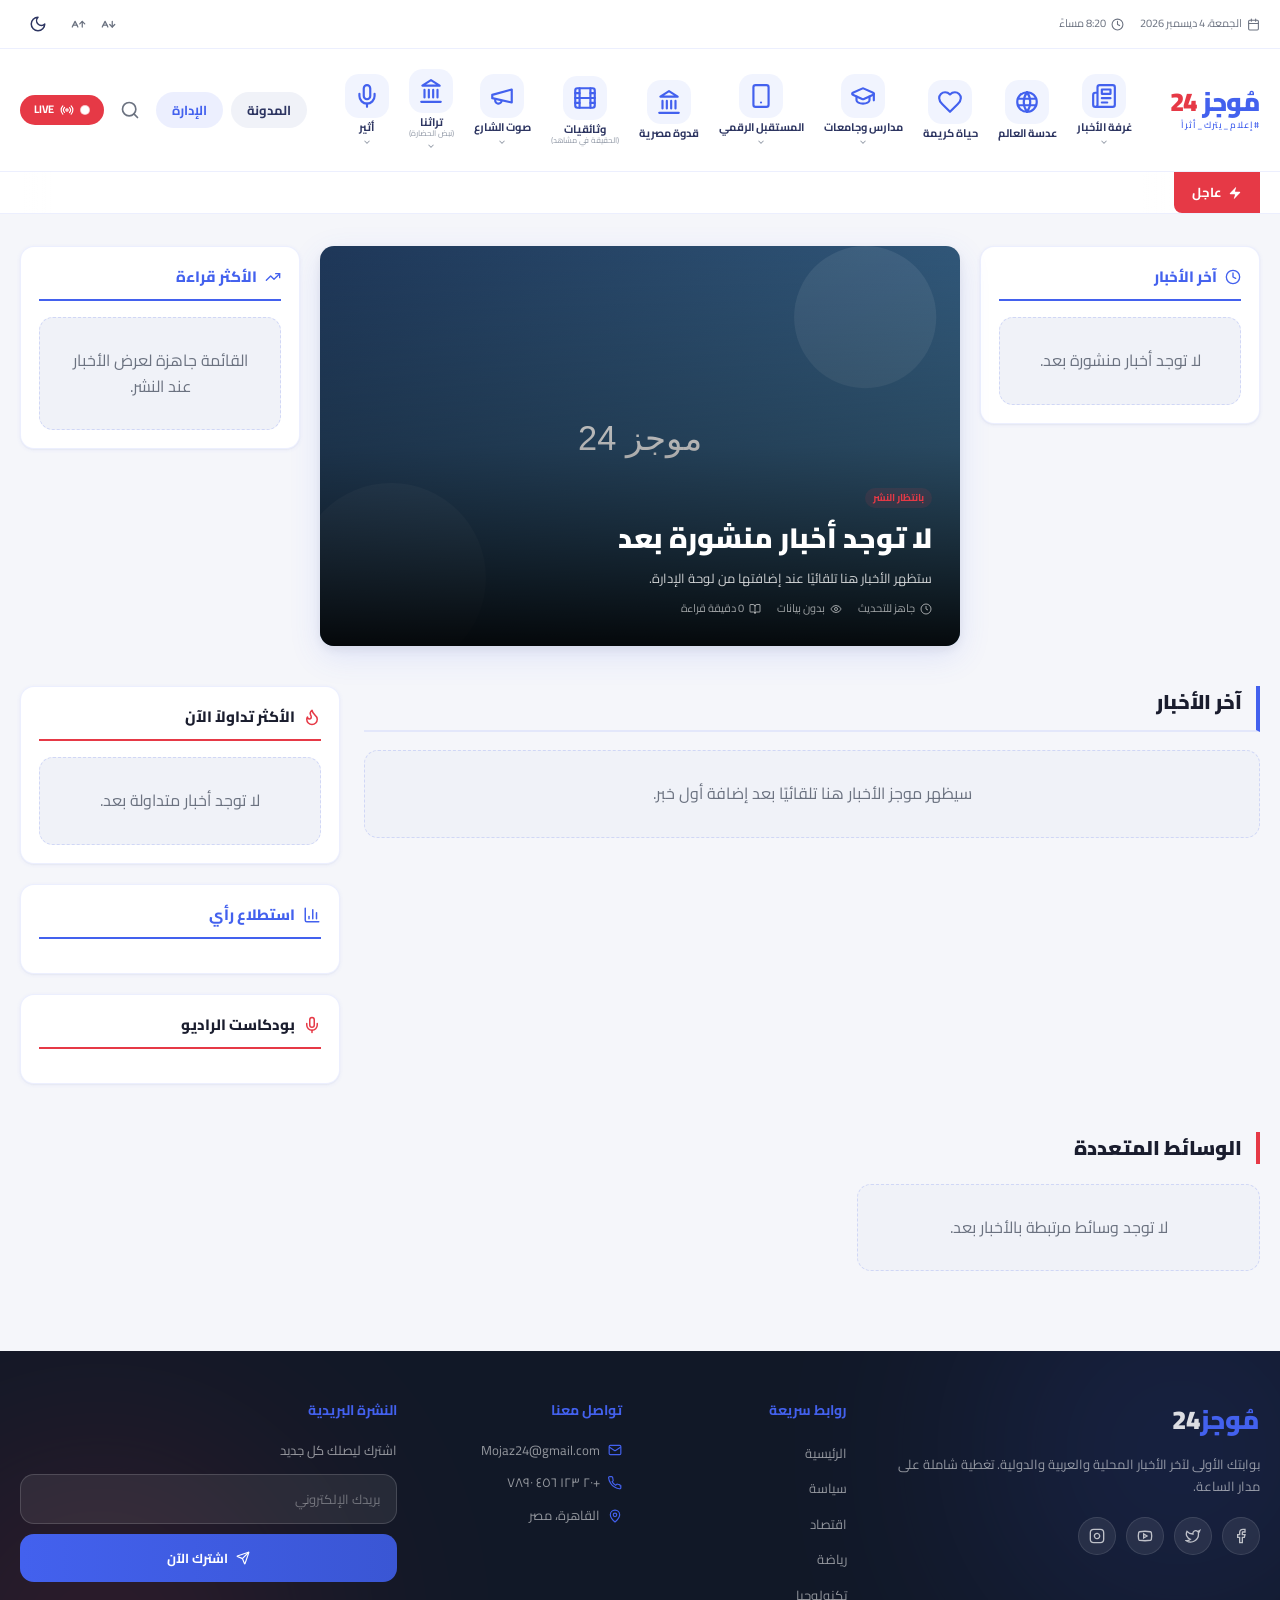
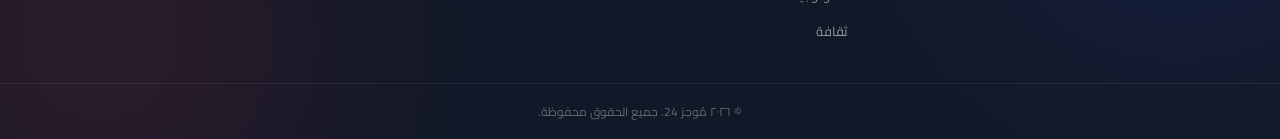
<file: index.htm>
<!DOCTYPE html>
<html lang="ar" dir="rtl">
<head>
  <meta charset="UTF-8">
  <meta name="viewport" content="width=device-width, initial-scale=1.0">
  <title>مُوجز 24 | أخبار عربية على مدار الساعة</title>
  <meta name="description" content="بوابتك الأولى لآخر الأخبار المحلية والعربية والدولية مع راديو حي وبودكاست متميز">
  <script>
    (function () {
      try {
        var theme = localStorage.getItem('mojaz24-theme') || 'light';
        var fontScale = parseFloat(localStorage.getItem('mojaz24-font') || '1');
        var root = document.documentElement;
        root.setAttribute('data-theme', theme);
        root.style.colorScheme = theme === 'dark' ? 'dark' : 'light';
        if (!Number.isNaN(fontScale)) {
          root.style.fontSize = (Math.max(0.85, Math.min(1.3, fontScale)) * 16) + 'px';
        }
      } catch (e) {}
    })();
  </script>
  <style>
    html[data-theme="dark"],
    html[data-theme="dark"] body {
      background-color: #0d1117;
      color: #e6edf3;
    }

    html[data-theme="light"],
    html[data-theme="light"] body {
      background-color: #f5f6fa;
      color: #1a1d2e;
    }
  </style>
  <link rel="preconnect" href="https://fonts.googleapis.com">
  <link rel="preconnect" href="https://fonts.gstatic.com" crossorigin>
  <link href="https://fonts.googleapis.com/css2?family=Cairo:wght@400;500;600;700;800;900&family=Readex+Pro:wght@300;400;500;600;700&display=swap" rel="stylesheet">
  <link rel="icon" type="image/svg+xml" href="favicon.svg">
  <link rel="stylesheet" href="style.css">
</head>
<body>
 
  <!-- Reading Progress Bar -->
  <div class="reading-progress" id="readingProgress"></div>
 
  <!-- Side Ads (desktop only) -->
  <div class="side-ad side-ad-left">
    <div class="ad-label">إعلان</div>
    <div class="ad-image-wrap">
      <div class="ad-img-placeholder" style="background: linear-gradient(135deg, #1a1a2e 0%, #16213e 50%, #0f3460 100%);">
        <div class="ad-content-overlay">
          <p class="ad-title">المتحف المصري الكبير</p>
          <p class="ad-sub">اكتشف حضارة 7000 سنة - تذاكر مخفضة</p>
          <div class="ad-btn">احجز الآن</div>
        </div>
      </div>
    </div>
  </div>
 
  <div class="side-ad side-ad-right">
    <div class="ad-label">إعلان</div>
    <div class="ad-image-wrap">
      <div class="ad-img-placeholder" style="background: linear-gradient(135deg, #2d1b69 0%, #11998e 100%);">
        <div class="ad-content-overlay">
          <p class="ad-title">مستشفى الشفا والقلب</p>
          <p class="ad-sub">أحدث تقنيات جراحة القلب - رعاية متكاملة</p>
          <div class="ad-btn">تواصل معنا</div>
        </div>
      </div>
    </div>
  </div>
 
  <!-- ===== HEADER ===== -->
  <header class="site-header" id="siteHeader">
    <!-- Top utility bar -->
    <div class="header-top">
      <div class="container">
        <div class="header-top-inner">
          <div class="header-meta">
            <span class="meta-item">
              <svg xmlns="http://www.w3.org/2000/svg" width="13" height="13" viewBox="0 0 24 24" fill="none" stroke="currentColor" stroke-width="2" stroke-linecap="round" stroke-linejoin="round"><path d="M8 2v4"/><path d="M16 2v4"/><rect width="18" height="18" x="3" y="4" rx="2"/><path d="M3 10h18"/></svg>
              <span id="currentDate">الثلاثاء، 9 أبريل 2026</span>
            </span>
            <span class="meta-item">
              <svg xmlns="http://www.w3.org/2000/svg" width="13" height="13" viewBox="0 0 24 24" fill="none" stroke="currentColor" stroke-width="2" stroke-linecap="round" stroke-linejoin="round"><circle cx="12" cy="12" r="10"/><polyline points="12 6 12 12 16 14"/></svg>
              <span id="currentTime">9:29 مساءً</span>
            </span>
          </div>
          <div class="header-controls">
            <div class="font-size-controls">
              <button class="ctrl-btn" id="fontDecrease" title="تصغير الخط">
                <svg xmlns="http://www.w3.org/2000/svg" width="15" height="15" viewBox="0 0 24 24" fill="none" stroke="currentColor" stroke-width="2" stroke-linecap="round" stroke-linejoin="round"><path d="M3.5 13h6"/><path d="m2 16 4.5-9 4.5 9"/><path d="M18 7v9"/><path d="m14 12 4 4 4-4"/></svg>
              </button>
              <button class="ctrl-btn" id="fontIncrease" title="تكبير الخط">
                <svg xmlns="http://www.w3.org/2000/svg" width="15" height="15" viewBox="0 0 24 24" fill="none" stroke="currentColor" stroke-width="2" stroke-linecap="round" stroke-linejoin="round"><path d="M3.5 13h6"/><path d="m2 16 4.5-9 4.5 9"/><path d="M18 16V7"/><path d="m14 11 4-4 4 4"/></svg>
              </button>
            </div>
            <!-- Dark/Light Mode Toggle -->
            <button class="theme-toggle" id="themeToggle" title="تغيير المظهر" aria-label="تبديل الوضع الداكن">
              <div class="toggle-icon sun-icon">
                <svg xmlns="http://www.w3.org/2000/svg" width="18" height="18" viewBox="0 0 24 24" fill="none" stroke="currentColor" stroke-width="2" stroke-linecap="round" stroke-linejoin="round"><circle cx="12" cy="12" r="4"/><path d="M12 2v2"/><path d="M12 20v2"/><path d="m4.93 4.93 1.41 1.41"/><path d="m17.66 17.66 1.41 1.41"/><path d="M2 12h2"/><path d="M20 12h2"/><path d="m6.34 17.66-1.41 1.41"/><path d="m19.07 4.93-1.41 1.41"/></svg>
              </div>
              <div class="toggle-icon moon-icon">
                <svg xmlns="http://www.w3.org/2000/svg" width="18" height="18" viewBox="0 0 24 24" fill="none" stroke="currentColor" stroke-width="2" stroke-linecap="round" stroke-linejoin="round"><path d="M12 3a6 6 0 0 0 9 9 9 9 0 1 1-9-9Z"/></svg>
              </div>
            </button>
          </div>
        </div>
      </div>
    </div>
 
    <!-- Main nav bar -->
    <div class="header-main">
      <div class="container">
        <div class="header-main-inner">
          <!-- Logo -->
          <div class="site-logo">
            <h1 class="logo-text">
              <span class="logo-primary">مُوجز</span><span class="logo-accent"> 24</span>
            </h1>
            <p class="logo-tagline">#إعلام_يترك_أثراً</p>
          </div>
 
          <!-- Navigation (desktop) — matches screenshots exactly -->
          <nav class="main-nav" id="mainNav">
 
            <!-- غرفة الأخبار — with large dropdown -->
            <div class="nav-group has-dropdown">
              <button class="nav-item nav-btn">
                <span class="nav-icon">
                  <svg xmlns="http://www.w3.org/2000/svg" width="26" height="26" viewBox="0 0 24 24" fill="none" stroke="currentColor" stroke-width="2" stroke-linecap="round" stroke-linejoin="round"><path d="M4 22h16a2 2 0 0 0 2-2V4a2 2 0 0 0-2-2H8a2 2 0 0 0-2 2v16a2 2 0 0 1-2 2Zm0 0a2 2 0 0 1-2-2v-9c0-1.1.9-2 2-2h2"/><path d="M18 14h-8"/><path d="M15 18h-5"/><path d="M10 6h8v4h-8V6Z"/></svg>
                </span>
                <span class="nav-label">غرفة الأخبار</span>
                <svg class="nav-chevron" xmlns="http://www.w3.org/2000/svg" width="10" height="10" viewBox="0 0 24 24" fill="none" stroke="currentColor" stroke-width="2.5"><path d="m6 9 6 6 6-6"/></svg>
              </button>
              <div class="nav-dropdown">
                <div class="dropdown-section">
                  <span class="dropdown-section-title">أخبار الساعة</span>
                  <a href="category.html?cat=عاجل" class="dropdown-item">عاجل</a>
                  <a href="category.html?cat=عالمي" class="dropdown-item">عالمي</a>
                  <a href="category.html?cat=سياسة" class="dropdown-item">سياسة</a>
                  <a href="category.html?cat=اقتصاد" class="dropdown-item">اقتصاد</a>
                </div>
                <div class="dropdown-divider"></div>
                <div class="dropdown-section">
                  <span class="dropdown-section-title">أخبار المنوعات</span>
                  <a href="category.html?cat=رياضة" class="dropdown-item">رياضة</a>
                  <a href="category.html?cat=فن" class="dropdown-item">فن</a>
                  <a href="category.html?cat=صحة" class="dropdown-item">صحة</a>
                  <a href="category.html?cat=ثقافة" class="dropdown-item">ثقافة</a>
                  <a href="category.html?cat=مقالات" class="dropdown-item">مقالات</a>
                  <a href="category.html?cat=تقارير" class="dropdown-item">تقارير</a>
                  <a href="category.html?cat=أسعار وأسواق" class="dropdown-item">أسعار وأسواق</a>
                  <a href="category.html?cat=دين وحياة" class="dropdown-item">دين وحياة</a>
                  <a href="category.html?cat=سياحة وطيران" class="dropdown-item">سياحة وطيران</a>
                  <a href="category.html?cat=كاريكاتير" class="dropdown-item">كاريكاتير</a>
                </div>
              </div>
            </div>

            <!-- عدسة العالم -->
            <div class="nav-group">
              <a href="category.html?cat=عدسة العالم" class="nav-item">
                <span class="nav-icon">
                  <svg xmlns="http://www.w3.org/2000/svg" width="26" height="26" viewBox="0 0 24 24" fill="none" stroke="currentColor" stroke-width="2" stroke-linecap="round" stroke-linejoin="round"><circle cx="12" cy="12" r="9"/><path d="M3.6 9h16.8"/><path d="M3.6 15h16.8"/><path d="M12 3a15 15 0 0 1 0 18"/><path d="M12 3a15 15 0 0 0 0 18"/></svg>
                </span>
                <span class="nav-label">عدسة العالم</span>
              </a>
            </div>

            <!-- حياة كريمة — no dropdown -->
            <div class="nav-group">
              <a href="category.html?cat=حياة كريمة" class="nav-item">
                <span class="nav-icon">
                  <svg xmlns="http://www.w3.org/2000/svg" width="26" height="26" viewBox="0 0 24 24" fill="none" stroke="currentColor" stroke-width="2" stroke-linecap="round" stroke-linejoin="round"><path d="M19 14c1.49-1.46 3-3.21 3-5.5A5.5 5.5 0 0 0 16.5 3c-1.76 0-3 .5-4.5 2-1.5-1.5-2.74-2-4.5-2A5.5 5.5 0 0 0 2 8.5c0 2.3 1.5 4.05 3 5.5l7 7Z"/></svg>
                </span>
                <span class="nav-label">حياة كريمة</span>
              </a>
            </div>
 
            <!-- مدارس وجامعات — with dropdown -->
            <div class="nav-group has-dropdown">
              <button class="nav-item nav-btn">
                <span class="nav-icon">
                  <svg xmlns="http://www.w3.org/2000/svg" width="26" height="26" viewBox="0 0 24 24" fill="none" stroke="currentColor" stroke-width="2" stroke-linecap="round" stroke-linejoin="round"><path d="M21.42 10.922a1 1 0 0 0-.019-1.838L12.83 5.18a2 2 0 0 0-1.66 0L2.6 9.08a1 1 0 0 0 0 1.832l8.57 3.908a2 2 0 0 0 1.66 0z"/><path d="M22 10v6"/><path d="M6 12.5V16a6 3 0 0 0 12 0v-3.5"/></svg>
                </span>
                <span class="nav-label">مدارس وجامعات</span>
                <svg class="nav-chevron" xmlns="http://www.w3.org/2000/svg" width="10" height="10" viewBox="0 0 24 24" fill="none" stroke="currentColor" stroke-width="2.5"><path d="m6 9 6 6 6-6"/></svg>
              </button>
              <div class="nav-dropdown">
                <a href="category.html?cat=كواليس التعليم" class="dropdown-item">كواليس التعليم</a>
                <a href="category.html?cat=سينما التعليم" class="dropdown-item">سينما التعليم</a>
              </div>
            </div>
 
            <!-- المستقبل الرقمي — with dropdown -->
            <div class="nav-group has-dropdown">
              <button class="nav-item nav-btn">
                <span class="nav-icon">
                  <svg xmlns="http://www.w3.org/2000/svg" width="26" height="26" viewBox="0 0 24 24" fill="none" stroke="currentColor" stroke-width="2" stroke-linecap="round" stroke-linejoin="round"><rect width="14" height="20" x="5" y="2" rx="2" ry="2"/><path d="M12 18h.01"/></svg>
                </span>
                <span class="nav-label">المستقبل الرقمي</span>
                <svg class="nav-chevron" xmlns="http://www.w3.org/2000/svg" width="10" height="10" viewBox="0 0 24 24" fill="none" stroke="currentColor" stroke-width="2.5"><path d="m6 9 6 6 6-6"/></svg>
              </button>
              <div class="nav-dropdown">
                <a href="category.html?cat=كود الخبر" class="dropdown-item">كود الخبر</a>
                <a href="category.html?cat=عين التقنية" class="dropdown-item">عين التقنية</a>
              </div>
            </div>
 
            <!-- قدوة مصرية — no dropdown -->
            <div class="nav-group">
              <a href="category.html?cat=قدوة مصرية" class="nav-item">
                <span class="nav-icon">
                  <svg xmlns="http://www.w3.org/2000/svg" width="26" height="26" viewBox="0 0 24 24" fill="none" stroke="currentColor" stroke-width="2" stroke-linecap="round" stroke-linejoin="round"><line x1="3" x2="21" y1="22" y2="22"/><line x1="6" x2="6" y1="18" y2="11"/><line x1="10" x2="10" y1="18" y2="11"/><line x1="14" x2="14" y1="18" y2="11"/><line x1="18" x2="18" y1="18" y2="11"/><polygon points="12 2 20 7 4 7"/></svg>
                </span>
                <span class="nav-label">قدوة مصرية</span>
              </a>
            </div>
 
            <!-- وثائقيات — NO dropdown, no arrow -->
            <div class="nav-group">
              <a href="category.html?cat=وثائقيات" class="nav-item">
                <span class="nav-icon">
                  <svg xmlns="http://www.w3.org/2000/svg" width="26" height="26" viewBox="0 0 24 24" fill="none" stroke="currentColor" stroke-width="2" stroke-linecap="round" stroke-linejoin="round"><rect width="18" height="18" x="3" y="3" rx="2"/><path d="M7 3v18"/><path d="M3 7.5h4"/><path d="M3 12h18"/><path d="M3 16.5h4"/><path d="M17 3v18"/><path d="M17 7.5h4"/><path d="M17 16.5h4"/></svg>
                </span>
                <span class="nav-label">وثائقيات</span>
                <span class="nav-sublabel">(الحقيقة في مشاهد)</span>
              </a>
            </div>
 
            <!-- صوت الشارع — with dropdown -->
            <div class="nav-group has-dropdown">
              <button class="nav-item nav-btn">
                <span class="nav-icon">
                  <svg xmlns="http://www.w3.org/2000/svg" width="26" height="26" viewBox="0 0 24 24" fill="none" stroke="currentColor" stroke-width="2" stroke-linecap="round" stroke-linejoin="round"><path d="m3 11 18-5v12L3 14v-3z"/><path d="M11.6 16.8a3 3 0 1 1-5.8-1.6"/></svg>
                </span>
                <span class="nav-label">صوت الشارع</span>
                <svg class="nav-chevron" xmlns="http://www.w3.org/2000/svg" width="10" height="10" viewBox="0 0 24 24" fill="none" stroke="currentColor" stroke-width="2.5"><path d="m6 9 6 6 6-6"/></svg>
              </button>
              <div class="nav-dropdown">
                <a href="category.html?cat=حوادث" class="dropdown-item">حوادث</a>
                <a href="category.html?cat=عين الحقيقة" class="dropdown-item">عين الحقيقة</a>
              </div>
            </div>
 
            <!-- تراثنا — with dropdown -->
            <div class="nav-group has-dropdown">
              <button class="nav-item nav-btn">
                <span class="nav-icon">
                  <svg xmlns="http://www.w3.org/2000/svg" width="26" height="26" viewBox="0 0 24 24" fill="none" stroke="currentColor" stroke-width="2" stroke-linecap="round" stroke-linejoin="round"><line x1="3" x2="21" y1="22" y2="22"/><line x1="6" x2="6" y1="18" y2="11"/><line x1="10" x2="10" y1="18" y2="11"/><line x1="14" x2="14" y1="18" y2="11"/><line x1="18" x2="18" y1="18" y2="11"/><polygon points="12 2 20 7 4 7"/></svg>
                </span>
                <span class="nav-label">تراثنا</span>
                <span class="nav-sublabel">(نبض الحضارة)</span>
                <svg class="nav-chevron" xmlns="http://www.w3.org/2000/svg" width="10" height="10" viewBox="0 0 24 24" fill="none" stroke="currentColor" stroke-width="2.5"><path d="m6 9 6 6 6-6"/></svg>
              </button>
              <div class="nav-dropdown">
                <a href="category.html?cat=أصل الحكاية" class="dropdown-item">أصل الحكاية</a>
                <a href="category.html?cat=حكاية وكادر" class="dropdown-item">حكاية وكادر</a>
              </div>
            </div>
 
            <!-- أثير — with dropdown (Radio On Air + بودكاست) -->
            <div class="nav-group has-dropdown">
              <button class="nav-item nav-btn">
                <span class="nav-icon">
                  <svg xmlns="http://www.w3.org/2000/svg" width="26" height="26" viewBox="0 0 24 24" fill="none" stroke="currentColor" stroke-width="2" stroke-linecap="round" stroke-linejoin="round"><path d="M12 2a3 3 0 0 0-3 3v7a3 3 0 0 0 6 0V5a3 3 0 0 0-3-3Z"/><path d="M19 10v2a7 7 0 0 1-14 0v-2"/><line x1="12" x2="12" y1="19" y2="22"/></svg>
                </span>
                <span class="nav-label">أثير</span>
                <svg class="nav-chevron" xmlns="http://www.w3.org/2000/svg" width="10" height="10" viewBox="0 0 24 24" fill="none" stroke="currentColor" stroke-width="2.5"><path d="m6 9 6 6 6-6"/></svg>
              </button>
              <div class="nav-dropdown">
                <a href="category.html?cat=Radio%20On%20Air" class="dropdown-item dropdown-item-radio">
                  <span class="radio-live-dot"></span>
                  Radio On Air
                </a>
                <a href="category.html?cat=بودكاست" class="dropdown-item dropdown-item-podcast">
                  <svg xmlns="http://www.w3.org/2000/svg" width="14" height="14" viewBox="0 0 24 24" fill="none" stroke="currentColor" stroke-width="2"><path d="M3 14h3a2 2 0 0 1 2 2v3a2 2 0 0 1-2 2H5a2 2 0 0 1-2-2v-7a9 9 0 0 1 18 0v7a2 2 0 0 1-2 2h-1a2 2 0 0 1-2-2v-3a2 2 0 0 1 2-2h3"/></svg>
                  بودكاست
                </a>
              </div>
            </div>
 
          </nav>
 
          <!-- Header actions -->
          <div class="header-actions">
            <a href="blog.html" class="blog-btn">المدونة</a>
            <a href="admin.html" class="blog-btn" style="background:rgba(67,97,238,0.1);color:var(--primary);">الإدارة</a>
            <button class="search-btn" id="searchToggle">
              <svg xmlns="http://www.w3.org/2000/svg" width="20" height="20" viewBox="0 0 24 24" fill="none" stroke="currentColor" stroke-width="2" stroke-linecap="round" stroke-linejoin="round"><circle cx="11" cy="11" r="8"/><path d="m21 21-4.3-4.3"/></svg>
            </button>
            <a href="category.html?cat=Radio%20On%20Air" class="live-btn">
              <span class="live-dot">
                <span class="ping"></span>
                <span class="dot"></span>
              </span>
              <svg xmlns="http://www.w3.org/2000/svg" width="14" height="14" viewBox="0 0 24 24" fill="none" stroke="currentColor" stroke-width="2" stroke-linecap="round" stroke-linejoin="round"><path d="M4.9 19.1C1 15.2 1 8.8 4.9 4.9"/><path d="M7.8 16.2c-2.3-2.3-2.3-6.1 0-8.5"/><circle cx="12" cy="12" r="2"/><path d="M16.2 7.8c2.3 2.3 2.3 6.1 0 8.5"/><path d="M19.1 4.9C23 8.8 23 15.1 19.1 19"/></svg>
              LIVE
            </a>
            <!-- Hamburger for mobile -->
            <button class="hamburger" id="hamburger" aria-label="القائمة">
              <span></span><span></span><span></span>
            </button>
          </div>
        </div>
      </div>
    </div>
 
    <!-- Search overlay -->
    <div class="search-overlay" id="searchOverlay">
      <div class="container">
        <div class="search-inner">
          <input type="search" placeholder="ابحث في الأخبار..." id="searchInput" class="search-input">
          <button class="search-close" id="searchClose">
            <svg xmlns="http://www.w3.org/2000/svg" width="20" height="20" viewBox="0 0 24 24" fill="none" stroke="currentColor" stroke-width="2"><path d="M18 6 6 18"/><path d="m6 6 12 12"/></svg>
          </button>
        </div>
      </div>
    </div>
  </header>
 
  <!-- ===== BREAKING NEWS TICKER ===== -->
  <div class="breaking-news">
    <div class="container">
      <div class="breaking-inner">
        <div class="breaking-label">
          <svg xmlns="http://www.w3.org/2000/svg" width="14" height="14" viewBox="0 0 24 24" fill="currentColor" stroke="currentColor" stroke-width="0"><path d="M4 14a1 1 0 0 1-.78-1.63l9.9-10.2a.5.5 0 0 1 .86.46l-1.92 6.02A1 1 0 0 0 13 10h7a1 1 0 0 1 .78 1.63l-9.9 10.2a.5.5 0 0 1-.86-.46l1.92-6.02A1 1 0 0 0 11 14z"/></svg>
          عاجل
        </div>
        <div class="ticker-wrap">
          <div class="ticker-track" id="tickerTrack">
            <!-- Ticker items will be injected dynamically -->
          </div>
        </div>
      </div>
    </div>
  </div>
 
  <!-- ===== MAIN CONTENT ===== -->
  <main class="site-main">
    <div class="container">
 
      <!-- Hero Grid -->
      <section class="hero-section">
        <!-- Left column: Latest news -->
        <aside class="latest-sidebar" data-animate>
          <div class="card-widget">
            <h3 class="widget-title">
              <svg xmlns="http://www.w3.org/2000/svg" width="16" height="16" viewBox="0 0 24 24" fill="none" stroke="currentColor" stroke-width="2" stroke-linecap="round" stroke-linejoin="round"><circle cx="12" cy="12" r="10"/><polyline points="12 6 12 12 16 14"/></svg>
              آخر الأخبار
            </h3>
            <div class="latest-list">
              <!-- Latest news items will be injected dynamically -->
            </div>
          </div>
        </aside>
 
        <!-- Center: Hero article -->
        <div class="hero-article" data-animate>
          <article class="hero-card">
            <div class="hero-img-wrap">
              <img src="" alt="" loading="lazy" class="hero-img" id="heroImg">
              <div class="hero-gradient"></div>
              <div class="hero-content">
                <span class="tag tag-urgent hero-tag" id="heroTag"></span>
                <h2 class="hero-title" id="heroTitle"></h2>
                <p class="hero-excerpt" id="heroExcerpt"></p>
                <div class="hero-meta" id="heroMeta">
                  <span class="meta-item"><svg xmlns="http://www.w3.org/2000/svg" width="12" height="12" viewBox="0 0 24 24" fill="none" stroke="currentColor" stroke-width="2"><circle cx="12" cy="12" r="10"/><polyline points="12 6 12 12 16 14"/></svg><span id="heroDate"></span></span>
                  <span class="meta-item"><svg xmlns="http://www.w3.org/2000/svg" width="12" height="12" viewBox="0 0 24 24" fill="none" stroke="currentColor" stroke-width="2"><path d="M2.062 12.348a1 1 0 0 1 0-.696 10.75 10.75 0 0 1 19.876 0 1 1 0 0 1 0 .696 10.75 10.75 0 0 1-19.876 0"/><circle cx="12" cy="12" r="3"/></svg><span id="heroViews"></span></span>
                  <span class="meta-item"><svg xmlns="http://www.w3.org/2000/svg" width="12" height="12" viewBox="0 0 24 24" fill="none" stroke="currentColor" stroke-width="2"><path d="M12 7v14"/><path d="M3 18a1 1 0 0 1-1-1V4a1 1 0 0 1 1-1h5a4 4 0 0 1 4 4 4 4 0 0 1 4-4h5a1 1 0 0 1 1 1v13a1 1 0 0 1-1 1h-6a3 3 0 0 0-3 3 3 3 0 0 0-3-3z"/></svg><span id="heroReadTime"></span></span>
                </div>
              </div>
            </div>
          </article>
        </div>
 
        <!-- Right column: Most read -->
        <aside class="most-read-sidebar" data-animate>
          <div class="card-widget">
            <h3 class="widget-title">
              <svg xmlns="http://www.w3.org/2000/svg" width="16" height="16" viewBox="0 0 24 24" fill="none" stroke="currentColor" stroke-width="2" stroke-linecap="round" stroke-linejoin="round"><polyline points="22 7 13.5 15.5 8.5 10.5 2 17"/><polyline points="16 7 22 7 22 13"/></svg>
              الأكثر قراءة
            </h3>
            <div class="most-read-list">
              <!-- Most read items will be injected dynamically -->
            </div>
          </div>
        </aside>
      </section>
 
      <!-- News + Sidebar Section -->
      <section class="content-section">
        <!-- Main news feed -->
        <div class="news-feed">
          <h2 class="section-title">آخر الأخبار</h2>
                    <div class="news-list" id="newsFeed">
            <!-- News articles will be injected dynamically -->
          </div>
        </div>

        <!-- Sidebar widgets -->
        <aside class="content-sidebar">
 
          <!-- Trending -->
          <div class="card-widget" data-animate>
            <h3 class="widget-title widget-title-accent">
              <svg xmlns="http://www.w3.org/2000/svg" width="18" height="18" viewBox="0 0 24 24" fill="none" stroke="currentColor" stroke-width="2" stroke-linecap="round" stroke-linejoin="round"><path d="M8.5 14.5A2.5 2.5 0 0 0 11 12c0-1.38-.5-2-1-3-1.072-2.143-.224-4.054 2-6 .5 2.5 2 4.9 4 6.5 2 1.6 3 3.5 3 5.5a7 7 0 1 1-14 0c0-1.153.433-2.294 1-3a2.5 2.5 0 0 0 2.5 2.5z"/></svg>
              الأكثر تداولاً الآن
            </h3>
                        <div class="trending-list" id="trendingList">
              <!-- Trending items will be injected dynamically -->
            </div>
          </div>

          <!-- Poll widget -->
          <div class="card-widget poll-widget" data-animate>
            <h3 class="widget-title">
              <svg xmlns="http://www.w3.org/2000/svg" width="18" height="18" viewBox="0 0 24 24" fill="none" stroke="currentColor" stroke-width="2" stroke-linecap="round" stroke-linejoin="round"><path d="M3 3v16a2 2 0 0 0 2 2h16"/><path d="M18 17V9"/><path d="M13 17V5"/><path d="M8 17v-3"/></svg>
              استطلاع رأي
            </h3>
            <p class="poll-question" id="pollQuestion"></p>
                        <div class="poll-options" id="pollOptions">
              <!-- Poll options will be injected dynamically -->
            </div>
          </div>

          <!-- Podcast widget -->
          <div class="card-widget" data-animate>
            <h3 class="widget-title widget-title-accent">
              <svg xmlns="http://www.w3.org/2000/svg" width="18" height="18" viewBox="0 0 24 24" fill="none" stroke="currentColor" stroke-width="2" stroke-linecap="round" stroke-linejoin="round"><path d="M12 2a3 3 0 0 0-3 3v7a3 3 0 0 0 6 0V5a3 3 0 0 0-3-3Z"/><path d="M19 10v2a7 7 0 0 1-14 0v-2"/><line x1="12" x2="12" y1="19" y2="22"/></svg>
              بودكاست الراديو
            </h3>
                          <div class="podcast-list" id="podcastList">
                <!-- Podcast items will be injected dynamically -->
              </div>
          </div>

        </aside>
      </section>
 
      <!-- Media Section -->
      <section class="media-section">
        <h2 class="section-title section-title-accent">الوسائط المتعددة</h2>
                <div class="media-grid" id="mediaGrid">
          <!-- Media cards will be injected dynamically -->
        </div>
      </section>
 
    </div>
  </main>
 
  <!-- ===== FOOTER ===== -->
  <footer class="site-footer">
    <div class="footer-bg-glow footer-glow-right"></div>
    <div class="footer-bg-glow footer-glow-left"></div>
    <div class="container">
      <div class="footer-grid">
        <div class="footer-brand">
          <h2 class="footer-logo"><span class="logo-primary">مُوجز</span><span>24</span></h2>
          <p class="footer-desc">بوابتك الأولى لآخر الأخبار المحلية والعربية والدولية. تغطية شاملة على مدار الساعة.</p>
          <div class="social-links">
            <a href="#" class="social-link" aria-label="فيسبوك">
              <svg xmlns="http://www.w3.org/2000/svg" width="16" height="16" viewBox="0 0 24 24" fill="none" stroke="currentColor" stroke-width="2"><path d="M18 2h-3a5 5 0 0 0-5 5v3H7v4h3v8h4v-8h3l1-4h-4V7a1 1 0 0 1 1-1h3z"/></svg>
            </a>
            <a href="#" class="social-link" aria-label="تويتر">
              <svg xmlns="http://www.w3.org/2000/svg" width="16" height="16" viewBox="0 0 24 24" fill="none" stroke="currentColor" stroke-width="2"><path d="M22 4s-.7 2.1-2 3.4c1.6 10-9.4 17.3-18 11.6 2.2.1 4.4-.6 6-2C3 15.5.5 9.6 3 5c2.2 2.6 5.6 4.1 9 4-.9-4.2 4-6.6 7-3.8 1.1 0 3-1.2 3-1.2z"/></svg>
            </a>
            <a href="#" class="social-link" aria-label="يوتيوب">
              <svg xmlns="http://www.w3.org/2000/svg" width="16" height="16" viewBox="0 0 24 24" fill="none" stroke="currentColor" stroke-width="2"><path d="M2.5 17a24.12 24.12 0 0 1 0-10 2 2 0 0 1 1.4-1.4 49.56 49.56 0 0 1 16.2 0A2 2 0 0 1 21.5 7a24.12 24.12 0 0 1 0 10 2 2 0 0 1-1.4 1.4 49.55 49.55 0 0 1-16.2 0A2 2 0 0 1 2.5 17"/><path d="m10 15 5-3-5-3z"/></svg>
            </a>
            <a href="#" class="social-link" aria-label="انستجرام">
              <svg xmlns="http://www.w3.org/2000/svg" width="16" height="16" viewBox="0 0 24 24" fill="none" stroke="currentColor" stroke-width="2"><rect width="20" height="20" x="2" y="2" rx="5" ry="5"/><path d="M16 11.37A4 4 0 1 1 12.63 8 4 4 0 0 1 16 11.37z"/><line x1="17.5" x2="17.51" y1="6.5" y2="6.5"/></svg>
            </a>
          </div>
        </div>
        <div class="footer-links">
          <h3>روابط سريعة</h3>
          <ul>
            <li><a href="#">الرئيسية</a></li>
            <li><a href="#">سياسة</a></li>
            <li><a href="#">اقتصاد</a></li>
            <li><a href="#">رياضة</a></li>
            <li><a href="#">تكنولوجيا</a></li>
            <li><a href="#">ثقافة</a></li>
          </ul>
        </div>
        <div class="footer-contact">
          <h3>تواصل معنا</h3>
          <div class="contact-list">
            <p><svg xmlns="http://www.w3.org/2000/svg" width="14" height="14" viewBox="0 0 24 24" fill="none" stroke="currentColor" stroke-width="2"><rect width="20" height="16" x="2" y="4" rx="2"/><path d="m22 7-8.97 5.7a1.94 1.94 0 0 1-2.06 0L2 7"/></svg><a href="/cdn-cgi/l/email-protection" class="__cf_email__" data-cfemail="e881868e87a88587828992dadcc68b8785">Mojaz24@gmail.com</a></p>
            <p><svg xmlns="http://www.w3.org/2000/svg" width="14" height="14" viewBox="0 0 24 24" fill="none" stroke="currentColor" stroke-width="2"><path d="M22 16.92v3a2 2 0 0 1-2.18 2 19.79 19.79 0 0 1-8.63-3.07A19.5 19.5 0 0 1 4.15 11.9a19.79 19.79 0 0 1-3.07-8.67A2 2 0 0 1 3.06 1h3a2 2 0 0 1 2 1.72A12.84 12.84 0 0 0 8.76 6.53a2 2 0 0 1-.45 2.11L7.09 9.91a16 16 0 0 0 6 6l1.27-1.27a2 2 0 0 1 2.11-.45 12.84 12.84 0 0 0 2.81.7A2 2 0 0 1 21 16.92z"/></svg>+٢٠ ١٢٣ ٤٥٦ ٧٨٩٠</p>
            <p><svg xmlns="http://www.w3.org/2000/svg" width="14" height="14" viewBox="0 0 24 24" fill="none" stroke="currentColor" stroke-width="2"><path d="M20 10c0 4.993-5.539 10.193-7.399 11.799a1 1 0 0 1-1.202 0C9.539 20.193 4 14.993 4 10a8 8 0 0 1 16 0"/><circle cx="12" cy="10" r="3"/></svg>القاهرة، مصر</p>
          </div>
        </div>
        <div class="footer-newsletter">
          <h3>النشرة البريدية</h3>
          <p>اشترك ليصلك كل جديد</p>
          <form class="newsletter-form" onsubmit="return subscribeNewsletter(event)">
            <input type="email" placeholder="بريدك الإلكتروني" required class="newsletter-input">
            <button type="submit" class="newsletter-btn">
              <svg xmlns="http://www.w3.org/2000/svg" width="14" height="14" viewBox="0 0 24 24" fill="none" stroke="currentColor" stroke-width="2"><path d="M14.536 21.686a.5.5 0 0 0 .937-.024l6.5-19a.496.496 0 0 0-.635-.635l-19 6.5a.5.5 0 0 0-.024.937l7.93 3.18a2 2 0 0 1 1.112 1.11z"/><path d="m21.854 2.147-10.94 10.939"/></svg>
              اشترك الآن
            </button>
          </form>
        </div>
      </div>
    </div>
    <div class="footer-bottom">
      <div class="container">
        <p>© ٢٠٢٦ مُوجز 24. جميع الحقوق محفوظة.</p>
      </div>
    </div>
  </footer>
 
  <!-- Toast notification -->
  <div class="toast" id="toast"></div>
 
  <!-- Mobile nav overlay -->
  <div class="mobile-nav-overlay" id="mobileNavOverlay"></div>
  <nav class="mobile-nav" id="mobileNav">
    <div class="mobile-nav-header">
      <h2 class="logo-text"><span class="logo-primary">مُوجز</span><span class="logo-accent"> 24</span></h2>
      <button class="mobile-nav-close" id="mobileNavClose" aria-label="إغلاق القائمة">✕</button>
    </div>
    <a href="blog.html" class="mobile-nav-link">المدونة</a>

    <div class="mobile-nav-section has-children">
      <button class="mobile-nav-link mobile-nav-toggle" type="button" aria-expanded="false">
        <span>غرفة الأخبار</span>
        <svg class="mobile-nav-chevron" xmlns="http://www.w3.org/2000/svg" width="14" height="14" viewBox="0 0 24 24" fill="none" stroke="currentColor" stroke-width="2.5"><path d="m6 9 6 6 6-6"/></svg>
      </button>
      <div class="mobile-submenu">
        <div class="mobile-submenu-inner">
          <a href="category.html?cat=عاجل" class="mobile-submenu-link">عاجل</a>
          <a href="category.html?cat=عالمي" class="mobile-submenu-link">عالمي</a>
          <a href="category.html?cat=سياسة" class="mobile-submenu-link">سياسة</a>
          <a href="category.html?cat=اقتصاد" class="mobile-submenu-link">اقتصاد</a>
          <a href="category.html?cat=رياضة" class="mobile-submenu-link">رياضة</a>
          <a href="category.html?cat=فن" class="mobile-submenu-link">فن</a>
          <a href="category.html?cat=صحة" class="mobile-submenu-link">صحة</a>
          <a href="category.html?cat=ثقافة" class="mobile-submenu-link">ثقافة</a>
          <a href="category.html?cat=مقالات" class="mobile-submenu-link">مقالات</a>
          <a href="category.html?cat=تقارير" class="mobile-submenu-link">تقارير</a>
          <a href="category.html?cat=أسعار وأسواق" class="mobile-submenu-link">أسعار وأسواق</a>
          <a href="category.html?cat=دين وحياة" class="mobile-submenu-link">دين وحياة</a>
          <a href="category.html?cat=سياحة وطيران" class="mobile-submenu-link">سياحة وطيران</a>
          <a href="category.html?cat=كاريكاتير" class="mobile-submenu-link">كاريكاتير</a>
        </div>
      </div>
    </div>

    <a href="category.html?cat=عدسة العالم" class="mobile-nav-link">عدسة العالم</a>
    <a href="category.html?cat=حياة كريمة" class="mobile-nav-link">حياة كريمة</a>
    <div class="mobile-nav-section has-children">
      <button class="mobile-nav-link mobile-nav-toggle" type="button" aria-expanded="false">
        <span>مدارس وجامعات</span>
        <svg class="mobile-nav-chevron" xmlns="http://www.w3.org/2000/svg" width="14" height="14" viewBox="0 0 24 24" fill="none" stroke="currentColor" stroke-width="2.5"><path d="m6 9 6 6 6-6"/></svg>
      </button>
      <div class="mobile-submenu">
        <div class="mobile-submenu-inner">
          <a href="category.html?cat=كواليس التعليم" class="mobile-submenu-link">كواليس التعليم</a>
          <a href="category.html?cat=سينما التعليم" class="mobile-submenu-link">سينما التعليم</a>
        </div>
      </div>
    </div>
    <div class="mobile-nav-section has-children">
      <button class="mobile-nav-link mobile-nav-toggle" type="button" aria-expanded="false">
        <span>المستقبل الرقمي</span>
        <svg class="mobile-nav-chevron" xmlns="http://www.w3.org/2000/svg" width="14" height="14" viewBox="0 0 24 24" fill="none" stroke="currentColor" stroke-width="2.5"><path d="m6 9 6 6 6-6"/></svg>
      </button>
      <div class="mobile-submenu">
        <div class="mobile-submenu-inner">
          <a href="category.html?cat=كود الخبر" class="mobile-submenu-link">كود الخبر</a>
          <a href="category.html?cat=عين التقنية" class="mobile-submenu-link">عين التقنية</a>
        </div>
      </div>
    </div>
    <a href="category.html?cat=قدوة مصرية" class="mobile-nav-link">قدوة مصرية</a>
    <a href="category.html?cat=وثائقيات" class="mobile-nav-link">وثائقيات</a>
    <div class="mobile-nav-section has-children">
      <button class="mobile-nav-link mobile-nav-toggle" type="button" aria-expanded="false">
        <span>صوت الشارع</span>
        <svg class="mobile-nav-chevron" xmlns="http://www.w3.org/2000/svg" width="14" height="14" viewBox="0 0 24 24" fill="none" stroke="currentColor" stroke-width="2.5"><path d="m6 9 6 6 6-6"/></svg>
      </button>
      <div class="mobile-submenu">
        <div class="mobile-submenu-inner">
          <a href="category.html?cat=حوادث" class="mobile-submenu-link">حوادث</a>
          <a href="category.html?cat=عين الحقيقة" class="mobile-submenu-link">عين الحقيقة</a>
        </div>
      </div>
    </div>
    <div class="mobile-nav-section has-children">
      <button class="mobile-nav-link mobile-nav-toggle" type="button" aria-expanded="false">
        <span>تراثنا</span>
        <svg class="mobile-nav-chevron" xmlns="http://www.w3.org/2000/svg" width="14" height="14" viewBox="0 0 24 24" fill="none" stroke="currentColor" stroke-width="2.5"><path d="m6 9 6 6 6-6"/></svg>
      </button>
      <div class="mobile-submenu">
        <div class="mobile-submenu-inner">
          <a href="category.html?cat=أصل الحكاية" class="mobile-submenu-link">أصل الحكاية</a>
          <a href="category.html?cat=حكاية وكادر" class="mobile-submenu-link">حكاية وكادر</a>
        </div>
      </div>
    </div>
    <div class="mobile-nav-section has-children">
      <button class="mobile-nav-link mobile-nav-toggle" type="button" aria-expanded="false">
        <span>أثير</span>
        <svg class="mobile-nav-chevron" xmlns="http://www.w3.org/2000/svg" width="14" height="14" viewBox="0 0 24 24" fill="none" stroke="currentColor" stroke-width="2.5"><path d="m6 9 6 6 6-6"/></svg>
      </button>
      <div class="mobile-submenu">
        <div class="mobile-submenu-inner">
          <a href="category.html?cat=Radio%20On%20Air" class="mobile-submenu-link">Radio On Air</a>
          <a href="category.html?cat=بودكاست" class="mobile-submenu-link">بودكاست</a>
        </div>
      </div>
    </div>
  </nav>
 
  <script src="script.js"></script>
  <script src="api.js"></script>
  <script src="news-store.js"></script>
  <script src="home-news.js"></script>
</body>
</html>
</file>
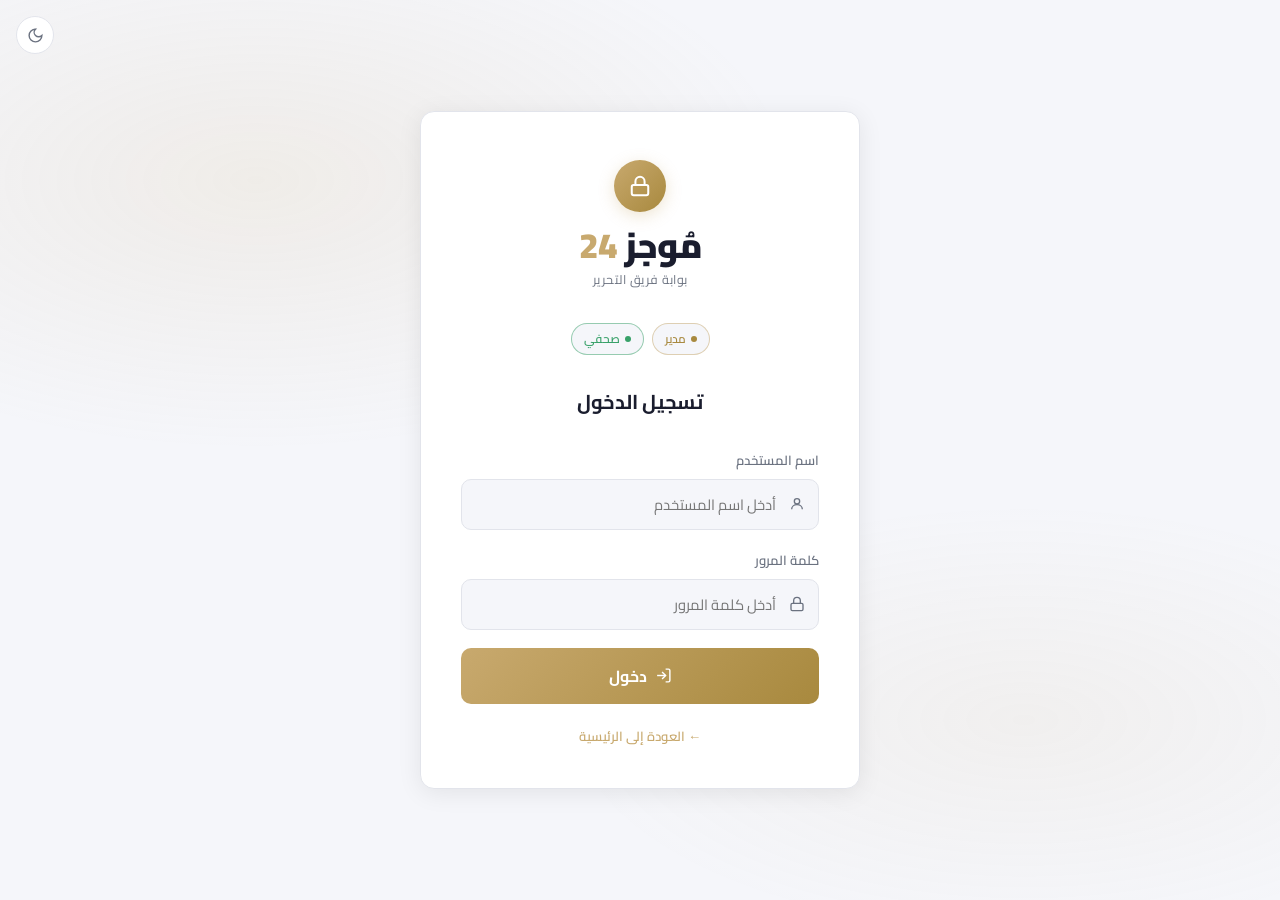
<file: admin.html>
<!DOCTYPE html>
<html lang="ar" dir="rtl">
<head>
  <meta charset="UTF-8">
  <meta name="viewport" content="width=device-width, initial-scale=1.0">
  <title>مُوجز 24 | إدارة الأخبار</title>
  <meta name="description" content="إدارة أخبار موجز 24 محلياً عبر المتصفح فقط">
  <script src="admin-guard.js"></script>
  <script>
    (function () {
      try {
        var theme = localStorage.getItem('mojaz24-theme') || 'light';
        var fontScale = parseFloat(localStorage.getItem('mojaz24-font') || '1');
        var root = document.documentElement;
        root.setAttribute('data-theme', theme);
        root.style.colorScheme = theme === 'dark' ? 'dark' : 'light';
        if (!Number.isNaN(fontScale)) {
          root.style.fontSize = (Math.max(0.85, Math.min(1.3, fontScale)) * 16) + 'px';
        }
      } catch (e) {}
    })();
  </script>
  <style>
    html[data-theme="dark"],
    html[data-theme="dark"] body {
      background-color: #0d1117;
      color: #e6edf3;
    }

    html[data-theme="light"],
    html[data-theme="light"] body {
      background-color: #f5f6fa;
      color: #1a1d2e;
    }
  </style>
  <link rel="preconnect" href="https://fonts.googleapis.com">
  <link rel="preconnect" href="https://fonts.gstatic.com" crossorigin>
  <link href="https://fonts.googleapis.com/css2?family=Cairo:wght@400;500;600;700;800;900&family=Readex+Pro:wght@300;400;500;600;700&display=swap" rel="stylesheet">
  <link rel="icon" type="image/svg+xml" href="favicon.svg">
  <link rel="stylesheet" href="style.css">
</head>
<body class="blog-page">
  <div class="reading-progress" id="readingProgress"></div>

  <header class="site-header" id="siteHeader">
    <div class="header-top">
      <div class="container">
        <div class="header-top-inner">
          <div class="header-meta">
            <span class="meta-item">
              <svg xmlns="http://www.w3.org/2000/svg" width="13" height="13" viewBox="0 0 24 24" fill="none" stroke="currentColor" stroke-width="2"><path d="M8 2v4"/><path d="M16 2v4"/><rect width="18" height="18" x="3" y="4" rx="2"/><path d="M3 10h18"/></svg>
              <span id="currentDate"></span>
            </span>
            <span class="meta-item">
              <svg xmlns="http://www.w3.org/2000/svg" width="13" height="13" viewBox="0 0 24 24" fill="none" stroke="currentColor" stroke-width="2"><circle cx="12" cy="12" r="10"/><polyline points="12 6 12 12 16 14"/></svg>
              <span id="currentTime"></span>
            </span>
          </div>
          <div class="header-controls">
            <div class="font-size-controls">
              <button class="ctrl-btn" id="fontDecrease" title="تصغير الخط">
                <svg xmlns="http://www.w3.org/2000/svg" width="15" height="15" viewBox="0 0 24 24" fill="none" stroke="currentColor" stroke-width="2"><path d="M3.5 13h6"/><path d="m2 16 4.5-9 4.5 9"/><path d="M18 7v9"/><path d="m14 12 4 4 4-4"/></svg>
              </button>
              <button class="ctrl-btn" id="fontIncrease" title="تكبير الخط">
                <svg xmlns="http://www.w3.org/2000/svg" width="15" height="15" viewBox="0 0 24 24" fill="none" stroke="currentColor" stroke-width="2"><path d="M3.5 13h6"/><path d="m2 16 4.5-9 4.5 9"/><path d="M18 16V7"/><path d="m14 11 4-4 4 4"/></svg>
              </button>
            </div>
            <button class="theme-toggle" id="themeToggle" title="تغيير المظهر" aria-label="تبديل الوضع الداكن">
              <div class="toggle-icon sun-icon">
                <svg xmlns="http://www.w3.org/2000/svg" width="18" height="18" viewBox="0 0 24 24" fill="none" stroke="currentColor" stroke-width="2"><circle cx="12" cy="12" r="4"/><path d="M12 2v2"/><path d="M12 20v2"/><path d="m4.93 4.93 1.41 1.41"/><path d="m17.66 17.66 1.41 1.41"/><path d="M2 12h2"/><path d="M20 12h2"/><path d="m6.34 17.66-1.41 1.41"/><path d="m19.07 4.93-1.41 1.41"/></svg>
              </div>
              <div class="toggle-icon moon-icon">
                <svg xmlns="http://www.w3.org/2000/svg" width="18" height="18" viewBox="0 0 24 24" fill="none" stroke="currentColor" stroke-width="2"><path d="M12 3a6 6 0 0 0 9 9 9 9 0 1 1-9-9Z"/></svg>
              </div>
            </button>
          </div>
        </div>
      </div>
    </div>

    <div class="header-main">
      <div class="container">
        <div class="header-main-inner">
          <a class="site-logo" href="index.html" aria-label="العودة إلى الرئيسية">
            <h1 class="logo-text">
              <span class="logo-primary">مُوجز</span><span class="logo-accent"> 24</span>
            </h1>
            <p class="logo-tagline">#إعلام_يترك_أثراً</p>
          </a>

          <nav class="main-nav">
            <div class="nav-group">
              <a href="index.html" class="nav-item">
                <span class="nav-icon">
                  <svg xmlns="http://www.w3.org/2000/svg" width="26" height="26" viewBox="0 0 24 24" fill="none" stroke="currentColor" stroke-width="2"><path d="M4 22h16a2 2 0 0 0 2-2V4a2 2 0 0 0-2-2H8a2 2 0 0 0-2 2v16a2 2 0 0 1-2 2Zm0 0a2 2 0 0 1-2-2v-9c0-1.1.9-2 2-2h2"/><path d="M18 14h-8"/><path d="M15 18h-5"/><path d="M10 6h8v4h-8V6Z"/></svg>
                </span>
                <span class="nav-label">الرئيسية</span>
              </a>
            </div>
            <div class="nav-group">
              <a href="blog.html" class="nav-item">
                <span class="nav-icon">
                  <svg xmlns="http://www.w3.org/2000/svg" width="26" height="26" viewBox="0 0 24 24" fill="none" stroke="currentColor" stroke-width="2"><path d="M14 4h6v6"/><path d="m10 20-6-6"/><path d="M20 10a8 8 0 1 0-8 8h8"/><path d="M8 12h8"/><path d="M12 8v8"/></svg>
                </span>
                <span class="nav-label">المدونة</span>
              </a>
            </div>
            <div class="nav-group">
              <a href="admin.html" class="nav-item active">
                <span class="nav-icon">
                  <svg xmlns="http://www.w3.org/2000/svg" width="26" height="26" viewBox="0 0 24 24" fill="none" stroke="currentColor" stroke-width="2"><path d="M12 20h9"/><path d="M16.5 3.5a2.12 2.12 0 0 1 3 3L7 19l-4 1 1-4Z"/></svg>
                </span>
                <span class="nav-label">الإدارة</span>
              </a>
            </div>
          </nav>

          <div class="header-actions">
            <a href="blog.html" class="blog-btn">المدونة</a>
            <a href="admin.html" class="blog-btn active">الإدارة</a>
            <button class="search-btn" id="searchToggle" type="button">
              <svg xmlns="http://www.w3.org/2000/svg" width="20" height="20" viewBox="0 0 24 24" fill="none" stroke="currentColor" stroke-width="2"><circle cx="11" cy="11" r="8"/><path d="m21 21-4.3-4.3"/></svg>
            </button>
          </div>
        </div>
      </div>
    </div>

    <div class="search-overlay" id="searchOverlay">
      <div class="container">
        <div class="search-inner">
          <input type="search" placeholder="ابحث في الأخبار..." id="searchInput" class="search-input">
          <button class="search-close" id="searchClose" type="button">
            <svg xmlns="http://www.w3.org/2000/svg" width="20" height="20" viewBox="0 0 24 24" fill="none" stroke="currentColor" stroke-width="2"><path d="M18 6 6 18"/><path d="m6 6 12 12"/></svg>
          </button>
        </div>
      </div>
    </div>
  </header>

  <main class="site-main blog-main">
    <div class="container">
      <section class="blog-shell" data-animate>
        <div class="section-header blog-header">
          <div>
            <span class="section-badge">الإدارة</span>
            <h2 class="section-title">لوحة الأخبار</h2>
          </div>
          <div style="display:flex;align-items:center;gap:12px;flex-wrap:wrap;">
            <span class="comments-count" id="newsCount">0 خبر</span>
            <a href="index.html" class="admin-link-btn">
              <svg xmlns="http://www.w3.org/2000/svg" width="14" height="14" viewBox="0 0 24 24" fill="none" stroke="currentColor" stroke-width="2"><path d="M5 12h14"/><path d="m12 5 7 7-7 7"/></svg>
              معاينة الرئيسية
            </a>
          </div>
        </div>

        <div class="admin-stats">
          <div class="admin-stat-card">
            <span class="admin-stat-num" id="statTotal">0</span>
            <span class="admin-stat-label">إجمالي الأخبار</span>
          </div>
          <div class="admin-stat-card" id="statCatCards"></div>
        </div>

        <section class="blog-card admin-form-card" id="adminFormCard">
          <div class="admin-form-header">
            <h3 id="formTitle">إضافة خبر جديد</h3>
            <button class="admin-cancel-btn" id="cancelEditBtn" type="button" style="display:none;">
              <svg xmlns="http://www.w3.org/2000/svg" width="14" height="14" viewBox="0 0 24 24" fill="none" stroke="currentColor" stroke-width="2"><path d="M18 6 6 18"/><path d="m6 6 12 12"/></svg>
              إلغاء التعديل
            </button>
          </div>

          <form id="adminNewsForm" class="admin-form">
            <input type="hidden" id="editNewsId">

            <div class="admin-form-row">
              <div class="admin-field">
                <label for="newsTitle">عنوان الخبر</label>
                <input id="newsTitle" class="admin-input" type="text" placeholder="اكتب عنوان الخبر" required>
              </div>
              <div class="admin-field">
                <label for="newsCategory">التصنيف</label>
          <select id="newsCategory" class="admin-input admin-select" required>
  <option value="">اختر التصنيف</option>

  <optgroup label="── غرفة الأخبار ──">
    <option value="عاجل">عاجل</option>
    <option value="عالمي">عالمي</option>
    <option value="سياسة">سياسة</option>
    <option value="اقتصاد">اقتصاد</option>
    <option value="رياضة">رياضة</option>
    <option value="فن">فن</option>
    <option value="صحة">صحة</option>
    <option value="ثقافة">ثقافة</option>
    <option value="مقالات">مقالات</option>
    <option value="تقارير">تقارير</option>
    <option value="أسعار وأسواق">أسعار وأسواق</option>
    <option value="دين وحياة">دين وحياة</option>
    <option value="سياحة وطيران">سياحة وطيران</option>
    <option value="كاريكاتير">كاريكاتير</option>
  </optgroup>

  <optgroup label="── أقسام خاصة ──">
    <option value="عدسة العالم">عدسة العالم</option>
    <option value="حياة كريمة">حياة كريمة</option>
    <option value="قدوة مصرية">قدوة مصرية</option>
    <option value="وثائقيات">وثائقيات</option>
  </optgroup>

  <optgroup label="── مدارس وجامعات ──">
    <option value="كواليس التعليم">كواليس التعليم</option>
    <option value="سينما التعليم">سينما التعليم</option>
  </optgroup>

  <optgroup label="── المستقبل الرقمي ──">
    <option value="كود الخبر">كود الخبر</option>
    <option value="عين التقنية">عين التقنية</option>
  </optgroup>

  <optgroup label="── صوت الشارع ──">
    <option value="حوادث">حوادث</option>
    <option value="عين الحقيقة">عين الحقيقة</option>
  </optgroup>

  <optgroup label="── تراثنا ──">
    <option value="أصل الحكاية">أصل الحكاية</option>
    <option value="حكاية وكادر">حكاية وكادر</option>
  </optgroup>

  <optgroup label="── أثير ──">
    <option value="Radio On Air">Radio On Air</option>
    <option value="بودكاست">بودكاست</option>
  </optgroup>

</select>
              </div>
            </div>

            <div class="admin-field">
              <label for="newsContent">محتوى الخبر</label>
              <textarea id="newsContent" class="admin-input admin-textarea" rows="7" placeholder="اكتب المحتوى. يمكنك استخدام فواصل الأسطر بين الفقرات." required></textarea>
            </div>

            <div class="admin-form-row">
              <div class="admin-field">
                <label for="newsImage">صورة الغلاف</label>
                <div class="admin-upload-wrap">
                  <input id="newsImage" class="admin-file-input" type="file" accept="image/*">
                  <label class="admin-upload-label" for="newsImage">
                    <svg xmlns="http://www.w3.org/2000/svg" width="15" height="15" viewBox="0 0 24 24" fill="none" stroke="currentColor" stroke-width="2"><path d="M21 15v4a2 2 0 0 1-2 2H5a2 2 0 0 1-2-2v-4"/><polyline points="17 8 12 3 7 8"/><line x1="12" x2="12" y1="3" y2="15"/></svg>
                    <span id="imageFileName">اختر صورة...</span>
                  </label>
                  <div class="admin-img-preview" id="imagePreview"></div>
                </div>
              </div>

              <div class="admin-field">
                <label>صور داخل المحتوى <span class="admin-field-hint">اختيارية — يمكن إضافة أكثر من صورة</span></label>
                <div class="admin-upload-wrap">
                  <input id="newsContentImages" class="admin-file-input" type="file" accept="image/*" multiple>
                  <label class="admin-upload-label" for="newsContentImages">
                    <svg xmlns="http://www.w3.org/2000/svg" width="15" height="15" viewBox="0 0 24 24" fill="none" stroke="currentColor" stroke-width="2"><path d="M21 15v4a2 2 0 0 1-2 2H5a2 2 0 0 1-2-2v-4"/><polyline points="17 8 12 3 7 8"/><line x1="12" x2="12" y1="3" y2="15"/></svg>
                    <span id="contentImagesFileName">اختر صورة أو أكثر للمحتوى...</span>
                  </label>
                  <div class="admin-multi-img-preview" id="contentImagesPreview" style="display:flex;flex-wrap:wrap;gap:8px;margin-top:10px;"></div>
                </div>
              </div>
            </div>

            <div class="admin-form-row">
              <div class="admin-field">
                <label for="newsVideo">رابط فيديو <span class="admin-field-hint">اختياري</span></label>
                <input id="newsVideo" class="admin-input" type="url" placeholder="https://example.com/video">
              </div>

              <div class="admin-field">
                <label for="newsVideoFile">رفع فيديو <span class="admin-field-hint">اختياري</span></label>
                <div class="admin-upload-wrap">
                  <input id="newsVideoFile" class="admin-file-input" type="file" accept="video/*">
                  <label class="admin-upload-label" for="newsVideoFile">
                    <svg xmlns="http://www.w3.org/2000/svg" width="15" height="15" viewBox="0 0 24 24" fill="none" stroke="currentColor" stroke-width="2"><path d="M21 15v4a2 2 0 0 1-2 2H5a2 2 0 0 1-2-2v-4"/><polyline points="17 8 12 3 7 8"/><line x1="12" x2="12" y1="3" y2="15"/></svg>
                    <span id="videoFileName">اختر ملف فيديو...</span>
                  </label>
                  <div class="admin-video-preview" id="videoFilePreview"></div>
                </div>
              </div>
            </div>
<div class="admin-field">
  <label for="newsAudioFile">رفع تسجيل صوتي <span class="admin-field-hint">اختياري</span></label>
  <div class="admin-upload-wrap">
    <input id="newsAudioFile" class="admin-file-input" type="file" accept="audio/*">
    <label class="admin-upload-label" for="newsAudioFile">
      <svg xmlns="http://www.w3.org/2000/svg" width="15" height="15" viewBox="0 0 24 24"
           fill="none" stroke="currentColor" stroke-width="2">
        <path d="M12 2a3 3 0 0 0-3 3v7a3 3 0 0 0 6 0V5a3 3 0 0 0-3-3Z"/>
        <path d="M19 10v2a7 7 0 0 1-14 0v-2"/>
        <line x1="12" x2="12" y1="19" y2="22"/>
      </svg>
      <span id="audioFileName">اختر ملف صوتي...</span>
    </label>
    <div class="admin-audio-preview" id="audioFilePreview"></div>
  </div>
</div>
            <div class="admin-field">
              <label>تسجيل فيديو من المتصفح <span class="admin-field-hint">اختياري</span></label>
              <div class="admin-record-wrap">
                <div class="admin-record-controls">
                  <button id="startRecordBtn" class="admin-record-btn" type="button">
                    <svg xmlns="http://www.w3.org/2000/svg" width="14" height="14" viewBox="0 0 24 24" fill="currentColor"><circle cx="12" cy="12" r="8"/></svg>
                    بدء التسجيل
                  </button>
                  <button id="stopRecordBtn" class="admin-record-btn admin-record-stop" type="button" style="display:none;">
                    <svg xmlns="http://www.w3.org/2000/svg" width="14" height="14" viewBox="0 0 24 24" fill="currentColor"><rect x="6" y="6" width="12" height="12" rx="2"/></svg>
                    إيقاف التسجيل
                  </button>
                  <span id="recordTimer" class="admin-record-timer" style="display:none;">00:00</span>
                  <button id="clearRecordBtn" class="admin-cancel-btn" type="button" style="display:none;">مسح التسجيل</button>
                </div>
                <video id="recordPreview" class="admin-record-preview" autoplay muted playsinline style="display:none;"></video>
                <video id="recordedVideoPreview" class="admin-record-preview" controls playsinline style="display:none;"></video>
              </div>
            </div>

            <div class="comment-form-actions">
              <button id="submitBtn" type="submit" class="newsletter-btn blog-submit-btn">
                <svg xmlns="http://www.w3.org/2000/svg" width="15" height="15" viewBox="0 0 24 24" fill="none" stroke="currentColor" stroke-width="2"><path d="M12 5v14"/><path d="M5 12h14"/></svg>
                نشر الخبر
              </button>
            </div>
          </form>
        </section>

        <section class="blog-card comments-feed-card">
          <div class="comments-header">
            <h3>الأخبار المنشورة</h3>
            <select id="filterCategory" class="admin-input admin-select" style="max-width:220px;">
              <option value="">كل التصنيفات</option>
            </select>
          </div>
          <div class="admin-news-feed" id="adminNewsFeed"></div>
        </section>
      </section>
    </div>
  </main>

  <footer class="site-footer">
    <div class="footer-bg-glow footer-glow-right"></div>
    <div class="footer-bg-glow footer-glow-left"></div>
    <div class="container">
      <div class="footer-grid">
        <div class="footer-brand">
          <h2 class="footer-logo"><span class="logo-primary">مُوجز</span><span>24</span></h2>
        </div>
        <div class="footer-links">
          <h3>روابط سريعة</h3>
          <ul>
            <li><a href="index.html">الرئيسية</a></li>
            <li><a href="blog.html">المدونة</a></li>
            <li><a href="category.html">التصنيفات</a></li>
          </ul>
        </div>
      </div>
    </div>
    <div class="footer-bottom">
      <div class="container">
        <p>© 2026 مُوجز 24. جميع الحقوق محفوظة.</p>
      </div>
    </div>
  </footer>

  <div class="toast" id="toast"></div>

 <script src="api.js"></script>        <!-- الأول دايماً -->
<script src="Auth.js"></script>
<script src="news-store.js"></script>
<script src="admin.js"></script>
<script src="Admin_session_bar.js"></script>
<script src="script.js"></script>
</body>
</html>
</file>
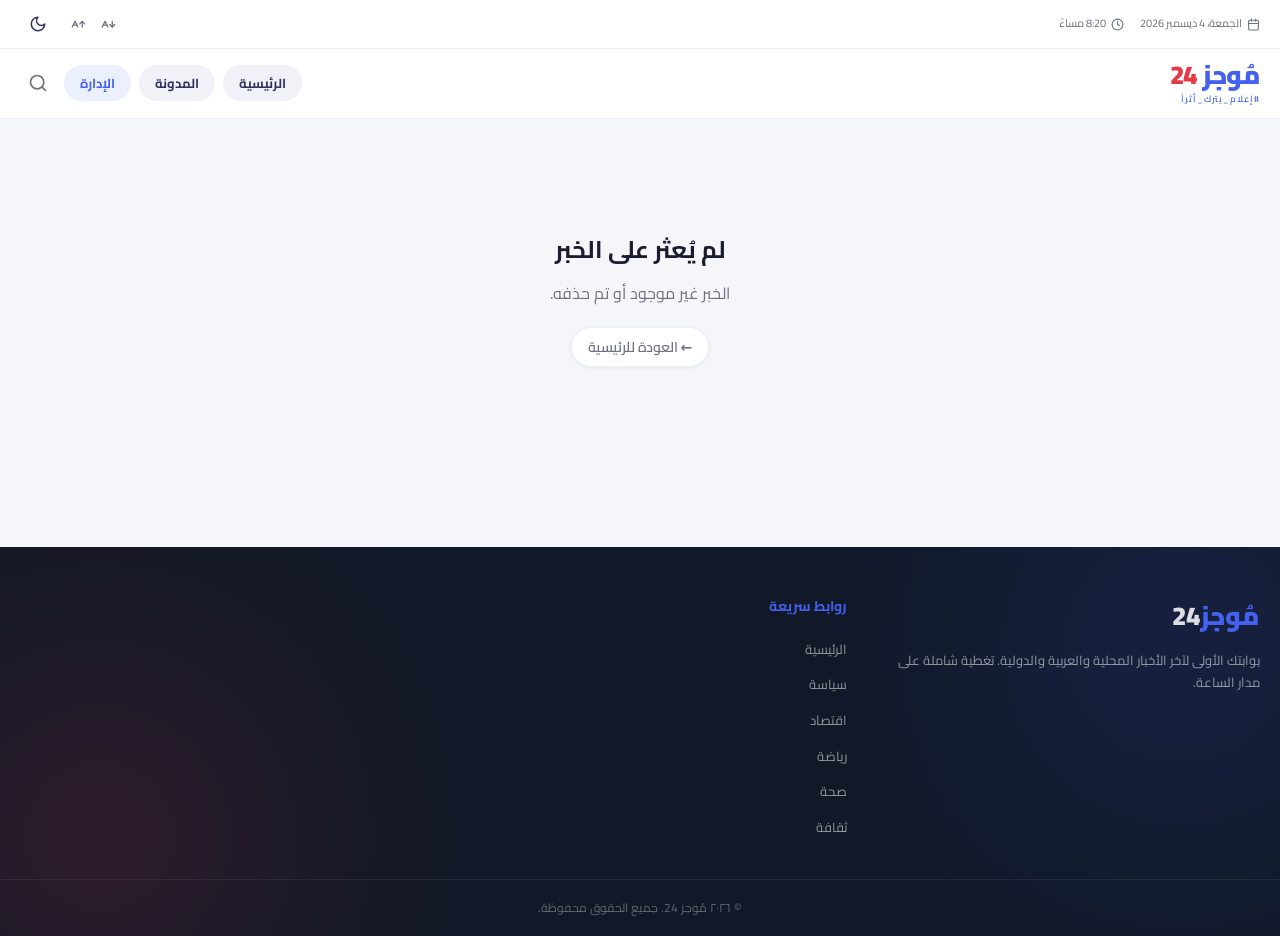
<file: article.html>
<!DOCTYPE html>
<html lang="ar" dir="rtl">
<head>
  <meta charset="UTF-8">
  <meta name="viewport" content="width=device-width, initial-scale=1.0">
  <title>مُوجز 24 | قراءة الخبر</title>
  <meta name="description" content="اقرأ الخبر كاملاً على مُوجز 24">
  <script>
    (function () {
      try {
        var theme = localStorage.getItem('mojaz24-theme') || 'light';
        var fontScale = parseFloat(localStorage.getItem('mojaz24-font') || '1');
        var root = document.documentElement;
        root.setAttribute('data-theme', theme);
        root.style.colorScheme = theme === 'dark' ? 'dark' : 'light';
        if (!Number.isNaN(fontScale)) {
          root.style.fontSize = (Math.max(0.85, Math.min(1.3, fontScale)) * 16) + 'px';
        }
      } catch (e) {}
    })();
  </script>
  <style>
    html[data-theme="dark"], html[data-theme="dark"] body {
      background-color: #0d1117;
      color: #e6edf3;
    }
    html[data-theme="light"], html[data-theme="light"] body {
      background-color: #f5f6fa;
      color: #1a1d2e;
    }
  </style>
  <link rel="preconnect" href="https://fonts.googleapis.com">
  <link rel="preconnect" href="https://fonts.gstatic.com" crossorigin>
  <link href="https://fonts.googleapis.com/css2?family=Cairo:wght@400;500;600;700;800;900&family=Readex+Pro:wght@300;400;500;600;700&display=swap" rel="stylesheet">
  <link rel="icon" type="image/svg+xml" href="favicon.svg">
  <link rel="stylesheet" href="style.css">
  <style>
    /* ===== ARTICLE PAGE STYLES — FULL REWRITE ===== */

    /* Page wrapper: full width, no cramping */
    .article-page {
      width: 100%;
      max-width: 860px;
      margin: 32px auto 80px;
      padding: 0 20px;
      box-sizing: border-box;
    }
    @media (max-width: 768px) { .article-page { padding: 0 14px; margin-top: 20px; } }
    @media (max-width: 480px) { .article-page { padding: 0 10px; margin-top: 16px; } }

    /* Back button */
    .back-btn {
      display: inline-flex;
      align-items: center;
      gap: 8px;
      color: var(--text-muted, #6b7280);
      font-size: 0.88rem;
      font-weight: 600;
      text-decoration: none;
      margin-bottom: 20px;
      padding: 8px 16px;
      border-radius: 40px;
      background: var(--bg-card, #fff);
      border: 1px solid var(--border);
      box-shadow: 0 1px 4px rgba(0,0,0,.06);
      transition: background 0.2s, transform 0.2s;
    }
    .back-btn:hover { background: var(--bg-muted); transform: translateX(3px); }

    /* Article card: NO overflow hidden — let content breathe */
    .article-card {
      background: var(--bg-card);
      border-radius: 16px;
      box-shadow: 0 4px 32px rgba(0,0,0,.08);
      border: 1px solid var(--border);
      width: 100%;
      box-sizing: border-box;
      overflow: visible;   /* CRITICAL: was hidden, which clipped content */
    }

    /* Hero image — full width, no overflow clip needed */
    .article-hero-wrap {
      border-radius: 16px 16px 0 0;
      overflow: hidden;
      width: 100%;
    }
    .article-hero-img {
      width: 100%;
      max-height: 480px;
      object-fit: cover;
      display: block;
    }
    @media (max-width: 640px) { .article-hero-img { max-height: 230px; } }
    @media (max-width: 400px) { .article-hero-img { max-height: 190px; } }

    /* Article body: generous, adaptive padding */
    .article-body {
      padding: 36px 44px 44px;
      box-sizing: border-box;
      width: 100%;
      overflow: visible;
    }
    @media (max-width: 900px) { .article-body { padding: 28px 32px 36px; } }
    @media (max-width: 640px) { .article-body { padding: 22px 18px 28px; } }
    @media (max-width: 400px) { .article-body { padding: 16px 12px 22px; } }

    /* Category badge row */
    .article-top-meta {
      display: flex;
      align-items: center;
      gap: 10px;
      margin-bottom: 16px;
      flex-wrap: wrap;
    }

    /* Title — no text clipping, proper wrap */
    .article-title {
      font-size: clamp(1.35rem, 3vw, 2rem);
      font-weight: 900;
      color: var(--text-1);
      line-height: 1.6;
      margin-bottom: 20px;
      word-break: break-word;
      overflow-wrap: anywhere;
      white-space: normal;
    }

    /* Meta bar */
    .article-meta-bar {
      display: flex;
      align-items: center;
      gap: 16px;
      flex-wrap: wrap;
      padding: 14px 0;
      border-top: 1px solid var(--border);
      border-bottom: 1px solid var(--border);
      margin-bottom: 32px;
      color: var(--text-3);
      font-size: 0.85rem;
    }
    .article-meta-bar .meta-item {
      display: flex;
      align-items: center;
      gap: 5px;
      white-space: nowrap;
    }
    .article-meta-bar svg { flex-shrink: 0; opacity: 0.7; }

    /* ── ARTICLE CONTENT ── */
    .article-content {
      color: var(--text-2);
      font-size: 1.08rem;
      line-height: 2.05;
      width: 100%;
      box-sizing: border-box;
      overflow: visible;           /* never clip text */
      word-break: break-word;      /* prevent Arabic overflow */
      overflow-wrap: anywhere;
    }
    .article-content p {
      margin: 0 0 22px;
      white-space: pre-wrap;       /* respect line breaks from textarea */
      word-break: break-word;
      overflow-wrap: anywhere;
    }
    .article-content p:last-of-type { margin-bottom: 0; }

    /* ── CONTENT IMAGES ── all show, none clipped */
    .article-content-image {
      display: block;
      width: 100%;
      height: auto;
      max-height: 500px;
      object-fit: cover;
      border-radius: 12px;
      margin: 28px 0;
      border: 1px solid var(--border);
      box-shadow: 0 4px 20px rgba(0,0,0,.1);
      box-sizing: border-box;
    }
    @media (max-width: 640px) {
      .article-content-image { max-height: 240px; margin: 18px 0; border-radius: 8px; }
    }

    /* ── VIDEO EMBED ── */
    .article-video-wrap {
      position: relative;
      margin: 28px 0;
      border-radius: 12px;
      overflow: hidden;
      background: #000;
      aspect-ratio: 16/9;
      width: 100%;
    }
    .article-video-wrap iframe,
    .article-video-wrap video {
      position: absolute;
      inset: 0;
      width: 100%;
      height: 100%;
      border: none;
    }

    /* ── AUDIO ── */
    .article-audio-wrap {
      margin: 22px 0;
    }
    .article-audio-wrap audio {
      width: 100%;
      border-radius: 8px;
    }

    /* ── SHARE BAR ── */
    .article-share {
      display: flex;
      align-items: center;
      gap: 8px;
      flex-wrap: wrap;
      margin-top: 36px;
      padding-top: 22px;
      border-top: 1px solid var(--border);
    }
    .article-share > span {
      font-weight: 700;
      color: var(--text-1);
      font-size: 0.9rem;
      margin-left: 4px;
    }
    .share-btn {
      display: inline-flex;
      align-items: center;
      gap: 6px;
      padding: 8px 14px;
      border-radius: 40px;
      font-size: 0.82rem;
      font-weight: 700;
      cursor: pointer;
      border: none;
      transition: opacity 0.2s, transform 0.15s;
      text-decoration: none;
      font-family: 'Cairo', sans-serif;
    }
    .share-btn:hover { opacity: 0.85; transform: translateY(-1px); }
    .share-copy      { background: var(--bg-muted, #f1f3f9); color: var(--text-1); border: 1px solid var(--border); }
    .share-facebook  { background: #1877f2; color: #fff; }
    .share-twitter   { background: #1da1f2; color: #fff; }
    .share-whatsapp  { background: #25d366; color: #fff; }
    @media (max-width: 480px) {
      .share-btn { padding: 7px 10px; font-size: .75rem; }
    }

    /* ── NOT FOUND ── */
    .article-not-found {
      text-align: center;
      padding: 80px 20px;
      color: var(--text-3);
    }
    .article-not-found h2 {
      font-size: 1.5rem;
      margin-bottom: 12px;
      color: var(--text-1);
    }

    /* ── RELATED NEWS ── */
    .related-section { margin-top: 40px; }
    .related-section h3 {
      font-size: 1.1rem;
      font-weight: 800;
      color: var(--text-1);
      margin-bottom: 18px;
      display: flex;
      align-items: center;
      gap: 8px;
    }
    .related-section h3::after {
      content: '';
      flex: 1;
      height: 2px;
      background: var(--border);
      border-radius: 2px;
    }
    .related-grid {
      display: grid;
      grid-template-columns: repeat(auto-fill, minmax(200px, 1fr));
      gap: 14px;
    }
    @media (max-width: 480px) { .related-grid { grid-template-columns: 1fr 1fr; gap: 10px; } }
    @media (max-width: 360px) { .related-grid { grid-template-columns: 1fr; } }
    .related-card {
      background: var(--bg-card);
      border-radius: 10px;
      box-shadow: 0 1px 6px rgba(0,0,0,.06);
      border: 1px solid var(--border);
      overflow: hidden;
      text-decoration: none;
      display: block;
      transition: box-shadow 0.2s, transform 0.2s;
    }
    .related-card:hover { box-shadow: 0 6px 20px rgba(0,0,0,.1); transform: translateY(-3px); }
    .related-card img { width: 100%; height: 120px; object-fit: cover; display: block; }
    .related-card-body { padding: 10px 12px 14px; }
    .related-card-body h4 {
      font-size: 0.87rem;
      font-weight: 700;
      color: var(--text-1);
      line-height: 1.5;
      margin-top: 6px;
      word-break: break-word;
    }

    /* ── LOADING SKELETON ── */
    .skeleton {
      background: linear-gradient(90deg, var(--bg-muted) 25%, var(--border) 50%, var(--bg-muted) 75%);
      background-size: 200% 100%;
      animation: shimmer 1.5s infinite;
      border-radius: 6px;
    }
    @keyframes shimmer {
      0% { background-position: 200% 0; }
      100% { background-position: -200% 0; }
    }
  </style>
  <style>
    /* ── article-not-found & related (continued) ── */
    .article-not-found {
      text-align: center;
      padding: 80px 20px;
      color: var(--text-3);
    }
    .article-not-found h2 {
      font-size: 1.5rem;
      margin-bottom: 12px;
      color: var(--text-1);
    }

    /* ── RELATED NEWS ── */
    .related-section { margin-top: 40px; }
    .related-section h3 {
      font-size: 1.1rem;
      font-weight: 800;
      color: var(--text-1);
      margin-bottom: 18px;
      display: flex;
      align-items: center;
      gap: 8px;
    }
    .related-section h3::after {
      content: '';
      flex: 1;
      height: 2px;
      background: var(--border);
      border-radius: 2px;
    }
    .related-grid {
      display: grid;
      grid-template-columns: repeat(auto-fill, minmax(200px, 1fr));
      gap: 14px;
    }
    @media (max-width: 480px) { .related-grid { grid-template-columns: 1fr 1fr; gap: 10px; } }
    @media (max-width: 360px) { .related-grid { grid-template-columns: 1fr; } }
    .related-card {
      background: var(--bg-card);
      border-radius: 10px;
      box-shadow: 0 1px 6px rgba(0,0,0,.06);
      border: 1px solid var(--border);
      overflow: hidden;
      text-decoration: none;
      display: block;
      transition: box-shadow 0.2s, transform 0.2s;
    }
    .related-card:hover { box-shadow: 0 6px 20px rgba(0,0,0,.1); transform: translateY(-3px); }
    .related-card img { width: 100%; height: 120px; object-fit: cover; display: block; }
    .related-card-body { padding: 10px 12px 14px; }
    .related-card-body h4 {
      font-size: 0.87rem;
      font-weight: 700;
      color: var(--text-1);
      line-height: 1.5;
      margin-top: 6px;
      word-break: break-word;
    }

    /* ── LOADING SKELETON ── */
    .skeleton {
      background: linear-gradient(90deg, var(--bg-muted) 25%, var(--border) 50%, var(--bg-muted) 75%);
      background-size: 200% 100%;
      animation: shimmer 1.5s infinite;
      border-radius: 6px;
    }
    @keyframes shimmer {
      0% { background-position: 200% 0; }
      100% { background-position: -200% 0; }
    }
    /* ── Global overflow & mobile fixes ── */
    body { overflow-x: hidden; width: 100%; }
    .site-main { padding: 0 !important; }
    .article-page, .article-card, .article-body, .article-content {
      max-width: 100%;
      box-sizing: border-box;
    }
  </style>
</head>
<body>

  <!-- Reading Progress Bar -->
  <div class="reading-progress" id="readingProgress"></div>

  <!-- ===== HEADER ===== -->
  <header class="site-header" id="siteHeader">
    <div class="header-top">
      <div class="container">
        <div class="header-top-inner">
          <div class="header-meta">
            <span class="meta-item">
              <svg xmlns="http://www.w3.org/2000/svg" width="13" height="13" viewBox="0 0 24 24" fill="none" stroke="currentColor" stroke-width="2" stroke-linecap="round" stroke-linejoin="round"><path d="M8 2v4"/><path d="M16 2v4"/><rect width="18" height="18" x="3" y="4" rx="2"/><path d="M3 10h18"/></svg>
              <span id="currentDate">جاري التحميل...</span>
            </span>
            <span class="meta-item">
              <svg xmlns="http://www.w3.org/2000/svg" width="13" height="13" viewBox="0 0 24 24" fill="none" stroke="currentColor" stroke-width="2" stroke-linecap="round" stroke-linejoin="round"><circle cx="12" cy="12" r="10"/><polyline points="12 6 12 12 16 14"/></svg>
              <span id="currentTime"></span>
            </span>
          </div>
          <div class="header-controls">
            <div class="font-size-controls">
              <button class="ctrl-btn" id="fontDecrease" title="تصغير الخط">
                <svg xmlns="http://www.w3.org/2000/svg" width="15" height="15" viewBox="0 0 24 24" fill="none" stroke="currentColor" stroke-width="2" stroke-linecap="round" stroke-linejoin="round"><path d="M3.5 13h6"/><path d="m2 16 4.5-9 4.5 9"/><path d="M18 7v9"/><path d="m14 12 4 4 4-4"/></svg>
              </button>
              <button class="ctrl-btn" id="fontIncrease" title="تكبير الخط">
                <svg xmlns="http://www.w3.org/2000/svg" width="15" height="15" viewBox="0 0 24 24" fill="none" stroke="currentColor" stroke-width="2" stroke-linecap="round" stroke-linejoin="round"><path d="M3.5 13h6"/><path d="m2 16 4.5-9 4.5 9"/><path d="M18 16V7"/><path d="m14 11 4-4 4 4"/></svg>
              </button>
            </div>
            <button class="theme-toggle" id="themeToggle" title="تغيير المظهر" aria-label="تبديل الوضع الداكن">
              <div class="toggle-icon sun-icon">
                <svg xmlns="http://www.w3.org/2000/svg" width="18" height="18" viewBox="0 0 24 24" fill="none" stroke="currentColor" stroke-width="2" stroke-linecap="round" stroke-linejoin="round"><circle cx="12" cy="12" r="4"/><path d="M12 2v2"/><path d="M12 20v2"/><path d="m4.93 4.93 1.41 1.41"/><path d="m17.66 17.66 1.41 1.41"/><path d="M2 12h2"/><path d="M20 12h2"/><path d="m6.34 17.66-1.41 1.41"/><path d="m19.07 4.93-1.41 1.41"/></svg>
              </div>
              <div class="toggle-icon moon-icon">
                <svg xmlns="http://www.w3.org/2000/svg" width="18" height="18" viewBox="0 0 24 24" fill="none" stroke="currentColor" stroke-width="2" stroke-linecap="round" stroke-linejoin="round"><path d="M12 3a6 6 0 0 0 9 9 9 9 0 1 1-9-9Z"/></svg>
              </div>
            </button>
          </div>
        </div>
      </div>
    </div>
    <div class="header-main">
      <div class="container">
        <div class="header-main-inner">
          <div class="site-logo">
            <a href="index.html" style="text-decoration:none;">
              <h1 class="logo-text">
                <span class="logo-primary">مُوجز</span><span class="logo-accent"> 24</span>
              </h1>
              <p class="logo-tagline">#إعلام_يترك_أثراً</p>
            </a>
          </div>
          <div class="header-actions" style="margin-right:auto;">
            <a href="index.html" class="blog-btn">الرئيسية</a>
            <a href="blog.html" class="blog-btn">المدونة</a>
            <a href="admin.html" class="blog-btn" style="background:rgba(67,97,238,0.1);color:var(--primary);">الإدارة</a>
            <button class="search-btn" id="searchToggle">
              <svg xmlns="http://www.w3.org/2000/svg" width="20" height="20" viewBox="0 0 24 24" fill="none" stroke="currentColor" stroke-width="2" stroke-linecap="round" stroke-linejoin="round"><circle cx="11" cy="11" r="8"/><path d="m21 21-4.3-4.3"/></svg>
            </button>
          </div>
        </div>
      </div>
    </div>
    <div class="search-overlay" id="searchOverlay">
      <div class="container">
        <div class="search-inner">
          <input type="search" placeholder="ابحث في الأخبار..." id="searchInput" class="search-input">
          <button class="search-close" id="searchClose">
            <svg xmlns="http://www.w3.org/2000/svg" width="20" height="20" viewBox="0 0 24 24" fill="none" stroke="currentColor" stroke-width="2"><path d="M18 6 6 18"/><path d="m6 6 12 12"/></svg>
          </button>
        </div>
      </div>
    </div>
  </header>

  <!-- ===== ARTICLE CONTENT ===== -->
  <main class="site-main">
    <div class="article-page" id="articlePage">
      <!-- Content injected by JS -->
      <div style="text-align:center;padding:60px 0;color:var(--text-3);">
        <svg xmlns="http://www.w3.org/2000/svg" width="40" height="40" viewBox="0 0 24 24" fill="none" stroke="currentColor" stroke-width="1.5"><circle cx="12" cy="12" r="10"/><polyline points="12 6 12 12 16 14"/></svg>
        <p style="margin-top:12px;">جاري تحميل الخبر...</p>
      </div>
    </div>
  </main>

  <!-- ===== FOOTER ===== -->
  <footer class="site-footer">
    <div class="footer-bg-glow footer-glow-right"></div>
    <div class="footer-bg-glow footer-glow-left"></div>
    <div class="container">
      <div class="footer-grid">
        <div class="footer-brand">
          <h2 class="footer-logo"><span class="logo-primary">مُوجز</span><span>24</span></h2>
          <p class="footer-desc">بوابتك الأولى لآخر الأخبار المحلية والعربية والدولية. تغطية شاملة على مدار الساعة.</p>
        </div>
        <div class="footer-links">
          <h3>روابط سريعة</h3>
          <ul>
            <li><a href="index.html">الرئيسية</a></li>
            <li><a href="category.html?cat=سياسة">سياسة</a></li>
            <li><a href="category.html?cat=اقتصاد">اقتصاد</a></li>
            <li><a href="category.html?cat=رياضة">رياضة</a></li>
            <li><a href="category.html?cat=صحة">صحة</a></li>
            <li><a href="category.html?cat=ثقافة">ثقافة</a></li>
          </ul>
        </div>
      </div>
    </div>
    <div class="footer-bottom">
      <div class="container">
        <p>© ٢٠٢٦ مُوجز 24. جميع الحقوق محفوظة.</p>
      </div>
    </div>
  </footer>

  <div class="toast" id="toast"></div>

  <script src="script.js"></script>
  <script src="api.js"></script>
  <script src="news-store.js"></script>
  <script>
    // ===== ARTICLE PAGE LOGIC =====
    function escapeHtml(str) {
      const div = document.createElement('div');
      div.textContent = str || '';
      return div.innerHTML;
    }

    function createPlaceholder(label) {
      return `data:image/svg+xml;charset=UTF-8,${encodeURIComponent(
        `<svg xmlns="http://www.w3.org/2000/svg" viewBox="0 0 1200 675">
          <defs><linearGradient id="g" x1="0" y1="0" x2="1" y2="1">
            <stop offset="0%" stop-color="#1d3557"/><stop offset="100%" stop-color="#457b9d"/>
          </linearGradient></defs>
          <rect width="1200" height="675" fill="url(#g)"/>
          <text x="600" y="345" font-family="Cairo, Arial" font-size="58" fill="#ffffff" text-anchor="middle">${label}</text>
        </svg>`
      )}`;
    }

    function formatDate(ts) {
      if (!ts) return 'الآن';
      return new Date(ts).toLocaleString('ar-EG', {
        weekday: 'long', day: 'numeric', month: 'long', year: 'numeric',
        hour: 'numeric', minute: '2-digit'
      });
    }

    function estimateReadTime(content) {
      const words = (content || '').trim().split(/\s+/).filter(Boolean).length;
      return `${Math.max(1, Math.ceil(words / 180))} دقيقة قراءة`;
    }

    function getTagClass(category) {
      const v = (category || '').trim();
      if (v === 'عاجل') return 'tag-urgent';
      if (v === 'سياسة') return 'tag-politics';
      if (v === 'اقتصاد') return 'tag-economy';
      if (v === 'عالمي') return 'tag-world';
      return 'tag-accent';
    }

    function getNewsId(news) {
      return news?._id || news?.id || '';
    }

    function getVideoEmbed(url) {
      if (!url) return '';
      // YouTube
      const ytMatch = url.match(/(?:youtube\.com\/watch\?v=|youtu\.be\/)([^&\s]+)/);
      if (ytMatch) {
        return `<div class="article-video-wrap"><iframe src="https://www.youtube.com/embed/${ytMatch[1]}" allowfullscreen></iframe></div>`;
      }
      // Generic video URL
      return `<div class="article-video-wrap"><video controls src="${escapeHtml(url)}"></video></div>`;
    }

    async function renderArticle() {
      const params = new URLSearchParams(window.location.search);
      const id = params.get('id');
      const page = document.getElementById('articlePage');

      if (!id || !window.MojazNewsStore) {
        page.innerHTML = `<div class="article-not-found"><h2>لم يُعثر على الخبر</h2><p>الخبر غير موجود أو تم حذفه.</p><a href="index.html" class="back-btn" style="margin-top:20px;display:inline-flex;">← العودة للرئيسية</a></div>`;
        return;
      }

await window.MojazNewsStore.ready().catch(() => null);
const allNews = window.MojazNewsStore.getAll();
const news = allNews.find(n => String(getNewsId(n)) === String(id));

if (!news) {
  page.innerHTML = `<div class="article-not-found"><h2>لم يُعثر على الخبر</h2><p>الخبر غير موجود أو تم حذفه.</p><a href="index.html" class="back-btn" style="margin-top:20px;display:inline-flex;">← العودة للرئيسية</a></div>`;
  return;
}

      // Update page title
      document.title = `${news.title} | مُوجز 24`;

      // Build paragraphs
      const paragraphs = (news.content || '')
        .split(/\n{2,}|\r\n\r\n/)
        .map(p => p.trim()).filter(Boolean);

      // Video section — check all possible field names
      let videoHtml = '';
      if (news.videoFile) {
        videoHtml = `<div class="article-video-wrap"><video controls src="${escapeHtml(news.videoFile)}"></video></div>`;
      } else if (news.videoUrl || news.video) {
        videoHtml = getVideoEmbed(news.videoUrl || news.video);
      }

      // Audio section
      const audioHtml = news.audioFile
        ? `<div class="article-audio-wrap"><audio controls src="${escapeHtml(news.audioFile)}"></audio></div>`
        : '';

      // Support multiple content images (contentImages array) or single contentImage
      const contentImagesList = Array.isArray(news.contentImages) && news.contentImages.length
        ? news.contentImages
        : (news.contentImage ? [news.contentImage] : []);

      // Build content: paragraphs with images woven in, ALL images guaranteed to show
      function buildContentWithImages(paragraphs, images) {
        if (!images.length) {
          return paragraphs.map(p => `<p>${escapeHtml(p)}</p>`).join('');
        }
        const result = [];
        // Insert one image after every N paragraphs (even distribution)
        const total = paragraphs.length;
        const imgCount = images.length;
        // Spread insertion points across paragraphs
        const insertAfter = new Set();
        for (let i = 0; i < imgCount; i++) {
          // Spread evenly: after paragraph at position floor((i+1) * total / (imgCount+1)) - 1
          const pos = Math.min(total - 1, Math.floor((i + 1) * total / (imgCount + 1)));
          insertAfter.add(pos);
        }
        let imgIdx = 0;
        paragraphs.forEach((p, i) => {
          result.push(`<p>${escapeHtml(p)}</p>`);
          if (insertAfter.has(i) && imgIdx < images.length) {
            result.push(`<img src="${escapeHtml(images[imgIdx])}" alt="${escapeHtml(news.title)}" class="article-content-image" loading="lazy">`);
            imgIdx++;
          }
        });
        // Always append remaining images — none left behind
        while (imgIdx < images.length) {
          result.push(`<img src="${escapeHtml(images[imgIdx])}" alt="${escapeHtml(news.title)}" class="article-content-image" loading="lazy">`);
          imgIdx++;
        }
        return result.join('');
      }

      const contentHtml = buildContentWithImages(paragraphs, contentImagesList);

      // Related news (same category, exclude current)
      const related = allNews
        .filter(n => String(getNewsId(n)) !== String(id) && n.category === news.category)
        .slice(0, 3);

      const relatedHtml = related.length ? `
        <div class="related-section">
          <h3>أخبار ذات صلة</h3>
          <div class="related-grid">
            ${related.map(r => `
              <a class="related-card" href="article.html?id=${encodeURIComponent(getNewsId(r))}">
                <img src="${escapeHtml(r.imageUrl || r.image || r.contentImage || createPlaceholder('موجز 24'))}" alt="${escapeHtml(r.title)}" loading="lazy">
                <div class="related-card-body">
                  <span class="tag tag-sm ${getTagClass(r.category)}">${escapeHtml(r.category || 'خبر')}</span>
                  <h4>${escapeHtml(r.title)}</h4>
                </div>
              </a>
            `).join('')}
          </div>
        </div>` : '';

      // Share URL
      const shareUrl = encodeURIComponent(window.location.href);
      const shareTitle = encodeURIComponent(news.title);

      page.innerHTML = `
        <a href="javascript:history.back()" class="back-btn">
          <svg xmlns="http://www.w3.org/2000/svg" width="16" height="16" viewBox="0 0 24 24" fill="none" stroke="currentColor" stroke-width="2" stroke-linecap="round" stroke-linejoin="round"><path d="m12 19-7-7 7-7"/><path d="M19 12H5"/></svg>
          رجوع
        </a>

        <div class="article-card">
  ${(news.imageUrl || news.image) ? `
    <div class="article-hero-wrap">
      <img 
        src="${escapeHtml(news.imageUrl || news.image)}" 
        alt="${escapeHtml(news.title)}" 
        class="article-hero-img" 
        loading="lazy">
    </div>
  ` : ''}
  
  <div class="article-body">
    <div class="article-top-meta">
      <span class="tag ${getTagClass(news.category)}">
        ${escapeHtml(news.category || 'خبر')}
      </span>
    </div>
            <h1 class="article-title">${escapeHtml(news.title)}</h1>
            <div class="article-meta-bar">
              <span class="meta-item">
                <svg xmlns="http://www.w3.org/2000/svg" width="14" height="14" viewBox="0 0 24 24" fill="none" stroke="currentColor" stroke-width="2"><circle cx="12" cy="12" r="10"/><polyline points="12 6 12 12 16 14"/></svg>
                ${escapeHtml(formatDate(news.createdAt))}
              </span>
              <span class="meta-item">
                <svg xmlns="http://www.w3.org/2000/svg" width="14" height="14" viewBox="0 0 24 24" fill="none" stroke="currentColor" stroke-width="2"><path d="M12 7v14"/><path d="M3 18a1 1 0 0 1-1-1V4a1 1 0 0 1 1-1h5a4 4 0 0 1 4 4 4 4 0 0 1 4-4h5a1 1 0 0 1 1 1v13a1 1 0 0 1-1 1h-6a3 3 0 0 0-3 3 3 3 0 0 0-3-3z"/></svg>
                ${escapeHtml(estimateReadTime(news.content))}
              </span>
            </div>

            <div class="article-content">
              ${contentHtml}
              ${videoHtml}
              ${audioHtml}
            </div>

            <div class="article-share">
              <span>شارك الخبر:</span>
              <button class="share-btn share-copy" onclick="copyLink()">
                <svg xmlns="http://www.w3.org/2000/svg" width="14" height="14" viewBox="0 0 24 24" fill="none" stroke="currentColor" stroke-width="2"><rect width="14" height="14" x="8" y="8" rx="2" ry="2"/><path d="M4 16c-1.1 0-2-.9-2-2V4c0-1.1.9-2 2-2h10c1.1 0 2 .9 2 2"/></svg>
                نسخ الرابط
              </button>
              <a class="share-btn share-facebook" href="https://www.facebook.com/sharer/sharer.php?u=${shareUrl}" target="_blank" rel="noopener">
                <svg xmlns="http://www.w3.org/2000/svg" width="14" height="14" viewBox="0 0 24 24" fill="none" stroke="currentColor" stroke-width="2"><path d="M18 2h-3a5 5 0 0 0-5 5v3H7v4h3v8h4v-8h3l1-4h-4V7a1 1 0 0 1 1-1h3z"/></svg>
                فيسبوك
              </a>
              <a class="share-btn share-twitter" href="https://twitter.com/intent/tweet?text=${shareTitle}&url=${shareUrl}" target="_blank" rel="noopener">
                <svg xmlns="http://www.w3.org/2000/svg" width="14" height="14" viewBox="0 0 24 24" fill="none" stroke="currentColor" stroke-width="2"><path d="M22 4s-.7 2.1-2 3.4c1.6 10-9.4 17.3-18 11.6 2.2.1 4.4-.6 6-2C3 15.5.5 9.6 3 5c2.2 2.6 5.6 4.1 9 4-.9-4.2 4-6.6 7-3.8 1.1 0 3-1.2 3-1.2z"/></svg>
                تويتر
              </a>
              <a class="share-btn share-whatsapp" href="https://wa.me/?text=${shareTitle}%20${shareUrl}" target="_blank" rel="noopener">
                <svg xmlns="http://www.w3.org/2000/svg" width="14" height="14" viewBox="0 0 24 24" fill="none" stroke="currentColor" stroke-width="2"><path d="M21 11.5a8.38 8.38 0 0 1-.9 3.8 8.5 8.5 0 0 1-7.6 4.7 8.38 8.38 0 0 1-3.8-.9L3 21l1.9-5.7a8.38 8.38 0 0 1-.9-3.8 8.5 8.5 0 0 1 4.7-7.6 8.38 8.38 0 0 1 3.8-.9h.5a8.48 8.48 0 0 1 8 8v.5z"/></svg>
                واتساب
              </a>
            </div>
          </div>
        </div>

        ${relatedHtml}
      `;
    }

    function copyLink() {
      navigator.clipboard.writeText(window.location.href).then(() => {
        const toast = document.getElementById('toast');
        if (toast) {
          toast.textContent = '✓ تم نسخ الرابط';
          toast.classList.add('show');
          setTimeout(() => toast.classList.remove('show'), 2500);
        }
      });
    }

    // Search redirect
    document.addEventListener('DOMContentLoaded', () => {
      renderArticle().catch(() => {});

      const searchInput = document.getElementById('searchInput');
      if (searchInput) {
        searchInput.addEventListener('keydown', e => {
          if (e.key === 'Enter' && searchInput.value.trim()) {
            window.location.href = `category.html?search=${encodeURIComponent(searchInput.value.trim())}`;
          }
        });
      }
    });
  </script>
</body>
</html>
</file>
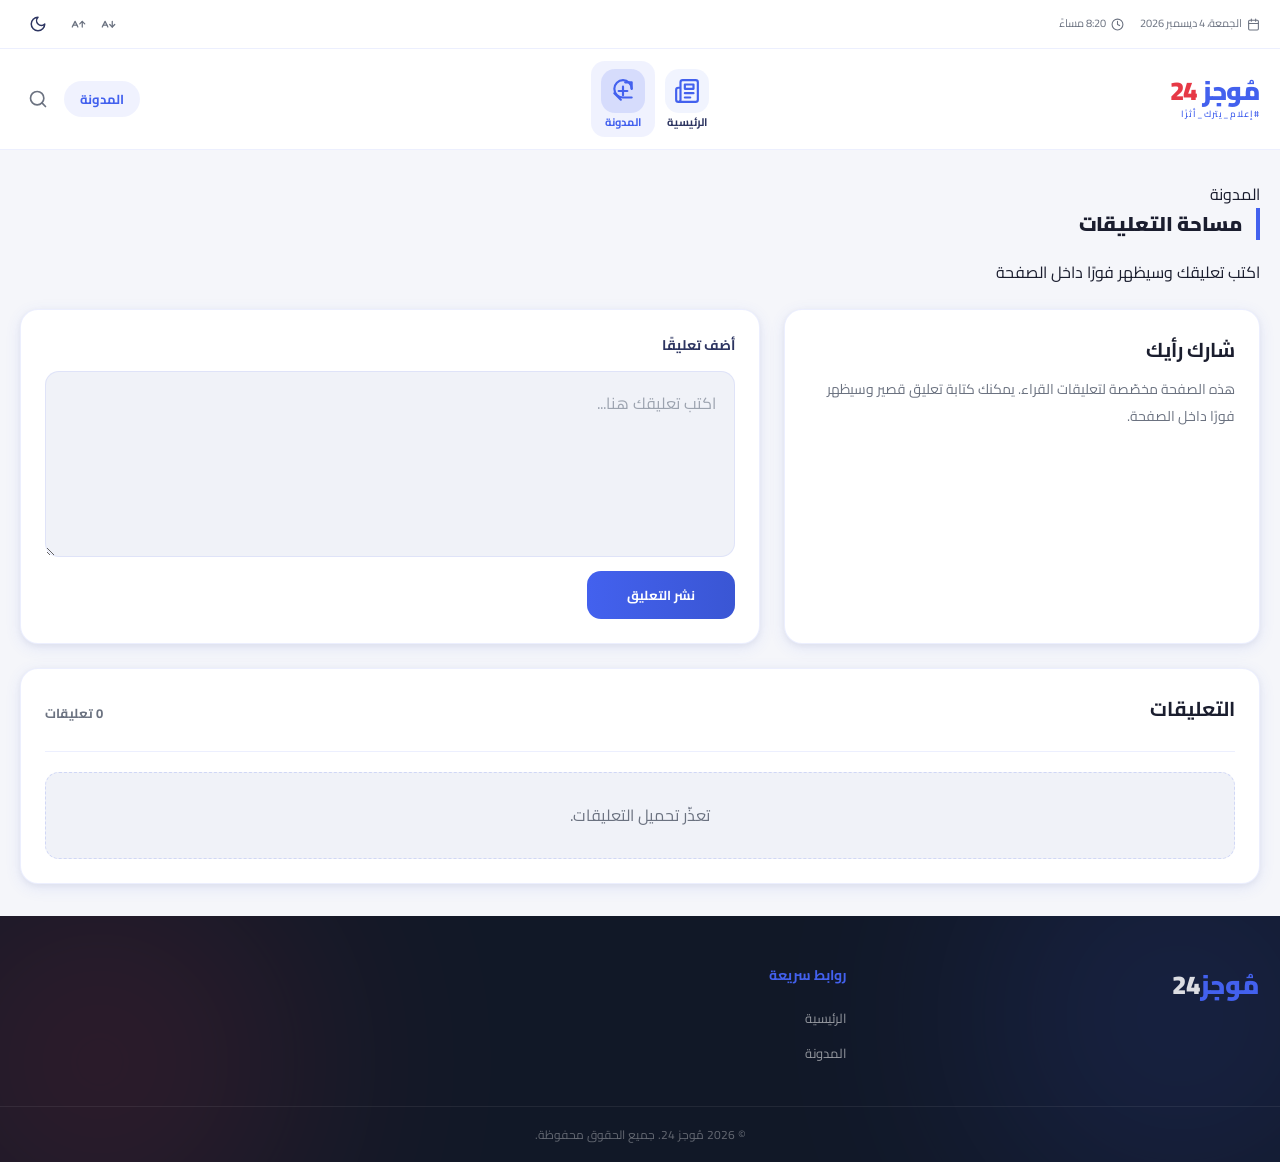
<file: blog.html>
<!DOCTYPE html>
<html lang="ar" dir="rtl">
<head>
  <meta charset="UTF-8">
  <meta name="viewport" content="width=device-width, initial-scale=1.0">
  <title>مُوجز 24 | المدونة</title>
  <meta name="description" content="صفحة المدونة والتعليقات في موقع مُوجز 24">
  <script>
    (function () {
      try {
        var theme = localStorage.getItem('mojaz24-theme') || 'light';
        var fontScale = parseFloat(localStorage.getItem('mojaz24-font') || '1');
        var root = document.documentElement;
        root.setAttribute('data-theme', theme);
        root.style.colorScheme = theme === 'dark' ? 'dark' : 'light';
        if (!Number.isNaN(fontScale)) {
          root.style.fontSize = (Math.max(0.85, Math.min(1.3, fontScale)) * 16) + 'px';
        }
      } catch (e) {}
    })();
  </script>
  <style>
    html[data-theme="dark"],
    html[data-theme="dark"] body {
      background-color: #0d1117;
      color: #e6edf3;
    }

    html[data-theme="light"],
    html[data-theme="light"] body {
      background-color: #f5f6fa;
      color: #1a1d2e;
    }
  </style>
  <link rel="preconnect" href="https://fonts.googleapis.com">
  <link rel="preconnect" href="https://fonts.gstatic.com" crossorigin>
  <link href="https://fonts.googleapis.com/css2?family=Cairo:wght@400;500;600;700;800;900&family=Readex+Pro:wght@300;400;500;600;700&display=swap" rel="stylesheet">
  <link rel="icon" type="image/svg+xml" href="favicon.svg">
  <link rel="stylesheet" href="style.css">
</head>
<body class="blog-page">
  <div class="reading-progress" id="readingProgress"></div>

  <header class="site-header" id="siteHeader">
    <div class="header-top">
      <div class="container">
        <div class="header-top-inner">
          <div class="header-meta">
            <span class="meta-item">
              <svg xmlns="http://www.w3.org/2000/svg" width="13" height="13" viewBox="0 0 24 24" fill="none" stroke="currentColor" stroke-width="2" stroke-linecap="round" stroke-linejoin="round"><path d="M8 2v4"/><path d="M16 2v4"/><rect width="18" height="18" x="3" y="4" rx="2"/><path d="M3 10h18"/></svg>
              <span id="currentDate">الجمعة، 10 أبريل 2026</span>
            </span>
            <span class="meta-item">
              <svg xmlns="http://www.w3.org/2000/svg" width="13" height="13" viewBox="0 0 24 24" fill="none" stroke="currentColor" stroke-width="2" stroke-linecap="round" stroke-linejoin="round"><circle cx="12" cy="12" r="10"/><polyline points="12 6 12 12 16 14"/></svg>
              <span id="currentTime">1:59 مساءً</span>
            </span>
          </div>
          <div class="header-controls">
            <div class="font-size-controls">
              <button class="ctrl-btn" id="fontDecrease" title="تصغير الخط">
                <svg xmlns="http://www.w3.org/2000/svg" width="15" height="15" viewBox="0 0 24 24" fill="none" stroke="currentColor" stroke-width="2" stroke-linecap="round" stroke-linejoin="round"><path d="M3.5 13h6"/><path d="m2 16 4.5-9 4.5 9"/><path d="M18 7v9"/><path d="m14 12 4 4 4-4"/></svg>
              </button>
              <button class="ctrl-btn" id="fontIncrease" title="تكبير الخط">
                <svg xmlns="http://www.w3.org/2000/svg" width="15" height="15" viewBox="0 0 24 24" fill="none" stroke="currentColor" stroke-width="2" stroke-linecap="round" stroke-linejoin="round"><path d="M3.5 13h6"/><path d="m2 16 4.5-9 4.5 9"/><path d="M18 16V7"/><path d="m14 11 4-4 4 4"/></svg>
              </button>
            </div>
            <button class="theme-toggle" id="themeToggle" title="تغيير المظهر" aria-label="تبديل الوضع الداكن">
              <div class="toggle-icon sun-icon">
                <svg xmlns="http://www.w3.org/2000/svg" width="18" height="18" viewBox="0 0 24 24" fill="none" stroke="currentColor" stroke-width="2" stroke-linecap="round" stroke-linejoin="round"><circle cx="12" cy="12" r="4"/><path d="M12 2v2"/><path d="M12 20v2"/><path d="m4.93 4.93 1.41 1.41"/><path d="m17.66 17.66 1.41 1.41"/><path d="M2 12h2"/><path d="M20 12h2"/><path d="m6.34 17.66-1.41 1.41"/><path d="m19.07 4.93-1.41 1.41"/></svg>
              </div>
              <div class="toggle-icon moon-icon">
                <svg xmlns="http://www.w3.org/2000/svg" width="18" height="18" viewBox="0 0 24 24" fill="none" stroke="currentColor" stroke-width="2" stroke-linecap="round" stroke-linejoin="round"><path d="M12 3a6 6 0 0 0 9 9 9 9 0 1 1-9-9Z"/></svg>
              </div>
            </button>
          </div>
        </div>
      </div>
    </div>

    <div class="header-main">
      <div class="container">
        <div class="header-main-inner">
          <a class="site-logo" href="index.html" aria-label="العودة إلى الرئيسية">
            <h1 class="logo-text">
              <span class="logo-primary">مُوجز</span><span class="logo-accent"> 24</span>
            </h1>
            <p class="logo-tagline">#إعلام_يترك_أثرًا</p>
          </a>

          <nav class="main-nav">
            <div class="nav-group">
              <a href="index.html" class="nav-item">
                <span class="nav-icon">
                  <svg xmlns="http://www.w3.org/2000/svg" width="26" height="26" viewBox="0 0 24 24" fill="none" stroke="currentColor" stroke-width="2" stroke-linecap="round" stroke-linejoin="round"><path d="M4 22h16a2 2 0 0 0 2-2V4a2 2 0 0 0-2-2H8a2 2 0 0 0-2 2v16a2 2 0 0 1-2 2Zm0 0a2 2 0 0 1-2-2v-9c0-1.1.9-2 2-2h2"/><path d="M18 14h-8"/><path d="M15 18h-5"/><path d="M10 6h8v4h-8V6Z"/></svg>
                </span>
                <span class="nav-label">الرئيسية</span>
              </a>
            </div>
            <div class="nav-group">
              <a href="blog.html" class="nav-item active">
                <span class="nav-icon">
                  <svg xmlns="http://www.w3.org/2000/svg" width="26" height="26" viewBox="0 0 24 24" fill="none" stroke="currentColor" stroke-width="2" stroke-linecap="round" stroke-linejoin="round"><path d="M14 4h6v6"/><path d="m10 20-6-6"/><path d="M20 10a8 8 0 1 0-8 8h8"/><path d="M8 12h8"/><path d="M12 8v8"/></svg>
                </span>
                <span class="nav-label">المدونة</span>
              </a>
            </div>
          </nav>

          <div class="header-actions">
            <a href="blog.html" class="blog-btn active">المدونة</a>
            <button class="search-btn" id="searchToggle" type="button">
              <svg xmlns="http://www.w3.org/2000/svg" width="20" height="20" viewBox="0 0 24 24" fill="none" stroke="currentColor" stroke-width="2" stroke-linecap="round" stroke-linejoin="round"><circle cx="11" cy="11" r="8"/><path d="m21 21-4.3-4.3"/></svg>
            </button>
          </div>
        </div>
      </div>
    </div>

    <div class="search-overlay" id="searchOverlay">
      <div class="container">
        <div class="search-inner">
          <input type="search" placeholder="ابحث في التدوينات والتعليقات..." id="searchInput" class="search-input">
          <button class="search-close" id="searchClose" type="button">
            <svg xmlns="http://www.w3.org/2000/svg" width="20" height="20" viewBox="0 0 24 24" fill="none" stroke="currentColor" stroke-width="2"><path d="M18 6 6 18"/><path d="m6 6 12 12"/></svg>
          </button>
        </div>
      </div>
    </div>
  </header>

  <main class="site-main blog-main">
    <div class="container">
      <section class="blog-shell" data-animate>
        <div class="section-header blog-header">
          <div>
            <span class="section-badge">المدونة</span>
            <h2 class="section-title">مساحة التعليقات</h2>
          </div>
          <p class="section-subtitle">اكتب تعليقك وسيظهر فورًا داخل الصفحة</p>
        </div>

        <div class="blog-grid">
          <article class="blog-card blog-intro-card">
            <h3>شارك رأيك</h3>
            <p>هذه الصفحة مخصّصة لتعليقات القراء. يمكنك كتابة تعليق قصير وسيظهر فورًا داخل الصفحة.</p>
          </article>

          <section class="blog-card comment-composer-card">
            <form id="commentForm" class="comment-form">
              <label class="comment-label" for="commentInput">أضف تعليقًا</label>
              <textarea id="commentInput" class="comment-input" rows="5" placeholder="اكتب تعليقك هنا..." required></textarea>
              <div class="comment-form-actions">
                <button type="submit" class="newsletter-btn blog-submit-btn">نشر التعليق</button>
              </div>
            </form>
          </section>
        </div>

        <section class="blog-card comments-feed-card">
          <div class="comments-header">
            <h3>التعليقات</h3>
            <span class="comments-count" id="commentsCount">0 تعليق</span>
          </div>
          <div class="comments-feed" id="commentsFeed"></div>
        </section>
      </section>
    </div>
  </main>

  <footer class="site-footer">
    <div class="footer-bg-glow footer-glow-right"></div>
    <div class="footer-bg-glow footer-glow-left"></div>
    <div class="container">
      <div class="footer-grid">
        <div class="footer-brand">
          <h2 class="footer-logo"><span class="logo-primary">مُوجز</span><span>24</span></h2>
          <!-- <p class="footer-desc">نفس الهوية البصرية للموقع مع صفحة تدوين وتعليقات خفيفة وسريعة.</p> -->
        </div>
        <div class="footer-links">
          <h3>روابط سريعة</h3>
          <ul>
            <li><a href="index.html">الرئيسية</a></li>
            <li><a href="blog.html">المدونة</a></li>
          </ul>
        </div>
      </div>
    </div>
    <div class="footer-bottom">
      <div class="container">
        <p>© 2026 مُوجز 24. جميع الحقوق محفوظة.</p>
      </div>
    </div>
  </footer>

  <div class="toast" id="toast"></div>

  <script src="script.js"></script>
  <script src="api.js"></script>
  <script src="news-store.js"></script>
  <script>
    /* ===== Blog Comments (API) ===== */
    (function () {
      const form          = document.getElementById('commentForm');
      const textarea      = document.getElementById('commentInput');
      const feed          = document.getElementById('commentsFeed');
      const countEl       = document.getElementById('commentsCount');

      function escHtml(str) {
        const d = document.createElement('div');
        d.textContent = str || '';
        return d.innerHTML;
      }

      function formatDate(ts) {
        if (!ts) return 'الآن';
        return new Date(ts).toLocaleString('ar-EG', {
          day: 'numeric', month: 'long', year: 'numeric',
          hour: 'numeric', minute: '2-digit'
        });
      }

      function renderComments(comments) {
        const list = Array.isArray(comments) ? comments : [];
        if (countEl) countEl.textContent = `${list.length} تعليق`;

        if (!list.length) {
          feed.innerHTML = '<div class="comment-empty">لا توجد تعليقات بعد. كن أول من يعلّق!</div>';
          return;
        }

        feed.innerHTML = list.map(c => `
          <div class="comment-item" style="padding:14px 0;border-bottom:1px solid var(--border);">
            <div style="display:flex;align-items:center;gap:10px;margin-bottom:8px;">
              <div style="
                width:32px;height:32px;border-radius:50%;
                background:linear-gradient(135deg,#c8a96e,#a8893e);
                color:#fff;font-weight:800;font-size:.85rem;
                display:flex;align-items:center;justify-content:center;flex-shrink:0;
              ">ق</div>
              <time style="font-size:.78rem;color:var(--text-muted,#6b7280);">${escHtml(formatDate(c.createdAt))}</time>
            </div>
            <p style="margin:0;line-height:1.75;font-size:.92rem;">${escHtml(c.text)}</p>
          </div>
        `).join('');
      }

      async function loadComments() {
        if (!window.MojazAPI) return;
        try {
          const comments = await window.MojazAPI.getComments();
          renderComments(comments);
        } catch {
          feed.innerHTML = '<div class="comment-empty">تعذّر تحميل التعليقات.</div>';
        }
      }

      form?.addEventListener('submit', async function (e) {
        e.preventDefault();
        const text = textarea.value.trim();
        if (!text) return;

        const submitBtn = form.querySelector('button[type="submit"]');
        if (submitBtn) submitBtn.disabled = true;

        try {
          await window.MojazAPI.addComment({ text });
          textarea.value = '';
          await loadComments();
          // Toast
          const toast = document.getElementById('toast');
          if (toast) {
            toast.textContent = '✅ تم نشر تعليقك';
            toast.classList.add('show');
            setTimeout(() => toast.classList.remove('show'), 2500);
          }
        } catch (err) {
          const toast = document.getElementById('toast');
          if (toast) {
            toast.textContent = '⚠️ ' + (err.message || 'تعذّر نشر التعليق');
            toast.classList.add('show');
            setTimeout(() => toast.classList.remove('show'), 3000);
          }
        } finally {
          if (submitBtn) submitBtn.disabled = false;
        }
      });

      loadComments();
    })();
  </script>
</body>
</html>
</file>
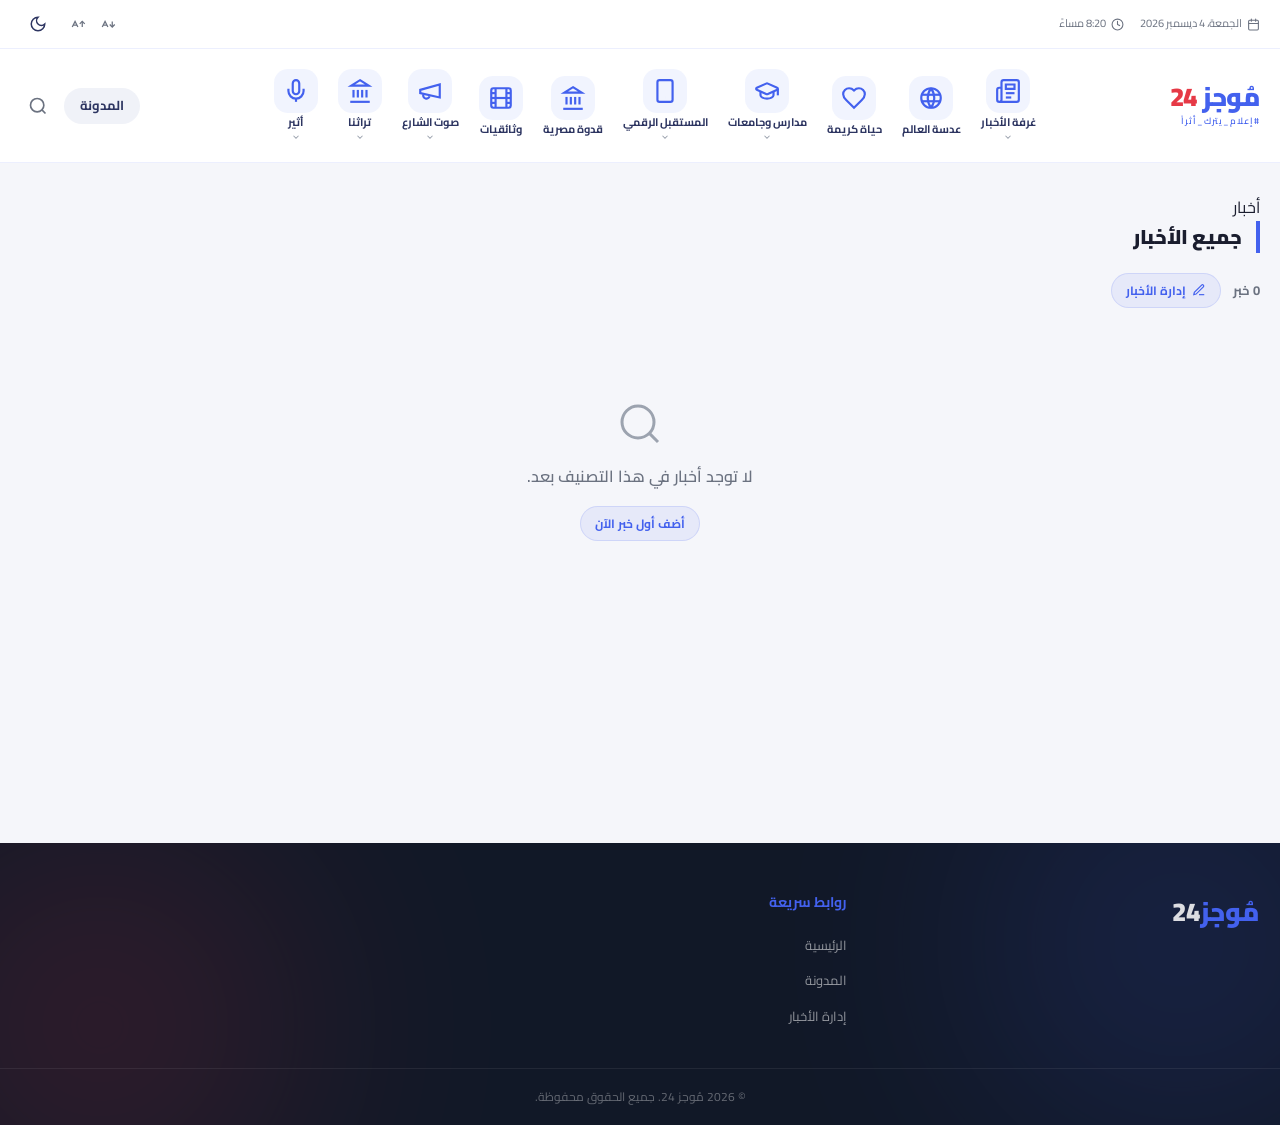
<file: category.html>
<!DOCTYPE html>
<html lang="ar" dir="rtl">
<head>
  <meta charset="UTF-8">
  <meta name="viewport" content="width=device-width, initial-scale=1.0">
  <title>مُوجز 24 | أخبار التصنيف</title>
  <meta name="description" content="أخبار التصنيف - مُوجز 24">
  <script>
    (function () {
      try {
        var theme = localStorage.getItem('mojaz24-theme') || 'light';
        var fontScale = parseFloat(localStorage.getItem('mojaz24-font') || '1');
        var root = document.documentElement;
        root.setAttribute('data-theme', theme);
        root.style.colorScheme = theme === 'dark' ? 'dark' : 'light';
        if (!Number.isNaN(fontScale)) {
          root.style.fontSize = (Math.max(0.85, Math.min(1.3, fontScale)) * 16) + 'px';
        }
      } catch (e) {}
    })();
  </script>
  <style>
    html[data-theme="dark"],
    html[data-theme="dark"] body {
      background-color: #0d1117;
      color: #e6edf3;
    }

    html[data-theme="light"],
    html[data-theme="light"] body {
      background-color: #f5f6fa;
      color: #1a1d2e;
    }
  </style>
  <link rel="preconnect" href="https://fonts.googleapis.com">
  <link rel="preconnect" href="https://fonts.gstatic.com" crossorigin>
  <link href="https://fonts.googleapis.com/css2?family=Cairo:wght@400;500;600;700;800;900&family=Readex+Pro:wght@300;400;500;600;700&display=swap" rel="stylesheet">
  <link rel="icon" type="image/svg+xml" href="favicon.svg">
  <link rel="stylesheet" href="style.css">
</head>
<body class="blog-page">
  <div class="reading-progress" id="readingProgress"></div>

  <header class="site-header" id="siteHeader">
    <div class="header-top">
      <div class="container">
        <div class="header-top-inner">
          <div class="header-meta">
            <span class="meta-item">
              <svg xmlns="http://www.w3.org/2000/svg" width="13" height="13" viewBox="0 0 24 24" fill="none" stroke="currentColor" stroke-width="2" stroke-linecap="round" stroke-linejoin="round"><path d="M8 2v4"/><path d="M16 2v4"/><rect width="18" height="18" x="3" y="4" rx="2"/><path d="M3 10h18"/></svg>
              <span id="currentDate"></span>
            </span>
            <span class="meta-item">
              <svg xmlns="http://www.w3.org/2000/svg" width="13" height="13" viewBox="0 0 24 24" fill="none" stroke="currentColor" stroke-width="2" stroke-linecap="round" stroke-linejoin="round"><circle cx="12" cy="12" r="10"/><polyline points="12 6 12 12 16 14"/></svg>
              <span id="currentTime"></span>
            </span>
          </div>
          <div class="header-controls">
            <div class="font-size-controls">
              <button class="ctrl-btn" id="fontDecrease" title="تصغير الخط">
                <svg xmlns="http://www.w3.org/2000/svg" width="15" height="15" viewBox="0 0 24 24" fill="none" stroke="currentColor" stroke-width="2"><path d="M3.5 13h6"/><path d="m2 16 4.5-9 4.5 9"/><path d="M18 7v9"/><path d="m14 12 4 4 4-4"/></svg>
              </button>
              <button class="ctrl-btn" id="fontIncrease" title="تكبير الخط">
                <svg xmlns="http://www.w3.org/2000/svg" width="15" height="15" viewBox="0 0 24 24" fill="none" stroke="currentColor" stroke-width="2"><path d="M3.5 13h6"/><path d="m2 16 4.5-9 4.5 9"/><path d="M18 16V7"/><path d="m14 11 4-4 4 4"/></svg>
              </button>
            </div>
            <button class="theme-toggle" id="themeToggle" title="تغيير المظهر" aria-label="تبديل الوضع الداكن">
              <div class="toggle-icon sun-icon">
                <svg xmlns="http://www.w3.org/2000/svg" width="18" height="18" viewBox="0 0 24 24" fill="none" stroke="currentColor" stroke-width="2"><circle cx="12" cy="12" r="4"/><path d="M12 2v2"/><path d="M12 20v2"/><path d="m4.93 4.93 1.41 1.41"/><path d="m17.66 17.66 1.41 1.41"/><path d="M2 12h2"/><path d="M20 12h2"/><path d="m6.34 17.66-1.41 1.41"/><path d="m19.07 4.93-1.41 1.41"/></svg>
              </div>
              <div class="toggle-icon moon-icon">
                <svg xmlns="http://www.w3.org/2000/svg" width="18" height="18" viewBox="0 0 24 24" fill="none" stroke="currentColor" stroke-width="2"><path d="M12 3a6 6 0 0 0 9 9 9 9 0 1 1-9-9Z"/></svg>
              </div>
            </button>
          </div>
        </div>
      </div>
    </div>

    <div class="header-main">
      <div class="container">
        <div class="header-main-inner">
          <a class="site-logo" href="index.html" aria-label="العودة إلى الرئيسية">
            <h1 class="logo-text">
              <span class="logo-primary">مُوجز</span><span class="logo-accent"> 24</span>
            </h1>
            <p class="logo-tagline">#إعلام_يترك_أثراً</p>
          </a>

          <nav class="main-nav" id="mainNav">
            <!-- غرفة الأخبار -->
            <div class="nav-group has-dropdown">
              <button class="nav-item nav-btn">
                <span class="nav-icon">
                  <svg xmlns="http://www.w3.org/2000/svg" width="26" height="26" viewBox="0 0 24 24" fill="none" stroke="currentColor" stroke-width="2"><path d="M4 22h16a2 2 0 0 0 2-2V4a2 2 0 0 0-2-2H8a2 2 0 0 0-2 2v16a2 2 0 0 1-2 2Zm0 0a2 2 0 0 1-2-2v-9c0-1.1.9-2 2-2h2"/><path d="M18 14h-8"/><path d="M15 18h-5"/><path d="M10 6h8v4h-8V6Z"/></svg>
                </span>
                <span class="nav-label">غرفة الأخبار</span>
                <svg class="nav-chevron" xmlns="http://www.w3.org/2000/svg" width="10" height="10" viewBox="0 0 24 24" fill="none" stroke="currentColor" stroke-width="2.5"><path d="m6 9 6 6 6-6"/></svg>
              </button>
              <div class="nav-dropdown">
                <div class="dropdown-section">
                  <span class="dropdown-section-title">أخبار الساعة</span>
                  <a href="category.html?cat=عاجل" class="dropdown-item">عاجل</a>
                  <a href="category.html?cat=عالمي" class="dropdown-item">عالمي</a>
                  <a href="category.html?cat=سياسة" class="dropdown-item">سياسة</a>
                  <a href="category.html?cat=اقتصاد" class="dropdown-item">اقتصاد</a>
                </div>
                <div class="dropdown-divider"></div>
                <div class="dropdown-section">
                  <span class="dropdown-section-title">أخبار المنوعات</span>
                  <a href="category.html?cat=رياضة" class="dropdown-item">رياضة</a>
                  <a href="category.html?cat=فن" class="dropdown-item">فن</a>
                  <a href="category.html?cat=صحة" class="dropdown-item">صحة</a>
                  <a href="category.html?cat=ثقافة" class="dropdown-item">ثقافة</a>
                  <a href="category.html?cat=مقالات" class="dropdown-item">مقالات</a>
                  <a href="category.html?cat=تقارير" class="dropdown-item">تقارير</a>
                  <a href="category.html?cat=أسعار وأسواق" class="dropdown-item">أسعار وأسواق</a>
                  <a href="category.html?cat=دين وحياة" class="dropdown-item">دين وحياة</a>
                  <a href="category.html?cat=سياحة وطيران" class="dropdown-item">سياحة وطيران</a>
                  <a href="category.html?cat=كاريكاتير" class="dropdown-item">كاريكاتير</a>
                </div>
              </div>
            </div>

            <!-- عدسة العالم -->
            <div class="nav-group">
              <a href="category.html?cat=عدسة العالم" class="nav-item">
                <span class="nav-icon">
                  <svg xmlns="http://www.w3.org/2000/svg" width="26" height="26" viewBox="0 0 24 24" fill="none" stroke="currentColor" stroke-width="2"><circle cx="12" cy="12" r="9"/><path d="M3.6 9h16.8"/><path d="M3.6 15h16.8"/><path d="M12 3a15 15 0 0 1 0 18"/><path d="M12 3a15 15 0 0 0 0 18"/></svg>
                </span>
                <span class="nav-label">عدسة العالم</span>
              </a>
            </div>

            <!-- حياة كريمة -->
            <div class="nav-group">
              <a href="category.html?cat=حياة كريمة" class="nav-item">
                <span class="nav-icon">
                  <svg xmlns="http://www.w3.org/2000/svg" width="26" height="26" viewBox="0 0 24 24" fill="none" stroke="currentColor" stroke-width="2"><path d="M19 14c1.49-1.46 3-3.21 3-5.5A5.5 5.5 0 0 0 16.5 3c-1.76 0-3 .5-4.5 2-1.5-1.5-2.74-2-4.5-2A5.5 5.5 0 0 0 2 8.5c0 2.3 1.5 4.05 3 5.5l7 7Z"/></svg>
                </span>
                <span class="nav-label">حياة كريمة</span>
              </a>
            </div>

            <!-- مدارس وجامعات -->
            <div class="nav-group has-dropdown">
              <button class="nav-item nav-btn">
                <span class="nav-icon">
                  <svg xmlns="http://www.w3.org/2000/svg" width="26" height="26" viewBox="0 0 24 24" fill="none" stroke="currentColor" stroke-width="2"><path d="M21.42 10.922a1 1 0 0 0-.019-1.838L12.83 5.18a2 2 0 0 0-1.66 0L2.6 9.08a1 1 0 0 0 0 1.832l8.57 3.908a2 2 0 0 0 1.66 0z"/><path d="M22 10v6"/><path d="M6 12.5V16a6 3 0 0 0 12 0v-3.5"/></svg>
                </span>
                <span class="nav-label">مدارس وجامعات</span>
                <svg class="nav-chevron" xmlns="http://www.w3.org/2000/svg" width="10" height="10" viewBox="0 0 24 24" fill="none" stroke="currentColor" stroke-width="2.5"><path d="m6 9 6 6 6-6"/></svg>
              </button>
              <div class="nav-dropdown">
                <a href="category.html?cat=كواليس التعليم" class="dropdown-item">كواليس التعليم</a>
                <a href="category.html?cat=سينما التعليم" class="dropdown-item">سينما التعليم</a>
              </div>
            </div>

            <!-- المستقبل الرقمي -->
            <div class="nav-group has-dropdown">
              <button class="nav-item nav-btn">
                <span class="nav-icon">
                  <svg xmlns="http://www.w3.org/2000/svg" width="26" height="26" viewBox="0 0 24 24" fill="none" stroke="currentColor" stroke-width="2"><rect width="14" height="20" x="5" y="2" rx="2" ry="2"/><path d="M12 18h.01"/></svg>
                </span>
                <span class="nav-label">المستقبل الرقمي</span>
                <svg class="nav-chevron" xmlns="http://www.w3.org/2000/svg" width="10" height="10" viewBox="0 0 24 24" fill="none" stroke="currentColor" stroke-width="2.5"><path d="m6 9 6 6 6-6"/></svg>
              </button>
              <div class="nav-dropdown">
                <a href="category.html?cat=كود الخبر" class="dropdown-item">كود الخبر</a>
                <a href="category.html?cat=عين التقنية" class="dropdown-item">عين التقنية</a>
              </div>
            </div>

            <!-- قدوة مصرية -->
            <div class="nav-group">
              <a href="category.html?cat=قدوة مصرية" class="nav-item">
                <span class="nav-icon">
                  <svg xmlns="http://www.w3.org/2000/svg" width="26" height="26" viewBox="0 0 24 24" fill="none" stroke="currentColor" stroke-width="2"><line x1="3" x2="21" y1="22" y2="22"/><line x1="6" x2="6" y1="18" y2="11"/><line x1="10" x2="10" y1="18" y2="11"/><line x1="14" x2="14" y1="18" y2="11"/><line x1="18" x2="18" y1="18" y2="11"/><polygon points="12 2 20 7 4 7"/></svg>
                </span>
                <span class="nav-label">قدوة مصرية</span>
              </a>
            </div>

            <!-- وثائقيات -->
            <div class="nav-group">
              <a href="category.html?cat=وثائقيات" class="nav-item">
                <span class="nav-icon">
                  <svg xmlns="http://www.w3.org/2000/svg" width="26" height="26" viewBox="0 0 24 24" fill="none" stroke="currentColor" stroke-width="2"><rect width="18" height="18" x="3" y="3" rx="2"/><path d="M7 3v18"/><path d="M3 7.5h4"/><path d="M3 12h18"/><path d="M3 16.5h4"/><path d="M17 3v18"/><path d="M17 7.5h4"/><path d="M17 16.5h4"/></svg>
                </span>
                <span class="nav-label">وثائقيات</span>
              </a>
            </div>

            <!-- صوت الشارع -->
            <div class="nav-group has-dropdown">
              <button class="nav-item nav-btn">
                <span class="nav-icon">
                  <svg xmlns="http://www.w3.org/2000/svg" width="26" height="26" viewBox="0 0 24 24" fill="none" stroke="currentColor" stroke-width="2"><path d="m3 11 18-5v12L3 14v-3z"/><path d="M11.6 16.8a3 3 0 1 1-5.8-1.6"/></svg>
                </span>
                <span class="nav-label">صوت الشارع</span>
                <svg class="nav-chevron" xmlns="http://www.w3.org/2000/svg" width="10" height="10" viewBox="0 0 24 24" fill="none" stroke="currentColor" stroke-width="2.5"><path d="m6 9 6 6 6-6"/></svg>
              </button>
              <div class="nav-dropdown">
                <a href="category.html?cat=حوادث" class="dropdown-item">حوادث</a>
                <a href="category.html?cat=عين الحقيقة" class="dropdown-item">عين الحقيقة</a>
              </div>
            </div>

            <!-- تراثنا -->
            <div class="nav-group has-dropdown">
              <button class="nav-item nav-btn">
                <span class="nav-icon">
                  <svg xmlns="http://www.w3.org/2000/svg" width="26" height="26" viewBox="0 0 24 24" fill="none" stroke="currentColor" stroke-width="2"><line x1="3" x2="21" y1="22" y2="22"/><line x1="6" x2="6" y1="18" y2="11"/><line x1="10" x2="10" y1="18" y2="11"/><line x1="14" x2="14" y1="18" y2="11"/><line x1="18" x2="18" y1="18" y2="11"/><polygon points="12 2 20 7 4 7"/></svg>
                </span>
                <span class="nav-label">تراثنا</span>
                <svg class="nav-chevron" xmlns="http://www.w3.org/2000/svg" width="10" height="10" viewBox="0 0 24 24" fill="none" stroke="currentColor" stroke-width="2.5"><path d="m6 9 6 6 6-6"/></svg>
              </button>
              <div class="nav-dropdown">
                <a href="category.html?cat=أصل الحكاية" class="dropdown-item">أصل الحكاية</a>
                <a href="category.html?cat=حكاية وكادر" class="dropdown-item">حكاية وكادر</a>
              </div>
            </div>

            <!-- أثير -->
            <div class="nav-group has-dropdown">
              <button class="nav-item nav-btn">
                <span class="nav-icon">
                  <svg xmlns="http://www.w3.org/2000/svg" width="26" height="26" viewBox="0 0 24 24" fill="none" stroke="currentColor" stroke-width="2"><path d="M12 2a3 3 0 0 0-3 3v7a3 3 0 0 0 6 0V5a3 3 0 0 0-3-3Z"/><path d="M19 10v2a7 7 0 0 1-14 0v-2"/><line x1="12" x2="12" y1="19" y2="22"/></svg>
                </span>
                <span class="nav-label">أثير</span>
                <svg class="nav-chevron" xmlns="http://www.w3.org/2000/svg" width="10" height="10" viewBox="0 0 24 24" fill="none" stroke="currentColor" stroke-width="2.5"><path d="m6 9 6 6 6-6"/></svg>
              </button>
              <div class="nav-dropdown">
                <a href="category.html?cat=Radio%20On%20Air" class="dropdown-item dropdown-item-radio">
                  <span class="radio-live-dot"></span>
                  Radio On Air
                </a>
                <a href="category.html?cat=بودكاست" class="dropdown-item dropdown-item-podcast">
                  <svg xmlns="http://www.w3.org/2000/svg" width="14" height="14" viewBox="0 0 24 24" fill="none" stroke="currentColor" stroke-width="2"><path d="M3 14h3a2 2 0 0 1 2 2v3a2 2 0 0 1-2 2H5a2 2 0 0 1-2-2v-7a9 9 0 0 1 18 0v7a2 2 0 0 1-2 2h-1a2 2 0 0 1-2-2v-3a2 2 0 0 1 2-2h3"/></svg>
                  بودكاست
                </a>
              </div>
            </div>
          </nav>

          <div class="header-actions">
            <a href="blog.html" class="blog-btn">المدونة</a>
            <button class="search-btn" id="searchToggle" type="button">
              <svg xmlns="http://www.w3.org/2000/svg" width="20" height="20" viewBox="0 0 24 24" fill="none" stroke="currentColor" stroke-width="2"><circle cx="11" cy="11" r="8"/><path d="m21 21-4.3-4.3"/></svg>
            </button>
          </div>
        </div>
      </div>
    </div>

    <div class="search-overlay" id="searchOverlay">
      <div class="container">
        <div class="search-inner">
          <input type="search" placeholder="ابحث في الأخبار..." id="searchInput" class="search-input">
          <button class="search-close" id="searchClose" type="button">
            <svg xmlns="http://www.w3.org/2000/svg" width="20" height="20" viewBox="0 0 24 24" fill="none" stroke="currentColor" stroke-width="2"><path d="M18 6 6 18"/><path d="m6 6 12 12"/></svg>
          </button>
        </div>
      </div>
    </div>
  </header>

  <main class="site-main blog-main">
    <div class="container">
      <section class="blog-shell" data-animate>

        <!-- Category breadcrumb + header -->
        <div class="section-header blog-header">
          <div>
            <span class="section-badge" id="catBadge">تصنيف</span>
            <h2 class="section-title" id="catTitle">أخبار التصنيف</h2>
          </div>
          <div style="display:flex;align-items:center;gap:12px;">
            <span class="comments-count" id="catCount">0 خبر</span>
            <a href="admin.html" class="admin-link-btn">
              <svg xmlns="http://www.w3.org/2000/svg" width="14" height="14" viewBox="0 0 24 24" fill="none" stroke="currentColor" stroke-width="2"><path d="M12 20h9"/><path d="M16.5 3.5a2.12 2.12 0 0 1 3 3L7 19l-4 1 1-4Z"/></svg>
              إدارة الأخبار
            </a>
          </div>
        </div>

        <!-- News Grid -->
        <div id="categoryNewsFeed" class="cat-news-grid"></div>

      </section>
    </div>
  </main>

  <footer class="site-footer">
    <div class="footer-bg-glow footer-glow-right"></div>
    <div class="footer-bg-glow footer-glow-left"></div>
    <div class="container">
      <div class="footer-grid">
        <div class="footer-brand">
          <h2 class="footer-logo"><span class="logo-primary">مُوجز</span><span>24</span></h2>
        </div>
        <div class="footer-links">
          <h3>روابط سريعة</h3>
          <ul>
            <li><a href="index.html">الرئيسية</a></li>
            <li><a href="blog.html">المدونة</a></li>
            <li><a href="admin.html">إدارة الأخبار</a></li>
          </ul>
        </div>
      </div>
    </div>
    <div class="footer-bottom">
      <div class="container">
        <p>© 2026 مُوجز 24. جميع الحقوق محفوظة.</p>
      </div>
    </div>
  </footer>

  <div class="toast" id="toast"></div>

  <script src="script.js"></script>
  <script src="api.js"></script>
  <script src="news-store.js"></script>
  <script src="category-news.js"></script>
  <script>
    // Search redirect
    document.addEventListener('DOMContentLoaded', function() {
      const searchInput = document.getElementById('searchInput');
      if (searchInput) {
        searchInput.addEventListener('keydown', function(e) {
          if (e.key === 'Enter' && searchInput.value.trim()) {
            window.location.href = 'category.html?search=' + encodeURIComponent(searchInput.value.trim());
          }
        });
      }
    });
  </script>
</body>
</file>
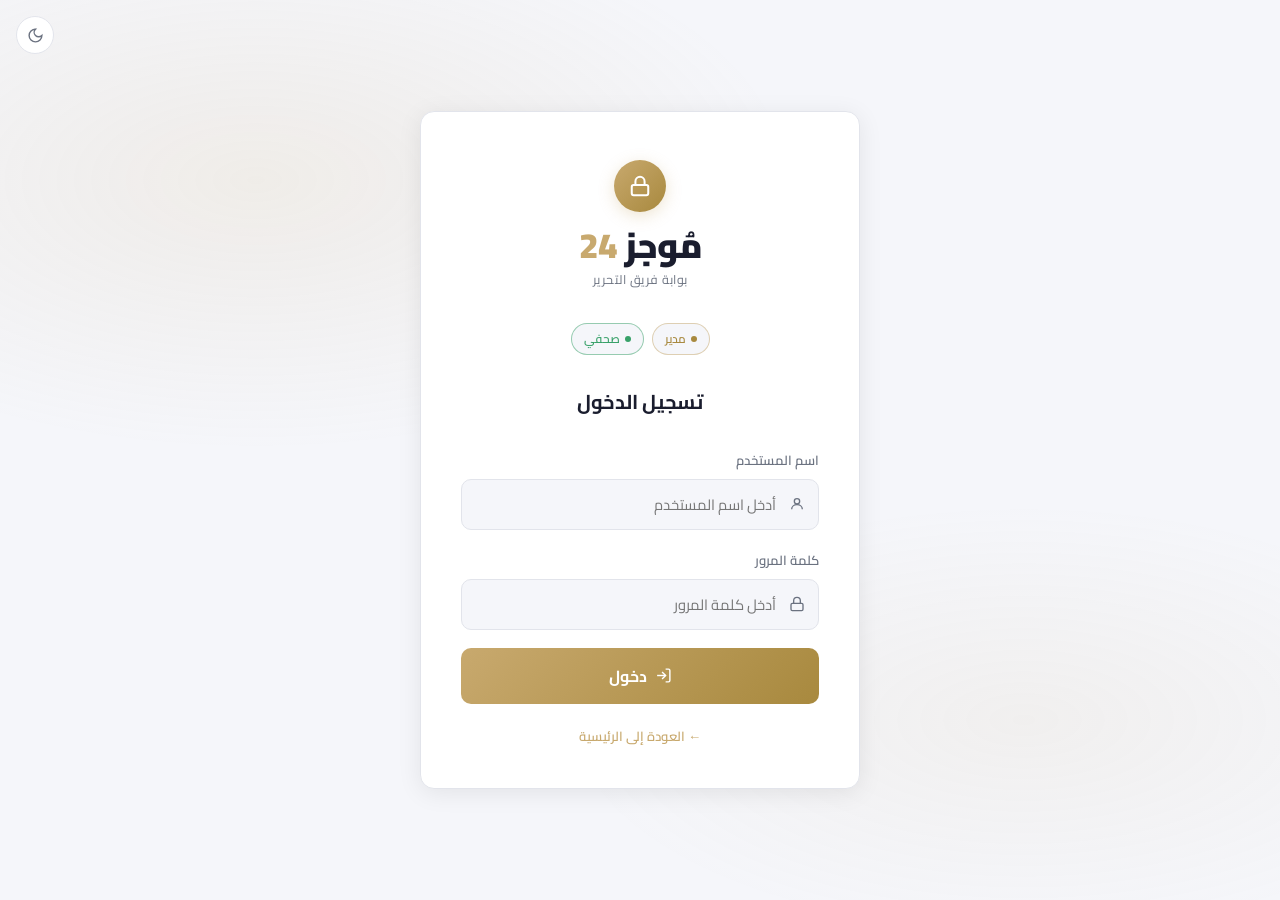
<file: Login.html>
<!DOCTYPE html>
<html lang="ar" dir="rtl">
<head>
  <meta charset="UTF-8">
  <meta name="viewport" content="width=device-width, initial-scale=1.0">
  <title>تسجيل الدخول | مُوجز 24</title>
  <meta name="description" content="تسجيل دخول فريق التحرير - مُوجز 24">
  <script>
    (function () {
      try {
        var s = sessionStorage.getItem('mojaz24-session');
        if (s) { var p = JSON.parse(s); if (p && (p.role==='Admin'||p.role==='Journalist')) window.location.replace('admin.html'); }
      } catch(e){}
    })();
    (function () {
      try {
        var theme = localStorage.getItem('mojaz24-theme') || 'light';
        document.documentElement.setAttribute('data-theme', theme);
        document.documentElement.style.colorScheme = theme === 'dark' ? 'dark' : 'light';
      } catch (e) {}
    })();
  </script>
  <link rel="preconnect" href="https://fonts.googleapis.com">
  <link rel="preconnect" href="https://fonts.gstatic.com" crossorigin>
  <link href="https://fonts.googleapis.com/css2?family=Cairo:wght@400;500;600;700;800;900&display=swap" rel="stylesheet">
  <link rel="icon" type="image/svg+xml" href="favicon.svg">

  <style>
    *, *::before, *::after { box-sizing: border-box; margin: 0; padding: 0; }

    :root {
      --accent:       #c8a96e;
      --accent-dark:  #a8893e;
      --bg:           #f5f6fa;
      --surface:      #ffffff;
      --border:       #e2e4eb;
      --text:         #1a1d2e;
      --text-muted:   #6b7280;
      --error:        #e53e3e;
      --success:      #38a169;
      --shadow:       0 4px 24px rgba(0,0,0,.08);
      --radius:       14px;
    }
    [data-theme="dark"] {
      --bg:       #0d1117;
      --surface:  #161b22;
      --border:   #30363d;
      --text:     #e6edf3;
      --text-muted: #8b949e;
      --shadow:   0 4px 24px rgba(0,0,0,.4);
    }

    body {
      font-family: 'Cairo', sans-serif;
      background: var(--bg);
      color: var(--text);
      min-height: 100vh;
      display: flex;
      flex-direction: column;
      align-items: center;
      justify-content: center;
      padding: 24px 16px;
      position: relative;
      overflow: hidden;
    }

    body::before {
      content: '';
      position: fixed;
      inset: 0;
      background:
        radial-gradient(ellipse 70% 50% at 20% 20%, rgba(200,169,110,.12) 0%, transparent 60%),
        radial-gradient(ellipse 60% 40% at 80% 80%, rgba(200,169,110,.08) 0%, transparent 60%);
      pointer-events: none;
      z-index: 0;
    }

    .login-card {
      position: relative;
      z-index: 1;
      background: var(--surface);
      border: 1px solid var(--border);
      border-radius: var(--radius);
      box-shadow: var(--shadow);
      width: 100%;
      max-width: 440px;
      padding: 48px 40px 40px;
      animation: fadeUp .45s ease both;
    }
    @keyframes fadeUp {
      from { opacity: 0; transform: translateY(20px); }
      to   { opacity: 1; transform: translateY(0); }
    }

    .login-logo {
      text-align: center;
      margin-bottom: 32px;
    }
    .login-logo .logo-text {
      font-size: 2.2rem;
      font-weight: 900;
      letter-spacing: -1px;
      line-height: 1;
    }
    .logo-primary { color: var(--text); }
    .logo-accent  { color: var(--accent); }
    .login-logo .tagline {
      font-size: .78rem;
      color: var(--text-muted);
      margin-top: 4px;
      letter-spacing: .5px;
    }
    .login-logo .lock-icon {
      display: inline-flex;
      align-items: center;
      justify-content: center;
      width: 52px;
      height: 52px;
      background: linear-gradient(135deg, var(--accent) 0%, var(--accent-dark) 100%);
      border-radius: 50%;
      margin-bottom: 16px;
      box-shadow: 0 4px 16px rgba(200,169,110,.3);
    }

    .login-title {
      text-align: center;
      font-size: 1.25rem;
      font-weight: 700;
      color: var(--text);
      margin-bottom: 28px;
    }

    .field { margin-bottom: 18px; }
    .field label {
      display: block;
      font-size: .82rem;
      font-weight: 600;
      color: var(--text-muted);
      margin-bottom: 7px;
    }
    .field-input-wrap { position: relative; }
    .field-input-wrap svg {
      position: absolute;
      top: 50%;
      right: 14px;
      transform: translateY(-50%);
      color: var(--text-muted);
      pointer-events: none;
    }
    .field input {
      width: 100%;
      padding: 11px 42px 11px 14px;
      font-family: 'Cairo', sans-serif;
      font-size: .92rem;
      background: var(--bg);
      color: var(--text);
      border: 1.5px solid var(--border);
      border-radius: 10px;
      outline: none;
      transition: border-color .2s, box-shadow .2s;
    }
    .field input:focus {
      border-color: var(--accent);
      box-shadow: 0 0 0 3px rgba(200,169,110,.15);
    }
    .field input.error { border-color: var(--error); }

    .login-btn {
      width: 100%;
      padding: 13px;
      font-family: 'Cairo', sans-serif;
      font-size: 1rem;
      font-weight: 700;
      background: linear-gradient(135deg, var(--accent) 0%, var(--accent-dark) 100%);
      color: #fff;
      border: none;
      border-radius: 10px;
      cursor: pointer;
      margin-top: 8px;
      transition: opacity .2s, transform .15s;
      display: flex;
      align-items: center;
      justify-content: center;
      gap: 8px;
    }
    .login-btn:hover  { opacity: .92; }
    .login-btn:active { transform: scale(.98); }
    .login-btn:disabled { opacity: .6; cursor: not-allowed; }

    .error-msg {
      display: none;
      align-items: center;
      gap: 8px;
      background: rgba(229,62,62,.1);
      border: 1px solid rgba(229,62,62,.3);
      color: var(--error);
      font-size: .84rem;
      padding: 10px 14px;
      border-radius: 9px;
      margin-top: 14px;
      animation: shake .35s ease;
    }
    .error-msg.show { display: flex; }
    @keyframes shake {
      0%,100% { transform: translateX(0); }
      20%,60%  { transform: translateX(-6px); }
      40%,80%  { transform: translateX(6px); }
    }

    .role-badges {
      display: flex;
      gap: 8px;
      justify-content: center;
      margin-bottom: 28px;
      flex-wrap: wrap;
    }
    .role-badge {
      display: inline-flex;
      align-items: center;
      gap: 5px;
      font-size: .74rem;
      font-weight: 600;
      padding: 4px 12px;
      border-radius: 20px;
      border: 1px solid var(--border);
      color: var(--text-muted);
      background: var(--bg);
    }
    .role-badge.admin    { border-color: rgba(200,169,110,.5); color: var(--accent-dark); }
    .role-badge.journalist { border-color: rgba(56,161,105,.5); color: var(--success); }
    .role-badge-dot {
      width: 6px; height: 6px; border-radius: 50%;
      background: currentColor;
    }

    .theme-toggle-mini {
      position: fixed;
      top: 16px;
      left: 16px;
      background: var(--surface);
      border: 1px solid var(--border);
      color: var(--text-muted);
      border-radius: 50%;
      width: 38px;
      height: 38px;
      display: flex;
      align-items: center;
      justify-content: center;
      cursor: pointer;
      z-index: 10;
      transition: background .2s;
    }
    .theme-toggle-mini:hover { background: var(--border); }

    .back-link {
      text-align: center;
      margin-top: 20px;
      font-size: .82rem;
      color: var(--text-muted);
    }
    .back-link a {
      color: var(--accent);
      text-decoration: none;
      font-weight: 600;
    }
    .back-link a:hover { text-decoration: underline; }

    @media (max-width: 480px) {
      .login-card { padding: 36px 24px 32px; }
    }
  </style>
</head>
<body>
  <button class="theme-toggle-mini" id="themeToggle" title="تغيير المظهر" aria-label="تبديل الوضع الداكن">
    <svg id="sunIcon" xmlns="http://www.w3.org/2000/svg" width="17" height="17" viewBox="0 0 24 24" fill="none" stroke="currentColor" stroke-width="2"><circle cx="12" cy="12" r="4"/><path d="M12 2v2M12 20v2M4.93 4.93l1.41 1.41M17.66 17.66l1.41 1.41M2 12h2M20 12h2M6.34 17.66l-1.41 1.41M19.07 4.93l-1.41 1.41"/></svg>
    <svg id="moonIcon" xmlns="http://www.w3.org/2000/svg" width="17" height="17" viewBox="0 0 24 24" fill="none" stroke="currentColor" stroke-width="2" style="display:none"><path d="M12 3a6 6 0 0 0 9 9 9 9 0 1 1-9-9Z"/></svg>
  </button>

  <div class="login-card">
    <div class="login-logo">
      <div class="lock-icon">
        <svg xmlns="http://www.w3.org/2000/svg" width="22" height="22" viewBox="0 0 24 24" fill="none" stroke="#fff" stroke-width="2.2"><rect width="18" height="11" x="3" y="11" rx="2" ry="2"/><path d="M7 11V7a5 5 0 0 1 10 0v4"/></svg>
      </div>
      <div class="logo-text">
        <span class="logo-primary">مُوجز</span><span class="logo-accent"> 24</span>
      </div>
      <div class="tagline">بوابة فريق التحرير</div>
    </div>

    <div class="role-badges">
      <span class="role-badge admin"><span class="role-badge-dot"></span>مدير</span>
      <span class="role-badge journalist"><span class="role-badge-dot"></span>صحفي</span>
    </div>

    <h2 class="login-title">تسجيل الدخول</h2>

    <form id="loginForm" autocomplete="on" novalidate>
      <div class="field">
        <label for="username">اسم المستخدم</label>
        <div class="field-input-wrap">
          <svg xmlns="http://www.w3.org/2000/svg" width="16" height="16" viewBox="0 0 24 24" fill="none" stroke="currentColor" stroke-width="2"><circle cx="12" cy="8" r="4"/><path d="M4 20c0-4 3.6-7 8-7s8 3 8 7"/></svg>
          <input type="text" id="username" name="username" placeholder="أدخل اسم المستخدم" autocomplete="username" required>
        </div>
      </div>

      <div class="field">
        <label for="password">كلمة المرور</label>
        <div class="field-input-wrap">
          <svg xmlns="http://www.w3.org/2000/svg" width="16" height="16" viewBox="0 0 24 24" fill="none" stroke="currentColor" stroke-width="2"><rect width="18" height="11" x="3" y="11" rx="2"/><path d="M7 11V7a5 5 0 0 1 10 0v4"/></svg>
          <input type="password" id="password" name="password" placeholder="أدخل كلمة المرور" autocomplete="current-password" required>
        </div>
      </div>

      <button type="submit" class="login-btn" id="loginBtn">
        <svg xmlns="http://www.w3.org/2000/svg" width="17" height="17" viewBox="0 0 24 24" fill="none" stroke="currentColor" stroke-width="2"><path d="M15 3h4a2 2 0 0 1 2 2v14a2 2 0 0 1-2 2h-4"/><polyline points="10 17 15 12 10 7"/><line x1="15" y1="12" x2="3" y2="12"/></svg>
        دخول
      </button>

      <div class="error-msg" id="errorMsg">
        <svg xmlns="http://www.w3.org/2000/svg" width="15" height="15" viewBox="0 0 24 24" fill="none" stroke="currentColor" stroke-width="2"><circle cx="12" cy="12" r="10"/><line x1="12" y1="8" x2="12" y2="12"/><line x1="12" y1="16" x2="12.01" y2="16"/></svg>
        <span id="errorText">بيانات غير صحيحة</span>
      </div>
    </form>

    <div class="back-link">
      <a href="index.html">← العودة إلى الرئيسية</a>
    </div>
  </div>

  <script src="api.js"></script>
  <script src="Auth.js"></script>
  <script>
    const form = document.getElementById('loginForm');
    const errorMsg = document.getElementById('errorMsg');
    const errorTxt = document.getElementById('errorText');
    const loginBtn = document.getElementById('loginBtn');

    form.addEventListener('submit', async function (e) {
      e.preventDefault();
      const username = document.getElementById('username').value;
      const password = document.getElementById('password').value;

      errorMsg.classList.remove('show');
      loginBtn.disabled = true;
      loginBtn.innerHTML = '<svg xmlns="http://www.w3.org/2000/svg" width="17" height="17" viewBox="0 0 24 24" fill="none" stroke="currentColor" stroke-width="2"><path d="M21 12a9 9 0 1 1-6.219-8.56"/></svg> جارٍ التحقق...';

      const result = await MojazAuth.login(username, password);
        if (result.success) {
          loginBtn.innerHTML = '<svg xmlns="http://www.w3.org/2000/svg" width="17" height="17" viewBox="0 0 24 24" fill="none" stroke="currentColor" stroke-width="2"><polyline points="20 6 9 17 4 12"/></svg> تم الدخول!';
          setTimeout(function () {
            window.location.href = 'admin.html';
          }, 600);
        } else {
          loginBtn.disabled = false;
          loginBtn.innerHTML = '<svg xmlns="http://www.w3.org/2000/svg" width="17" height="17" viewBox="0 0 24 24" fill="none" stroke="currentColor" stroke-width="2"><path d="M15 3h4a2 2 0 0 1 2 2v14a2 2 0 0 1-2 2h-4"/><polyline points="10 17 15 12 10 7"/><line x1="15" y1="12" x2="3" y2="12"/></svg> دخول';
          errorTxt.textContent = result.message;
          errorMsg.classList.add('show');
          document.getElementById('username').classList.add('error');
          document.getElementById('password').classList.add('error');
        }
    });

    ['username', 'password'].forEach(function(id) {
      document.getElementById(id).addEventListener('input', function() {
        this.classList.remove('error');
        errorMsg.classList.remove('show');
      });
    });

    var themeBtn = document.getElementById('themeToggle');
    var sunIcon = document.getElementById('sunIcon');
    var moonIcon = document.getElementById('moonIcon');
    var currentTheme = document.documentElement.getAttribute('data-theme') || 'light';

    function applyTheme(t) {
      document.documentElement.setAttribute('data-theme', t);
      document.documentElement.style.colorScheme = t === 'dark' ? 'dark' : 'light';
      localStorage.setItem('mojaz24-theme', t);
      sunIcon.style.display = t === 'dark' ? 'block' : 'none';
      moonIcon.style.display = t === 'light' ? 'block' : 'none';
    }

    applyTheme(currentTheme);

    themeBtn.addEventListener('click', function() {
      currentTheme = currentTheme === 'light' ? 'dark' : 'light';
      applyTheme(currentTheme);
    });
  </script>
</body>
</html>
</file>
<file: style.css>
/* ===================================================
   مُوجز 24 — Complete Stylesheet
   Dark/Light Mode + Animations + RTL
   =================================================== */

/* ===================== CSS VARIABLES ===================== */
:root {
  /* Primary brand — blue/indigo matching screenshots */
  --primary: #4361ee;
  --primary-dark: #3a56d4;
  --primary-hover: #3451d1;
  --accent: #e63946;
  --accent-dark: #c0392b;

  /* Light theme — pure white UI as shown */
  --bg: #f5f6fa;
  --bg-card: #ffffff;
  --bg-glass: rgba(255, 255, 255, 0.95);
  --bg-muted: #f0f2f8;
  --border: rgba(67, 97, 238, 0.10);
  --border-strong: rgba(67, 97, 238, 0.18);
  --text-1: #1a1d2e;
  --text-2: #2d3561;
  --text-3: #6b7280;
  --text-4: #9ca3af;
  --shadow-sm: 0 1px 4px rgba(67,97,238,0.07), 0 1px 2px rgba(0,0,0,0.04);
  --shadow-md: 0 4px 16px rgba(67,97,238,0.10), 0 2px 6px rgba(0,0,0,0.05);
  --shadow-lg: 0 10px 32px rgba(67,97,238,0.13), 0 4px 12px rgba(0,0,0,0.07);
  --header-bg: rgba(255, 255, 255, 0.97);
  --footer-bg: #111827;

  /* Dropdown */
  --dropdown-bg: #ffffff;
  --dropdown-border: rgba(67,97,238,0.12);
  --dropdown-hover: #f0f2ff;

  /* Transitions */
  --transition: 0.25s cubic-bezier(0.4, 0, 0.2, 1);
  --transition-slow: 0.4s cubic-bezier(0.4, 0, 0.2, 1);
  --radius: 14px;
  --radius-sm: 8px;
  --radius-full: 9999px;
}

/* Dark theme */
[data-theme="dark"] {
  --primary: #6c8aff;
  --primary-dark: #5a78ff;
  --primary-hover: #7b97ff;
  --accent: #ff6b6b;
  --accent-dark: #ee5a5a;

  --bg: #0d1117;
  --bg-card: #161b27;
  --bg-glass: rgba(13, 17, 23, 0.96);
  --bg-muted: #1c2333;
  --border: rgba(108, 138, 255, 0.10);
  --border-strong: rgba(108, 138, 255, 0.20);
  --text-1: #e6edf3;
  --text-2: #b0bec5;
  --text-3: #8b949e;
  --text-4: #586069;
  --shadow-sm: 0 1px 3px rgba(0,0,0,0.4), 0 1px 2px rgba(0,0,0,0.3);
  --shadow-md: 0 4px 12px rgba(0,0,0,0.5), 0 2px 6px rgba(0,0,0,0.4);
  --shadow-lg: 0 10px 30px rgba(0,0,0,0.6), 0 4px 12px rgba(0,0,0,0.5);
  --header-bg: rgba(13, 17, 23, 0.98);
  --footer-bg: #060a10;

  --dropdown-bg: #1c2333;
  --dropdown-border: rgba(108,138,255,0.15);
  --dropdown-hover: #232d3f;
}

/* ===================== RESET & BASE ===================== */
*, *::before, *::after {
  box-sizing: border-box;
  margin: 0;
  padding: 0;
}

html {
  scroll-behavior: smooth;
  font-size: 16px;
}

body {
  font-family: 'Cairo', 'Readex Pro', system-ui, sans-serif;
  background-color: var(--bg);
  color: var(--text-1);
  line-height: 1.6;
  direction: rtl;
  overflow-x: hidden;
  transition: background-color var(--transition-slow), color var(--transition-slow);
}

img {
  max-width: 100%;
  height: auto;
  display: block;
}

a {
  text-decoration: none;
  color: inherit;
}

button {
  cursor: pointer;
  border: none;
  background: none;
  font-family: inherit;
}

ul { list-style: none; }

.container {
  width: 100%;
  max-width: 1280px;
  margin: 0 auto;
  padding: 0 20px;
}

/* ===================== READING PROGRESS ===================== */
.reading-progress {
  position: fixed;
  top: 0;
  right: 0;
  left: 0;
  height: 3px;
  background: transparent;
  z-index: 9999;
  border-radius: 0 0 0 var(--radius-full);
}

.reading-progress::after {
  content: '';
  display: block;
  height: 100%;
  width: var(--progress, 0%);
  background: linear-gradient(to left, var(--accent), var(--primary));
  border-radius: 0 0 0 var(--radius-full);
  transition: width 0.1s;
}

/* ===================== SIDE ADS ===================== */
.side-ad {
  position: fixed;
  top: 50%;
  transform: translateY(-50%);
  z-index: 30;
  width: 150px;
}

.side-ad-left  { left: 8px; }
.side-ad-right { right: 8px; }

.ad-label {
  background-color: var(--bg-muted);
  border: 1px solid var(--border);
  text-align: center;
  padding: 4px;
  font-size: 10px;
  color: var(--text-3);
  border-radius: var(--radius-sm) var(--radius-sm) 0 0;
}

.ad-image-wrap {
  border: 1px solid var(--border);
  border-top: none;
  border-radius: 0 0 var(--radius-sm) var(--radius-sm);
  overflow: hidden;
  box-shadow: var(--shadow-md);
}

.ad-img-placeholder {
  height: 420px;
  position: relative;
  overflow: hidden;
}

.ad-content-overlay {
  position: absolute;
  bottom: 0;
  left: 0;
  right: 0;
  background: linear-gradient(to top, rgba(0,0,0,0.85) 0%, transparent 100%);
  padding: 12px 8px 10px;
}

.ad-title {
  font-size: 12px;
  font-weight: 700;
  color: #fff;
  line-height: 1.4;
  margin-bottom: 4px;
}

.ad-sub {
  font-size: 9px;
  color: rgba(255,255,255,0.75);
  margin-bottom: 8px;
  line-height: 1.4;
}

.ad-btn {
  background-color: var(--primary);
  color: #fff;
  font-size: 10px;
  font-weight: 700;
  padding: 5px 10px;
  border-radius: var(--radius-full);
  text-align: center;
  cursor: pointer;
  transition: opacity var(--transition);
}

.ad-btn:hover { opacity: 0.85; }

@media (max-width: 1440px) {
  .side-ad { display: none; }
}

/* ===================== HEADER ===================== */
.site-header {
  position: sticky;
  top: 0;
  z-index: 100;
  background: var(--header-bg);
  backdrop-filter: blur(16px) saturate(180%);
  -webkit-backdrop-filter: blur(16px) saturate(180%);
  border-bottom: 1px solid var(--border);
  transition: background var(--transition-slow), box-shadow var(--transition);
}

.site-header.scrolled {
  box-shadow: var(--shadow-md);
}

/* Top utility bar */
.header-top {
  border-bottom: 1px solid var(--border);
}

.header-top-inner {
  display: flex;
  align-items: center;
  justify-content: space-between;
  padding: 6px 0;
}

.header-meta {
  display: flex;
  align-items: center;
  gap: 16px;
  font-size: 11px;
  color: var(--text-3);
}

.meta-item {
  display: flex;
  align-items: center;
  gap: 5px;
}

.header-controls {
  display: flex;
  align-items: center;
  gap: 8px;
}

.font-size-controls {
  display: flex;
  gap: 2px;
}

.ctrl-btn {
  width: 28px;
  height: 28px;
  border-radius: var(--radius-full);
  display: flex;
  align-items: center;
  justify-content: center;
  color: var(--text-3);
  transition: background var(--transition), color var(--transition);
}

.ctrl-btn:hover {
  background: var(--primary);
  color: #fff;
}

/* Theme toggle */
.theme-toggle {
  width: 36px;
  height: 36px;
  border-radius: var(--radius-full);
  display: flex;
  align-items: center;
  justify-content: center;
  color: var(--text-2);
  position: relative;
  overflow: hidden;
  transition: background var(--transition), color var(--transition);
}

.theme-toggle:hover {
  background: var(--bg-muted);
}

.toggle-icon {
  position: absolute;
  display: flex;
  align-items: center;
  justify-content: center;
  transition: transform 0.4s cubic-bezier(0.4, 0, 0.2, 1), opacity 0.4s;
}

/* Light mode: show moon, hide sun */
.sun-icon  { opacity: 0; transform: rotate(90deg) scale(0.5); }
.moon-icon { opacity: 1; transform: rotate(0deg) scale(1); }

/* Dark mode: show sun, hide moon */
[data-theme="dark"] .sun-icon  { opacity: 1; transform: rotate(0deg) scale(1); }
[data-theme="dark"] .moon-icon { opacity: 0; transform: rotate(-90deg) scale(0.5); }

/* Main header */
.header-main {
  padding: 12px 0;
}

.header-main-inner {
  display: flex;
  align-items: center;
  justify-content: space-between;
  gap: 20px;
}

.site-logo {
  flex-shrink: 0;
}

.logo-text {
  font-size: 26px;
  font-weight: 900;
  line-height: 1.1;
  letter-spacing: -0.5px;
}

.logo-primary { color: var(--primary); }
.logo-accent  { color: var(--accent); }

.logo-tagline {
  font-size: 9px;
  font-weight: 600;
  color: var(--primary);
  letter-spacing: 1px;
  margin-top: 2px;
}

/* Main nav */
.main-nav {
  display: none;
  align-items: center;
  gap: 0;
  flex: 1;
  justify-content: center;
}

@media (min-width: 1024px) {
  .main-nav { display: flex; }
}

/* Nav group wrapper — handles hover/dropdown */
.nav-group {
  position: relative;
}

/* The clickable nav item (both <a> and <button>) */
.nav-item {
  display: flex;
  flex-direction: column;
  align-items: center;
  gap: 3px;
  padding: 8px 10px;
  border-radius: var(--radius);
  color: var(--text-2);
  font-size: 11px;
  font-weight: 700;
  transition: all var(--transition);
  white-space: nowrap;
  background: none;
  border: none;
  font-family: inherit;
  cursor: pointer;
  min-width: 0;
}

/* Icon circle */
.nav-item .nav-icon {
  display: flex;
  align-items: center;
  justify-content: center;
  width: 44px;
  height: 44px;
  border-radius: var(--radius);
  background: rgba(67, 97, 238, 0.07);
  color: var(--primary);
  transition: all var(--transition);
}

.nav-item:hover,
.nav-group.open .nav-item {
  color: var(--primary);
  background: rgba(67, 97, 238, 0.06);
}

.nav-item:hover .nav-icon,
.nav-group.open .nav-item .nav-icon {
  background: rgba(67, 97, 238, 0.14);
  transform: scale(1.08);
}

.nav-label { line-height: 1.2; }

/* Tiny subtitle under label (e.g. "(الحقيقة في مشاهد)") */
.nav-sublabel {
  font-size: 8px;
  font-weight: 500;
  color: var(--text-4);
  line-height: 1;
  margin-top: -2px;
}

/* Chevron arrow */
.nav-chevron {
  color: var(--text-4);
  transition: transform var(--transition);
  flex-shrink: 0;
}

.nav-group.open .nav-chevron {
  transform: rotate(180deg);
  color: var(--primary);
}

/* ===== DROPDOWN PANEL ===== */
.nav-dropdown {
  position: absolute;
  top: calc(100% + 6px);
  right: 0;
  min-width: 170px;
  background: var(--dropdown-bg);
  border: 1px solid var(--dropdown-border);
  border-radius: var(--radius);
  box-shadow: var(--shadow-lg);
  z-index: 200;
  overflow: hidden;
  /* Hidden by default */
  opacity: 0;
  pointer-events: none;
  transform: translateY(-8px);
  transition: opacity 0.2s ease, transform 0.2s ease;
}

/* Open state */
.nav-group.open .nav-dropdown {
  opacity: 1;
  pointer-events: all;
  transform: translateY(0);
}

/* For غرفة الأخبار — wider two-section dropdown */
.nav-group:first-child .nav-dropdown {
  min-width: 220px;
  right: auto;
  left: 0;
  max-height: min(70vh, 420px);
  overflow-x: hidden;
  overflow-y: auto;
  scrollbar-width: thin;
  scrollbar-color: var(--primary) transparent;
}

.nav-group:first-child .nav-dropdown::-webkit-scrollbar {
  width: 8px;
}

.nav-group:first-child .nav-dropdown::-webkit-scrollbar-track {
  background: transparent;
}

.nav-group:first-child .nav-dropdown::-webkit-scrollbar-thumb {
  background: rgba(67, 97, 238, 0.32);
  border-radius: var(--radius-full);
}

.nav-group:first-child .nav-dropdown::-webkit-scrollbar-thumb:hover {
  background: rgba(67, 97, 238, 0.48);
}

/* Dropdown items */
.dropdown-item {
  display: flex;
  align-items: center;
  gap: 8px;
  padding: 10px 16px;
  font-size: 13px;
  font-weight: 500;
  color: var(--text-1);
  transition: background var(--transition), color var(--transition);
  white-space: nowrap;
}

.dropdown-item:hover {
  background: var(--dropdown-hover);
  color: var(--primary);
}

/* Section label inside dropdown */
.dropdown-section-title {
  display: block;
  padding: 8px 16px 4px;
  font-size: 10px;
  font-weight: 800;
  color: var(--primary);
  text-transform: uppercase;
  letter-spacing: 0.5px;
}

/* Divider between sections */
.dropdown-divider {
  height: 1px;
  background: var(--dropdown-border);
  margin: 4px 0;
}

/* Radio live dot */
.dropdown-item-radio {
  font-weight: 700;
  color: var(--text-1);
}

.radio-live-dot {
  display: inline-block;
  width: 9px;
  height: 9px;
  background: #e63946;
  border-radius: 50%;
  flex-shrink: 0;
  box-shadow: 0 0 0 0 rgba(230, 57, 70, 0.4);
  animation: radioPulse 1.5s ease-out infinite;
}

@keyframes radioPulse {
  0%   { box-shadow: 0 0 0 0 rgba(230, 57, 70, 0.5); }
  70%  { box-shadow: 0 0 0 6px rgba(230, 57, 70, 0); }
  100% { box-shadow: 0 0 0 0 rgba(230, 57, 70, 0); }
}

.dropdown-item-podcast svg {
  flex-shrink: 0;
  color: var(--primary);
}

/* Dark mode dropdown */
[data-theme="dark"] .nav-dropdown {
  background: var(--dropdown-bg);
  border-color: var(--dropdown-border);
}

[data-theme="dark"] .dropdown-item:hover {
  background: var(--dropdown-hover);
}

/* Header actions */
.header-actions {
  display: flex;
  align-items: center;
  gap: 8px;
  flex-shrink: 0;
}

.blog-btn {
  height: 36px;
  padding: 0 16px;
  border-radius: var(--radius-full);
  display: inline-flex;
  align-items: center;
  justify-content: center;
  background: var(--bg-muted);
  color: var(--text-2);
  font-size: 13px;
  font-weight: 700;
  transition: background var(--transition), color var(--transition), transform var(--transition);
}

.blog-btn:hover,
.blog-btn.active {
  background: rgba(67, 97, 238, 0.12);
  color: var(--primary);
}

.search-btn {
  width: 36px;
  height: 36px;
  border-radius: var(--radius-full);
  display: flex;
  align-items: center;
  justify-content: center;
  color: var(--text-3);
  transition: background var(--transition), color var(--transition);
}

.search-btn:hover {
  background: var(--bg-muted);
  color: var(--text-1);
}

.live-btn {
  display: none;
  align-items: center;
  gap: 6px;
  background: var(--accent);
  color: #fff;
  font-size: 11px;
  font-weight: 700;
  padding: 6px 14px;
  border-radius: var(--radius-full);
  transition: opacity var(--transition), transform var(--transition);
}

.live-btn:hover { opacity: 0.9; transform: scale(1.02); }

@media (min-width: 640px) {
  .live-btn { display: flex; }
}

.live-dot {
  position: relative;
  display: flex;
  align-items: center;
  justify-content: center;
  width: 10px;
  height: 10px;
}

.dot {
  width: 8px;
  height: 8px;
  background: #fff;
  border-radius: 50%;
  position: relative;
  z-index: 1;
}

.ping {
  position: absolute;
  width: 100%;
  height: 100%;
  background: rgba(255,255,255,0.7);
  border-radius: 50%;
  animation: ping 1.2s ease-out infinite;
}

@keyframes ping {
  0%   { transform: scale(1); opacity: 0.75; }
  100% { transform: scale(2.2); opacity: 0; }
}

/* Hamburger */
.hamburger {
  display: flex;
  flex-direction: column;
  gap: 5px;
  padding: 6px;
  border-radius: var(--radius-sm);
  transition: background var(--transition);
}

.hamburger:hover { background: var(--bg-muted); }

.hamburger span {
  display: block;
  width: 22px;
  height: 2px;
  background: var(--text-2);
  border-radius: 2px;
  transition: all var(--transition);
}

.hamburger.open span:nth-child(1) { transform: rotate(45deg) translate(5px, 5px); }
.hamburger.open span:nth-child(2) { opacity: 0; }
.hamburger.open span:nth-child(3) { transform: rotate(-45deg) translate(5px, -5px); }

@media (min-width: 1024px) {
  .hamburger { display: none; }
}

/* Search overlay */
.search-overlay {
  position: absolute;
  top: 100%;
  left: 0;
  right: 0;
  background: var(--bg-card);
  border-bottom: 1px solid var(--border);
  padding: 12px 0;
  transform: translateY(-10px);
  opacity: 0;
  pointer-events: none;
  transition: all var(--transition);
  z-index: 200;
  box-shadow: var(--shadow-md);
}

.search-overlay.open {
  transform: translateY(0);
  opacity: 1;
  pointer-events: all;
}

.search-inner {
  display: flex;
  align-items: center;
  gap: 10px;
}

.search-input {
  flex: 1;
  padding: 10px 14px;
  border: 1px solid var(--border-strong);
  border-radius: var(--radius);
  font-family: inherit;
  font-size: 14px;
  background: var(--bg-muted);
  color: var(--text-1);
  outline: none;
  transition: border-color var(--transition), box-shadow var(--transition);
}

.search-input:focus {
  border-color: var(--primary);
  box-shadow: 0 0 0 3px rgba(230, 57, 70, 0.12);
}

.search-close {
  width: 36px;
  height: 36px;
  border-radius: var(--radius-full);
  display: flex;
  align-items: center;
  justify-content: center;
  color: var(--text-3);
  transition: background var(--transition), color var(--transition);
}

.search-close:hover { background: var(--bg-muted); color: var(--text-1); }

/* ===================== BREAKING NEWS ===================== */
.breaking-news {
  background: var(--bg-glass);
  backdrop-filter: blur(10px);
  border-bottom: 1px solid var(--border);
}

.breaking-inner {
  display: flex;
  align-items: stretch;
  overflow: hidden;
}

.breaking-label {
  display: flex;
  align-items: center;
  gap: 6px;
  background: var(--accent);
  color: #fff;
  font-size: 13px;
  font-weight: 700;
  padding: 10px 18px;
  flex-shrink: 0;
  border-radius: 0 0 0 var(--radius-sm);
  z-index: 1;
}

.ticker-wrap {
  flex: 1;
  overflow: hidden;
  display: flex;
  align-items: center;
  position: relative;
  min-width: 0;
}

/* Fade masks on edges for smooth visual */
.ticker-wrap::before,
.ticker-wrap::after {
  content: '';
  position: absolute;
  top: 0;
  bottom: 0;
  width: 32px;
  z-index: 2;
  pointer-events: none;
}
.ticker-wrap::before {
  right: 0;
  background: linear-gradient(to left, var(--bg-glass), transparent);
}
.ticker-wrap::after {
  left: 0;
  background: linear-gradient(to right, var(--bg-glass), transparent);
}

/* 
  Seamless infinite ticker:
  The HTML must contain the items DUPLICATED so when translateX(-50%) 
  is reached the second copy is in exact same position as start.
  JS will handle the duplication; CSS handles the animation.
*/
.ticker-track {
  display: flex;
  align-items: center;
  justify-content: flex-start;
  flex-wrap: nowrap;
  width: max-content;
  min-width: max-content;
  white-space: nowrap;
  direction: ltr;
  /* JS controls animation after cloning — no default animation here */
  animation: none;
  will-change: transform;
}

.ticker-track span {
  display: inline-flex;
  align-items: center;
  flex: 0 0 auto;
  padding: 0 32px;
  font-size: 13px;
  font-weight: 500;
  color: var(--text-2);
  direction: rtl;
}

@keyframes tickerScroll {
  0%   { transform: translateX(0); }
  100% { transform: translateX(-50%); }
}

/* ===================== BLOG PAGE ===================== */
.blog-main {
  min-height: calc(100vh - 220px);
}

.blog-shell {
  display: grid;
  gap: 24px;
}

.blog-header {
  align-items: flex-start;
}

.blog-grid {
  display: grid;
  grid-template-columns: minmax(0, 0.9fr) minmax(0, 1.4fr);
  gap: 24px;
}

.blog-card {
  background: var(--bg-card);
  border: 1px solid var(--border);
  border-radius: calc(var(--radius) + 4px);
  box-shadow: var(--shadow-md);
}

.blog-intro-card,
.comment-composer-card,
.comments-feed-card {
  padding: 24px;
}

.blog-intro-card h3,
.comments-header h3 {
  font-size: 20px;
  margin-bottom: 10px;
  color: var(--text-1);
}

.blog-intro-card p {
  color: var(--text-3);
  font-size: 14px;
  line-height: 1.9;
}

.comment-form {
  display: grid;
  gap: 14px;
}

.comment-label {
  font-size: 14px;
  font-weight: 700;
  color: var(--text-2);
}

.comment-input {
  width: 100%;
  resize: vertical;
  min-height: 140px;
  padding: 16px 18px;
  border-radius: var(--radius);
  border: 1px solid var(--border);
  background: var(--bg-muted);
  color: var(--text-1);
  font: inherit;
  line-height: 1.9;
}

.comment-input::placeholder {
  color: var(--text-4);
}

.comment-input:focus {
  outline: none;
  border-color: var(--primary);
  box-shadow: 0 0 0 3px rgba(67, 97, 238, 0.12);
}

.comment-form-actions {
  display: flex;
  justify-content: flex-start;
}

.blog-submit-btn {
  min-width: 148px;
}

.comments-header {
  display: flex;
  align-items: center;
  justify-content: space-between;
  gap: 16px;
  padding-bottom: 16px;
  border-bottom: 1px solid var(--border);
  margin-bottom: 20px;
}

.comments-count {
  color: var(--text-3);
  font-size: 13px;
  font-weight: 700;
}

.comments-feed {
  display: grid;
  gap: 16px;
}

.comment-empty {
  text-align: center;
  padding: 30px 20px;
  color: var(--text-3);
  background: var(--bg-muted);
  border: 1px dashed var(--border-strong);
  border-radius: var(--radius);
}

.comment-item {
  background: var(--bg-muted);
  border: 1px solid var(--border);
  border-radius: var(--radius);
  padding: 18px;
  animation: commentReveal 0.35s ease;
}

.comment-item-header {
  display: flex;
  align-items: center;
  justify-content: space-between;
  gap: 12px;
  margin-bottom: 10px;
}

.comment-author {
  display: inline-flex;
  align-items: center;
  gap: 10px;
  font-weight: 800;
  color: var(--text-1);
}

.comment-avatar {
  width: 40px;
  height: 40px;
  border-radius: 50%;
  background: linear-gradient(135deg, var(--primary), var(--accent));
  color: #fff;
  display: inline-flex;
  align-items: center;
  justify-content: center;
  font-size: 14px;
  box-shadow: var(--shadow-sm);
}

.comment-time {
  font-size: 12px;
  color: var(--text-4);
}

.comment-body {
  color: var(--text-2);
  font-size: 14px;
  line-height: 1.95;
  white-space: pre-wrap;
  word-break: break-word;
}

@keyframes commentReveal {
  from {
    opacity: 0;
    transform: translateY(10px);
  }
  to {
    opacity: 1;
    transform: translateY(0);
  }
}

/* ===================== MAIN CONTENT ===================== */
.site-main {
  padding: 32px 0;
}

/* ===================== HERO SECTION ===================== */
.hero-section {
  display: grid;
  grid-template-columns: 1fr;
  gap: 20px;
  margin-bottom: 40px;
}

@media (min-width: 768px) {
  .hero-section {
    grid-template-columns: 1fr;
  }
}

@media (min-width: 1024px) {
  .hero-section {
    grid-template-columns: 280px 1fr 280px;
    align-items: start;
  }
  
  .latest-sidebar { order: 1; }
  .hero-article    { order: 2; }
  .most-read-sidebar { order: 3; }
}

/* Card widget shared */
.card-widget {
  background: var(--bg-card);
  border: 1px solid var(--border);
  border-radius: var(--radius);
  padding: 18px;
  box-shadow: var(--shadow-sm);
  transition: box-shadow var(--transition), background var(--transition);
}

.widget-title {
  display: flex;
  align-items: center;
  gap: 8px;
  font-size: 15px;
  font-weight: 800;
  color: var(--primary);
  margin-bottom: 16px;
  padding-bottom: 10px;
  border-bottom: 2px solid var(--primary);
}

.widget-title-accent {
  color: var(--text-1);
  border-bottom-color: var(--accent);
}

.widget-title svg { color: var(--primary); flex-shrink: 0; }
.widget-title-accent svg { color: var(--accent); }

/* Latest news list */
.latest-list {
  display: flex;
  flex-direction: column;
  gap: 14px;
}

.latest-item {
  display: flex;
  gap: 10px;
  cursor: pointer;
  border-radius: var(--radius-sm);
  padding: 4px;
  transition: background var(--transition);
}

.latest-item:hover { background: var(--bg-muted); }

.latest-img {
  width: 80px;
  height: 64px;
  border-radius: var(--radius-sm);
  overflow: hidden;
  flex-shrink: 0;
}

.latest-img img {
  width: 100%;
  height: 100%;
  object-fit: cover;
  transition: transform 0.5s ease;
}

.latest-item:hover .latest-img img { transform: scale(1.1); }

.latest-info {
  flex: 1;
  min-width: 0;
}

.latest-info h4 {
  font-size: 12px;
  font-weight: 700;
  line-height: 1.4;
  color: var(--text-1);
  margin: 4px 0;
  display: -webkit-box;
  -webkit-line-clamp: 2;
  -webkit-box-orient: vertical;
  overflow: hidden;
  transition: color var(--transition);
}

.latest-item:hover h4 { color: var(--primary); }

.latest-info time {
  font-size: 10px;
  color: var(--text-4);
}

/* Tags */
.tag {
  display: inline-block;
  font-size: 10px;
  font-weight: 700;
  padding: 2px 8px;
  border-radius: var(--radius-full);
}

.tag-sm { font-size: 9px; padding: 1px 6px; }

.tag-urgent  { background: rgba(230, 57, 70, 0.12); color: #e63946; }
.tag-politics { background: rgba(67, 97, 238, 0.12); color: #4361ee; }
.tag-world   { background: rgba(16, 185, 129, 0.12); color: #10b981; }
.tag-economy { background: rgba(245, 158, 11, 0.12); color: #f59e0b; }
.tag-accent  { background: rgba(230, 57, 70, 0.10); color: #e63946; }

/* Hero card */
.hero-card {
  border-radius: var(--radius);
  overflow: hidden;
  cursor: pointer;
  box-shadow: var(--shadow-lg);
}

.hero-img-wrap {
  position: relative;
  aspect-ratio: 16/10;
  overflow: hidden;
}

.hero-img {
  width: 100%;
  height: 100%;
  object-fit: cover;
  transition: transform 0.7s ease;
}

.hero-card:hover .hero-img { transform: scale(1.04); }

.hero-gradient {
  position: absolute;
  inset: 0;
  background: linear-gradient(to top, rgba(0,0,0,0.92) 0%, rgba(0,0,0,0.3) 50%, transparent 100%);
}

.hero-content {
  position: absolute;
  bottom: 0;
  right: 0;
  left: 0;
  padding: 28px;
}

.hero-tag { margin-bottom: 12px; }

.hero-title {
  font-size: 22px;
  font-weight: 900;
  color: #fff;
  line-height: 1.35;
  margin-bottom: 10px;
}

@media (min-width: 768px) {
  .hero-title { font-size: 28px; }
}

.hero-excerpt {
  font-size: 13px;
  color: rgba(255,255,255,0.8);
  line-height: 1.6;
  margin-bottom: 12px;
  display: -webkit-box;
  -webkit-line-clamp: 2;
  -webkit-box-orient: vertical;
  overflow: hidden;
}

.hero-meta {
  display: flex;
  align-items: center;
  gap: 16px;
  color: rgba(255,255,255,0.6);
  font-size: 11px;
}

/* Most read */
.most-read-list {
  display: flex;
  flex-direction: column;
  gap: 12px;
}

.most-read-item {
  display: flex;
  gap: 10px;
  align-items: flex-start;
  cursor: pointer;
  border-radius: var(--radius-sm);
  padding: 6px;
  transition: background var(--transition);
}

.most-read-item:hover { background: var(--bg-muted); }

.rank-num {
  font-size: 24px;
  font-weight: 900;
  color: var(--border-strong);
  line-height: 1;
  min-width: 32px;
}

.most-read-info { flex: 1; min-width: 0; }

.most-read-info h4 {
  font-size: 12px;
  font-weight: 700;
  line-height: 1.4;
  color: var(--text-1);
  display: -webkit-box;
  -webkit-line-clamp: 2;
  -webkit-box-orient: vertical;
  overflow: hidden;
  transition: color var(--transition);
  margin-bottom: 4px;
}

.most-read-item:hover h4 { color: var(--primary); }

.views-count {
  display: flex;
  align-items: center;
  gap: 4px;
  font-size: 10px;
  color: var(--text-4);
}

/* ===================== CONTENT SECTION ===================== */
.content-section {
  display: grid;
  grid-template-columns: 1fr;
  gap: 24px;
  margin-bottom: 48px;
}

@media (min-width: 1024px) {
  .content-section {
    grid-template-columns: 1fr 320px;
  }
}

.section-title {
  font-size: 20px;
  font-weight: 900;
  color: var(--text-1);
  margin-bottom: 20px;
  padding-right: 14px;
  border-right: 4px solid var(--primary);
}

.section-title-accent {
  border-right-color: var(--accent);
}

/* News list */
.news-list {
  display: flex;
  flex-direction: column;
  gap: 16px;
}

.news-card-h {
  background: var(--bg-card);
  border: 1px solid var(--border);
  border-radius: var(--radius);
  overflow: hidden;
  display: flex;
  gap: 0;
  cursor: pointer;
  box-shadow: var(--shadow-sm);
  transition: all var(--transition);
}

.news-card-h:hover {
  box-shadow: var(--shadow-md);
  transform: translateY(-2px);
  border-color: var(--border-strong);
}

.news-card-img {
  width: 160px;
  height: 130px;
  flex-shrink: 0;
  overflow: hidden;
  border-radius: 0;
}

@media (min-width: 768px) {
  .news-card-img {
    width: 200px;
    height: 140px;
  }
}

.news-card-img img {
  width: 100%;
  height: 100%;
  object-fit: cover;
  transition: transform 0.5s ease;
}

.news-card-h:hover .news-card-img img { transform: scale(1.08); }

.news-card-body {
  flex: 1;
  padding: 14px 18px;
  display: flex;
  flex-direction: column;
  justify-content: center;
}

.news-card-body h3 {
  font-size: 15px;
  font-weight: 700;
  line-height: 1.4;
  color: var(--text-1);
  margin: 6px 0 8px;
  display: -webkit-box;
  -webkit-line-clamp: 2;
  -webkit-box-orient: vertical;
  overflow: hidden;
  transition: color var(--transition);
}

.news-card-h:hover h3 { color: var(--primary); }

.news-excerpt {
  font-size: 12px;
  color: var(--text-3);
  line-height: 1.6;
  margin-bottom: 10px;
  display: none;
  -webkit-line-clamp: 2;
  -webkit-box-orient: vertical;
  overflow: hidden;
}

@media (min-width: 640px) {
  .news-excerpt {
    display: -webkit-box;
  }
}

.news-meta {
  display: flex;
  align-items: center;
  gap: 14px;
  font-size: 11px;
  color: var(--text-4);
}

.news-meta span {
  display: flex;
  align-items: center;
  gap: 4px;
}

/* Hover micro-interaction */
.news-card-hover {
  transition: transform var(--transition), box-shadow var(--transition), border-color var(--transition), background var(--transition);
}

/* ===================== SIDEBAR ===================== */
.content-sidebar {
  display: flex;
  flex-direction: column;
  gap: 20px;
}

/* Trending */
.trending-list {
  display: flex;
  flex-direction: column;
  gap: 12px;
}

.trending-item {
  display: flex;
  gap: 10px;
  align-items: flex-start;
  cursor: pointer;
  border-radius: var(--radius-sm);
  padding: 8px;
  transition: background var(--transition);
}

.trending-item:hover { background: var(--bg-muted); }

.trend-num {
  font-size: 24px;
  font-weight: 900;
  color: var(--border-strong);
  line-height: 1;
  min-width: 28px;
}

.trend-info { flex: 1; }

.trend-tags { margin-bottom: 4px; }

.trend-info h4 {
  font-size: 13px;
  font-weight: 600;
  line-height: 1.4;
  color: var(--text-1);
  display: -webkit-box;
  -webkit-line-clamp: 2;
  -webkit-box-orient: vertical;
  overflow: hidden;
  margin-bottom: 4px;
  transition: color var(--transition);
}

.trending-item:hover h4 { color: var(--primary); }

.trend-count {
  font-size: 11px;
  color: var(--text-4);
}

/* Poll widget */
.poll-question {
  font-size: 13px;
  font-weight: 600;
  color: var(--text-1);
  margin-bottom: 14px;
  line-height: 1.5;
}

.poll-options {
  display: flex;
  flex-direction: column;
  gap: 8px;
}

.poll-option {
  width: 100%;
  text-align: right;
  position: relative;
  border-radius: var(--radius-sm);
  overflow: hidden;
  border: 1px solid var(--border);
  padding: 10px 12px;
  font-size: 13px;
  color: var(--text-1);
  font-family: inherit;
  font-weight: 500;
  background: var(--bg-muted);
  transition: all var(--transition);
  cursor: pointer;
}

.poll-option:hover { border-color: var(--primary); }

.poll-option .option-bar {
  position: absolute;
  inset: 0;
  background: rgba(67, 97, 238, 0.08);
  width: var(--pct, 0%);
  transition: width 0.6s cubic-bezier(0.4, 0, 0.2, 1);
  z-index: 0;
}

.poll-option .option-text {
  position: relative;
  z-index: 1;
}

.poll-option.voted {
  cursor: default;
  border-color: var(--primary);
}

.poll-option.voted-selected {
  border-color: var(--primary);
  background: rgba(67, 97, 238, 0.06);
}

/* Podcast */
.podcast-list {
  display: flex;
  flex-direction: column;
  gap: 4px;
}

.podcast-item {
  display: flex;
  align-items: center;
  gap: 10px;
  padding: 8px;
  border-radius: var(--radius-sm);
  cursor: pointer;
  transition: background var(--transition);
}

.podcast-item:hover { background: var(--bg-muted); }

.podcast-icon {
  width: 38px;
  height: 38px;
  border-radius: var(--radius-full);
  background: var(--bg-muted);
  display: flex;
  align-items: center;
  justify-content: center;
  flex-shrink: 0;
  color: var(--text-3);
}

.podcast-info { flex: 1; }

.podcast-info h4 {
  font-size: 13px;
  font-weight: 600;
  color: var(--text-1);
}

.podcast-info p {
  font-size: 11px;
  color: var(--text-4);
}

.play-btn {
  width: 28px;
  height: 28px;
  border-radius: var(--radius-full);
  background: var(--primary);
  color: #fff;
  font-size: 10px;
  display: flex;
  align-items: center;
  justify-content: center;
  transition: transform var(--transition), opacity var(--transition);
  flex-shrink: 0;
}

.play-btn:hover { transform: scale(1.1); }

/* ===================== MEDIA SECTION ===================== */
.media-section {
  margin-bottom: 48px;
}

.media-grid {
  display: grid;
  grid-template-columns: repeat(2, 1fr);
  gap: 16px;
}

@media (min-width: 768px) {
  .media-grid { grid-template-columns: repeat(3, 1fr); }
}

.media-card {
  background: var(--bg-card);
  border: 1px solid var(--border);
  border-radius: var(--radius);
  overflow: hidden;
  cursor: pointer;
  box-shadow: var(--shadow-sm);
  transition: all var(--transition);
}

.media-card:hover {
  box-shadow: var(--shadow-md);
  transform: translateY(-3px);
}

.media-thumb {
  position: relative;
  aspect-ratio: 16/9;
  overflow: hidden;
}

.media-thumb img {
  width: 100%;
  height: 100%;
  object-fit: cover;
  transition: transform 0.5s ease;
}

.media-card:hover .media-thumb img { transform: scale(1.06); }

.media-overlay {
  position: absolute;
  inset: 0;
  background: rgba(0,0,0,0.35);
  display: flex;
  align-items: center;
  justify-content: center;
  opacity: 0;
  transition: opacity var(--transition);
}

.media-card:hover .media-overlay { opacity: 1; }

.play-circle {
  width: 54px;
  height: 54px;
  border-radius: 50%;
  background: rgba(244, 162, 97, 0.9);
  display: flex;
  align-items: center;
  justify-content: center;
  color: #fff;
  transform: scale(0.8);
  transition: transform var(--transition);
}

.media-card:hover .play-circle { transform: scale(1); }

.media-duration {
  position: absolute;
  bottom: 8px;
  right: 8px;
  background: rgba(0,0,0,0.75);
  color: #fff;
  font-size: 10px;
  font-weight: 600;
  padding: 2px 7px;
  border-radius: 4px;
}

.media-type {
  position: absolute;
  top: 8px;
  left: 8px;
  font-size: 10px;
  font-weight: 700;
  padding: 3px 9px;
  border-radius: var(--radius-full);
}

.media-type-video   { background: var(--primary); color: #fff; }
.media-type-podcast { background: var(--accent);  color: #fff; }

.media-info {
  padding: 12px 14px;
}

.media-info h3 {
  font-size: 13px;
  font-weight: 700;
  color: var(--text-1);
  line-height: 1.4;
  display: -webkit-box;
  -webkit-line-clamp: 2;
  -webkit-box-orient: vertical;
  overflow: hidden;
  transition: color var(--transition);
}

.media-card:hover h3 { color: var(--primary); }

/* ===================== FOOTER ===================== */
.site-footer {
  background: var(--footer-bg);
  color: rgba(255,255,255,0.85);
  position: relative;
  overflow: hidden;
}

.footer-bg-glow {
  position: absolute;
  width: 400px;
  height: 400px;
  border-radius: 50%;
  filter: blur(120px);
  opacity: 0.15;
  pointer-events: none;
}

.footer-glow-right {
  top: -100px;
  right: -100px;
  background: var(--primary);
}

.footer-glow-left {
  bottom: -100px;
  left: -100px;
  background: var(--accent);
}

.footer-grid {
  display: grid;
  grid-template-columns: 1fr;
  gap: 36px;
  padding: 48px 0 40px;
  position: relative;
  z-index: 1;
}

@media (min-width: 640px) {
  .footer-grid { grid-template-columns: 1fr 1fr; }
}

@media (min-width: 1024px) {
  .footer-grid { grid-template-columns: 2fr 1fr 1fr 2fr; }
}

.footer-logo {
  font-size: 26px;
  font-weight: 900;
  margin-bottom: 12px;
}

.footer-logo span:first-child { color: var(--primary); }

.footer-desc {
  font-size: 13px;
  color: rgba(255,255,255,0.55);
  line-height: 1.7;
  margin-bottom: 20px;
}

.social-links {
  display: flex;
  gap: 10px;
}

.social-link {
  width: 38px;
  height: 38px;
  border-radius: 50%;
  background: rgba(255,255,255,0.08);
  display: flex;
  align-items: center;
  justify-content: center;
  color: rgba(255,255,255,0.7);
  border: 1px solid rgba(255,255,255,0.1);
  transition: all var(--transition);
}

.social-link:hover {
  background: var(--primary);
  color: #fff;
  border-color: var(--primary);
  transform: translateY(-2px);
}

.footer-links h3,
.footer-contact h3,
.footer-newsletter h3 {
  font-size: 14px;
  font-weight: 700;
  color: var(--primary);
  margin-bottom: 18px;
}

.footer-links ul {
  display: flex;
  flex-direction: column;
  gap: 10px;
}

.footer-links a {
  font-size: 13px;
  color: rgba(255,255,255,0.55);
  transition: all var(--transition);
  padding-right: 0;
}

.footer-links a:hover {
  color: var(--primary);
  padding-right: 8px;
}

.contact-list {
  display: flex;
  flex-direction: column;
  gap: 12px;
}

.contact-list p {
  display: flex;
  align-items: center;
  gap: 8px;
  font-size: 13px;
  color: rgba(255,255,255,0.55);
}

.contact-list svg { color: var(--primary); flex-shrink: 0; }

.footer-newsletter p {
  font-size: 13px;
  color: rgba(255,255,255,0.55);
  margin-bottom: 14px;
}

.newsletter-form {
  display: flex;
  flex-direction: column;
  gap: 10px;
}

.newsletter-input {
  padding: 12px 16px;
  background: rgba(255,255,255,0.08);
  border: 1px solid rgba(255,255,255,0.15);
  border-radius: var(--radius);
  color: #fff;
  font-family: inherit;
  font-size: 13px;
  outline: none;
  transition: border-color var(--transition);
}

.newsletter-input::placeholder { color: rgba(255,255,255,0.35); }

.newsletter-input:focus {
  border-color: rgba(255,255,255,0.4);
}

.newsletter-btn {
  display: flex;
  align-items: center;
  justify-content: center;
  gap: 8px;
  padding: 12px;
  border-radius: var(--radius);
  background: linear-gradient(to left, var(--primary-dark), var(--primary));
  color: #fff;
  font-size: 13px;
  font-weight: 700;
  font-family: inherit;
  cursor: pointer;
  transition: opacity var(--transition), transform var(--transition);
}

.newsletter-btn:hover { opacity: 0.9; transform: scale(1.01); }

.footer-bottom {
  border-top: 1px solid rgba(255,255,255,0.07);
  position: relative;
  z-index: 1;
}

.footer-bottom p {
  text-align: center;
  font-size: 12px;
  color: rgba(255,255,255,0.35);
  padding: 18px 0;
}

/* ===================== MOBILE NAV ===================== */
.mobile-nav-overlay {
  position: fixed;
  inset: 0;
  background: rgba(0,0,0,0.5);
  z-index: 200;
  opacity: 0;
  pointer-events: none;
  transition: opacity var(--transition-slow);
}

.mobile-nav-overlay.open {
  opacity: 1;
  pointer-events: all;
}

.mobile-nav {
  position: fixed;
  top: 0;
  right: 0;
  width: min(88vw, 340px);
  height: 100%;
  background: var(--bg-card);
  z-index: 300;
  transform: translateX(100%);
  transition: transform var(--transition-slow);
  overflow-y: auto;
  padding: 0 0 30px;
  box-shadow: var(--shadow-lg);
}

.mobile-nav.open {
  transform: translateX(0);
}

.mobile-nav-header {
  display: flex;
  align-items: center;
  justify-content: space-between;
  padding: 18px 20px;
  border-bottom: 1px solid var(--border);
  margin-bottom: 10px;
}

.mobile-nav-close {
  width: 32px;
  height: 32px;
  border-radius: var(--radius-full);
  background: var(--bg-muted);
  color: var(--text-2);
  font-size: 16px;
  display: flex;
  align-items: center;
  justify-content: center;
  transition: background var(--transition);
}

.mobile-nav-close:hover { background: var(--border); }

.mobile-nav-link {
  display: flex;
  align-items: center;
  justify-content: space-between;
  width: 100%;
  padding: 12px 20px;
  font-size: 15px;
  font-weight: 600;
  color: var(--text-2);
  border-bottom: 1px solid var(--border);
  text-align: right;
  transition: color var(--transition), background var(--transition);
}

.mobile-nav-link:hover {
  color: var(--primary);
  background: var(--bg-muted);
}

.mobile-nav-section {
  border-bottom: 1px solid var(--border);
}

.mobile-nav-section .mobile-nav-link {
  border-bottom: 0;
}

.mobile-nav-toggle {
  color: var(--text-2);
}

.mobile-nav-chevron {
  flex-shrink: 0;
  transition: transform var(--transition), color var(--transition);
}

.mobile-nav-section.open .mobile-nav-toggle {
  color: var(--primary);
  background: var(--bg-muted);
}

.mobile-nav-section.open .mobile-nav-chevron {
  transform: rotate(180deg);
  color: var(--primary);
}

.mobile-submenu {
  display: grid;
  grid-template-rows: 0fr;
  transition: grid-template-rows var(--transition-slow);
}

.mobile-nav-section.open .mobile-submenu {
  grid-template-rows: 1fr;
}

.mobile-submenu-inner {
  min-height: 0;
  overflow: hidden;
  background: rgba(67, 97, 238, 0.04);
}

[data-theme="dark"] .mobile-submenu-inner {
  background: rgba(108, 138, 255, 0.08);
}

.mobile-submenu-link {
  display: block;
  padding: 11px 20px 11px 32px;
  font-size: 14px;
  font-weight: 600;
  color: var(--text-3);
  border-top: 1px solid var(--border);
  transition: color var(--transition), background var(--transition);
}

.mobile-submenu-link:hover {
  color: var(--primary);
  background: rgba(67, 97, 238, 0.06);
}

/* ===================== TOAST ===================== */
.toast {
  position: fixed;
  bottom: 24px;
  left: 50%;
  transform: translateX(-50%) translateY(80px);
  background: var(--text-1);
  color: var(--bg);
  padding: 12px 24px;
  border-radius: var(--radius-full);
  font-size: 14px;
  font-weight: 600;
  box-shadow: var(--shadow-lg);
  z-index: 9999;
  opacity: 0;
  transition: all 0.3s cubic-bezier(0.4, 0, 0.2, 1);
  pointer-events: none;
  white-space: nowrap;
}

.toast.show {
  opacity: 1;
  transform: translateX(-50%) translateY(0);
}

/* ===================== ANIMATIONS ===================== */
[data-animate] {
  opacity: 0;
  transform: translateY(20px);
  transition: opacity 0.6s ease, transform 0.6s ease;
}

[data-animate].animated {
  opacity: 1;
  transform: translateY(0);
}

/* Staggered animations */
[data-animate]:nth-child(1) { transition-delay: 0ms; }
[data-animate]:nth-child(2) { transition-delay: 100ms; }
[data-animate]:nth-child(3) { transition-delay: 200ms; }
[data-animate]:nth-child(4) { transition-delay: 300ms; }
[data-animate]:nth-child(5) { transition-delay: 400ms; }
[data-animate]:nth-child(6) { transition-delay: 100ms; }

/* Pulse animation for live indicator */
@keyframes pulse-glow {
  0%, 100% { box-shadow: 0 0 0 0 rgba(230, 57, 70, 0.4); }
  50%       { box-shadow: 0 0 0 6px rgba(230, 57, 70, 0); }
}

/* Skeleton loading (for future use) */
@keyframes shimmer {
  0%   { background-position: -200% 0; }
  100% { background-position: 200% 0; }
}

/* ===================== SCROLLBAR ===================== */
::-webkit-scrollbar { width: 6px; }
::-webkit-scrollbar-track { background: transparent; }
::-webkit-scrollbar-thumb {
  background: var(--border-strong);
  border-radius: 3px;
}
::-webkit-scrollbar-thumb:hover { background: var(--text-4); }

/* ===================== SELECTION ===================== */
::selection {
  background: rgba(67, 97, 238, 0.18);
  color: var(--text-1);
}

/* ===================== FOCUS ===================== */
:focus-visible {
  outline: 2px solid var(--primary);
  outline-offset: 2px;
}

/* ===================== SMOOTH THEME TRANSITION ===================== */
*, *::before, *::after {
  transition-property: background-color, color, border-color, box-shadow;
  transition-duration: 0.3s;
  transition-timing-function: ease;
}

/* Reset transition for transforms (keep them fast) */
.hero-img, .latest-img img, .news-card-img img, .media-thumb img, .play-circle {
  transition-property: transform;
  transition-duration: 0.5s;
  transition-timing-function: ease;
}

.nav-item, .nav-btn, .search-btn, .blog-btn, .live-btn, .social-link, .ad-btn, .newsletter-btn, .play-btn, .poll-option {
  transition-property: all;
  transition-duration: 0.25s;
  transition-timing-function: cubic-bezier(0.4, 0, 0.2, 1);
}

/* nav-dropdown separate transition */
.nav-dropdown {
  transition-property: opacity, transform;
  transition-duration: 0.2s;
  transition-timing-function: ease;
}

/* Mobile responsive tweaks */
@media (max-width: 640px) {
  .container { padding: 0 14px; }
  .header-top-inner {
    flex-wrap: wrap;
    gap: 8px;
  }
  .header-meta {
    flex-wrap: wrap;
    gap: 10px;
  }
  .header-controls {
    margin-inline-start: auto;
  }
  .header-main {
    padding: 10px 0;
  }
  .header-main-inner {
    gap: 12px;
  }
  .site-logo {
    min-width: 0;
  }
  .logo-text { font-size: 22px; }
  .logo-tagline { font-size: 8px; }
  .header-actions {
    gap: 6px;
    flex-wrap: wrap;
    justify-content: flex-end;
  }
  .hero-title { font-size: 18px; }
  .hero-content { padding: 16px; }
  .news-card-img { width: 120px; height: 110px; }
  .breaking-label { padding: 8px 12px; font-size: 11px; }
  .ticker-track span { font-size: 11px; padding: 0 20px; }
  .blog-grid { grid-template-columns: 1fr; }
  .comments-header { align-items: flex-start; flex-direction: column; }
  .blog-btn { padding-inline: 14px; font-size: 12px; }
  .toast {
    width: calc(100vw - 28px);
    max-width: 420px;
    white-space: normal;
    text-align: center;
  }
}

@media (max-width: 960px) {
  .blog-grid {
    grid-template-columns: 1fr;
  }
}

@media (max-width: 1023px) {
  .header-main-inner {
    flex-wrap: wrap;
  }

  .header-actions {
    margin-inline-start: auto;
  }
}

@media (max-width: 480px) {
  .news-card-h {
    flex-direction: column;
  }

  .news-card-img {
    width: 100%;
    height: auto;
    aspect-ratio: 16 / 9;
  }

  .news-card-body {
    padding: 14px;
  }

  .media-grid {
    grid-template-columns: 1fr;
  }

  .footer-grid {
    gap: 24px;
    padding: 36px 0 32px;
  }
}

/* ===================== ADMIN PAGE ===================== */

/* Stats bar */
.admin-stats {
  display: flex;
  flex-wrap: wrap;
  gap: 12px;
  margin-bottom: 24px;
}

.admin-stat-card {
  background: var(--bg-card);
  border: 1px solid var(--border);
  border-radius: var(--radius);
  padding: 16px 20px;
  display: flex;
  flex-direction: column;
  align-items: center;
  gap: 4px;
  min-width: 120px;
  box-shadow: var(--shadow-sm);
}

.admin-stat-num {
  font-size: 28px;
  font-weight: 900;
  color: var(--primary);
  line-height: 1;
}

.admin-stat-label {
  font-size: 12px;
  color: var(--text-3);
  font-weight: 600;
}

#statCatCards {
  flex-direction: row;
  flex-wrap: wrap;
  gap: 12px;
  background: none;
  border: none;
  box-shadow: none;
  padding: 0;
}

.admin-stat-sub {
  background: var(--bg-card);
  border: 1px solid var(--border);
  border-radius: var(--radius);
  padding: 10px 16px;
  display: flex;
  flex-direction: column;
  align-items: center;
  gap: 2px;
  box-shadow: var(--shadow-sm);
}

.admin-stat-sub-num {
  font-size: 20px;
  font-weight: 800;
  color: var(--accent);
}

/* Admin Form Card */
.admin-form-card {
  margin-bottom: 24px;
}

.admin-form-header {
  display: flex;
  align-items: center;
  justify-content: space-between;
  margin-bottom: 20px;
  flex-wrap: wrap;
  gap: 10px;
}

.admin-form-header h3 {
  font-size: 17px;
  font-weight: 800;
  color: var(--text-1);
}

.admin-cancel-btn {
  padding: 8px 16px;
  border-radius: var(--radius-full);
  background: var(--bg-muted);
  color: var(--text-2);
  font-size: 13px;
  font-weight: 600;
  font-family: inherit;
  cursor: pointer;
  border: 1px solid var(--border);
  transition: all var(--transition);
  display: inline-flex;
  align-items: center;
  gap: 6px;
}

.admin-cancel-btn:hover {
  background: var(--border);
  color: var(--text-1);
}

/* Form layout */
.admin-form {
  display: flex;
  flex-direction: column;
  gap: 18px;
}

.admin-form-row {
  display: grid;
  grid-template-columns: 1fr;
  gap: 18px;
}

@media (min-width: 640px) {
  .admin-form-row { grid-template-columns: 1fr 1fr; }
}

.admin-field {
  display: flex;
  flex-direction: column;
  gap: 8px;
}

.admin-input {
  padding: 11px 14px;
  background: var(--bg-muted);
  border: 1.5px solid var(--border);
  border-radius: var(--radius-sm);
  color: var(--text-1);
  font-family: inherit;
  font-size: 14px;
  outline: none;
  transition: border-color var(--transition), box-shadow var(--transition);
  width: 100%;
}

.admin-input:focus {
  border-color: var(--primary);
  box-shadow: 0 0 0 3px rgba(67, 97, 238, 0.1);
}

.admin-select {
  appearance: none;
  -webkit-appearance: none;
  background-image: url("data:image/svg+xml,%3Csvg xmlns='http://www.w3.org/2000/svg' width='12' height='12' viewBox='0 0 24 24' fill='none' stroke='%236b7280' stroke-width='2.5'%3E%3Cpath d='m6 9 6 6 6-6'/%3E%3C/svg%3E");
  background-repeat: no-repeat;
  background-position: left 12px center;
  padding-left: 36px;
}
/* ---- Admin: Content Image & Video Upload/Record additions ---- */
.admin-field-hint {
  display: inline-block;
  font-size: 11px;
  font-weight: 400;
  color: var(--text-muted);
  margin-right: 6px;
  opacity: 0.8;
}

.admin-video-preview {
  margin-top: 10px;
  display: none;
}

.admin-video-preview video {
  width: 100%;
  max-height: 180px;
  border-radius: var(--radius);
  background: #000;
}

.admin-record-wrap {
  display: flex;
  flex-direction: column;
  gap: 10px;
}

.admin-record-controls {
  display: flex;
  align-items: center;
  gap: 10px;
  flex-wrap: wrap;
}

.admin-record-btn {
  display: inline-flex;
  align-items: center;
  gap: 7px;
  padding: 9px 16px;
  border-radius: var(--radius-full);
  background: rgba(239, 68, 68, 0.1);
  color: #ef4444;
  border: 1px solid rgba(239, 68, 68, 0.25);
  font-size: 13px;
  font-weight: 600;
  font-family: var(--font-primary);
  cursor: pointer;
  transition: all var(--transition);
}

.admin-record-btn:hover {
  background: #ef4444;
  color: #fff;
  border-color: #ef4444;
}

.admin-record-stop {
  background: rgba(107, 114, 128, 0.1);
  color: var(--text-secondary);
  border-color: rgba(107, 114, 128, 0.25);
}

.admin-record-stop:hover {
  background: var(--text-secondary);
  color: #fff;
  border-color: var(--text-secondary);
}

.admin-record-timer {
  font-size: 14px;
  font-weight: 700;
  color: #ef4444;
  font-variant-numeric: tabular-nums;
  letter-spacing: 1px;
  padding: 4px 10px;
  background: rgba(239, 68, 68, 0.08);
  border-radius: var(--radius-full);
  animation: timerPulse 1s ease-in-out infinite;
}

@keyframes timerPulse {
  0%, 100% { opacity: 1; }
  50% { opacity: 0.6; }
}

.admin-record-preview {
  width: 100%;
  max-height: 180px;
  border-radius: var(--radius);
  background: #000;
  object-fit: cover;
}


/* Admin link button (small) */
.admin-link-btn {
  display: inline-flex;
  align-items: center;
  gap: 6px;
  padding: 7px 14px;
  border-radius: var(--radius-full);
  background: rgba(67, 97, 238, 0.08);
  color: var(--primary);
  font-size: 12px;
  font-weight: 700;
  transition: all var(--transition);
  border: 1px solid rgba(67, 97, 238, 0.15);
  text-decoration: none;
}

.admin-link-btn:hover {
  background: var(--primary);
  color: #fff;
  border-color: var(--primary);
}

/* a.nav-item.active override for admin page */
a.nav-item.active,
.header-actions .blog-btn.active {
  color: var(--primary);
  background: rgba(67, 97, 238, 0.08);
}

.admin-textarea {
  resize: vertical;
  min-height: 120px;
}

/* File Upload */
.admin-upload-wrap {
  display: flex;
  flex-direction: column;
  gap: 8px;
}

.admin-file-input {
  display: none;
}

.admin-upload-label {
  display: flex;
  align-items: center;
  gap: 10px;
  padding: 10px 14px;
  background: var(--bg-muted);
  border: 1.5px dashed var(--border-strong);
  border-radius: var(--radius-sm);
  color: var(--text-3);
  font-size: 13px;
  font-weight: 600;
  cursor: pointer;
  transition: border-color var(--transition), color var(--transition), background var(--transition);
}

.admin-upload-label:hover {
  border-color: var(--primary);
  color: var(--primary);
  background: rgba(67, 97, 238, 0.04);
}

.admin-img-preview {
  display: none;
  border-radius: var(--radius-sm);
  overflow: hidden;
  max-height: 160px;
}

.admin-img-preview img {
  width: 100%;
  max-height: 160px;
  object-fit: cover;
}

/* News Feed in Admin */
.admin-news-feed {
  display: flex;
  flex-direction: column;
  gap: 12px;
}

.admin-news-item {
  border: 1px solid var(--border);
  border-radius: var(--radius);
  overflow: hidden;
  background: var(--bg-muted);
  transition: border-color var(--transition), box-shadow var(--transition);
}

.admin-news-item:hover {
  border-color: var(--border-strong);
  box-shadow: var(--shadow-sm);
}

.admin-news-item-inner {
  display: flex;
  align-items: flex-start;
  gap: 14px;
  padding: 14px;
}

.admin-news-thumb {
  width: 80px;
  height: 64px;
  border-radius: var(--radius-sm);
  overflow: hidden;
  flex-shrink: 0;
  background: var(--bg-card);
}

.admin-news-thumb img {
  width: 100%;
  height: 100%;
  object-fit: cover;
}

.admin-news-thumb-empty {
  display: flex;
  align-items: center;
  justify-content: center;
  color: var(--text-4);
}

.admin-news-body {
  flex: 1;
  min-width: 0;
}

.admin-news-meta {
  display: flex;
  align-items: center;
  flex-wrap: wrap;
  gap: 8px;
  margin-bottom: 6px;
}

.admin-has-video {
  display: inline-flex;
  align-items: center;
  gap: 4px;
  font-size: 10px;
  font-weight: 700;
  color: var(--accent);
  background: rgba(230,57,70,0.08);
  padding: 2px 8px;
  border-radius: var(--radius-full);
}

.admin-edited {
  font-size: 10px;
  font-weight: 600;
  color: var(--text-4);
  background: var(--bg-card);
  padding: 2px 8px;
  border-radius: var(--radius-full);
  border: 1px solid var(--border);
}

.admin-news-title {
  font-size: 14px;
  font-weight: 800;
  color: var(--text-1);
  line-height: 1.4;
  margin-bottom: 4px;
  white-space: nowrap;
  overflow: hidden;
  text-overflow: ellipsis;
}

.admin-news-excerpt {
  font-size: 12px;
  color: var(--text-3);
  line-height: 1.5;
  display: -webkit-box;
  -webkit-line-clamp: 2;
  -webkit-box-orient: vertical;
  overflow: hidden;
}

.admin-news-actions {
  display: flex;
  flex-direction: column;
  gap: 6px;
  flex-shrink: 0;
}

@media (max-width: 540px) {
  .admin-news-item-inner { flex-wrap: wrap; }
  .admin-news-thumb { width: 60px; height: 50px; }
  .admin-news-actions { flex-direction: row; }
}

.admin-action-btn {
  display: inline-flex;
  align-items: center;
  gap: 5px;
  padding: 6px 12px;
  border-radius: var(--radius-sm);
  font-size: 12px;
  font-weight: 700;
  font-family: inherit;
  cursor: pointer;
  border: none;
  transition: all var(--transition);
  white-space: nowrap;
  text-decoration: none;
}

.admin-edit-btn {
  background: rgba(67, 97, 238, 0.1);
  color: var(--primary);
}

.admin-edit-btn:hover {
  background: var(--primary);
  color: #fff;
}

.admin-view-btn {
  background: rgba(16, 185, 129, 0.1);
  color: #10b981;
}

.admin-view-btn:hover {
  background: #10b981;
  color: #fff;
}

.admin-delete-btn {
  background: rgba(230, 57, 70, 0.1);
  color: var(--accent);
}

.admin-delete-btn:hover {
  background: var(--accent);
  color: #fff;
}

/* Filter select */
.admin-filter-select {
  padding: 6px 12px;
  background: var(--bg-muted);
  border: 1.5px solid var(--border);
  border-radius: var(--radius-sm);
  color: var(--text-1);
  font-family: inherit;
  font-size: 12px;
  font-weight: 600;
  outline: none;
  cursor: pointer;
  transition: border-color var(--transition);
}

.admin-filter-select:focus {
  border-color: var(--primary);
}

/* ===================== CATEGORY NEWS PAGE ===================== */

.cat-news-grid {
  display: grid;
  grid-template-columns: 1fr;
  gap: 20px;
  margin-top: 8px;
}

@media (min-width: 640px) {
  .cat-news-grid { grid-template-columns: repeat(2, 1fr); }
}

@media (min-width: 1024px) {
  .cat-news-grid { grid-template-columns: repeat(3, 1fr); }
}

.cat-news-card {
  background: var(--bg-card);
  border: 1px solid var(--border);
  border-radius: var(--radius);
  overflow: hidden;
  box-shadow: var(--shadow-sm);
  transition: all var(--transition);
  display: flex;
  flex-direction: column;
}

.cat-news-card:hover {
  transform: translateY(-4px);
  box-shadow: var(--shadow-md);
  border-color: var(--border-strong);
}

.cat-card-img {
  aspect-ratio: 16/9;
  overflow: hidden;
  background: var(--bg-muted);
}

.cat-card-img img {
  width: 100%;
  height: 100%;
  object-fit: cover;
  transition: transform 0.5s ease;
}

.cat-news-card:hover .cat-card-img img { transform: scale(1.06); }

.cat-card-img-placeholder {
  display: flex;
  align-items: center;
  justify-content: center;
  color: var(--text-4);
}

.cat-card-body {
  padding: 16px;
  flex: 1;
  display: flex;
  flex-direction: column;
  gap: 8px;
}

.cat-card-badge {
  display: inline-flex;
  align-items: center;
  font-size: 10px;
  font-weight: 800;
  color: var(--primary);
  background: rgba(67, 97, 238, 0.09);
  padding: 3px 10px;
  border-radius: var(--radius-full);
  align-self: flex-start;
  letter-spacing: 0.02em;
}

.cat-card-title {
  font-size: 15px;
  font-weight: 800;
  color: var(--text-1);
  line-height: 1.5;
  transition: color var(--transition);
}

.cat-news-card:hover .cat-card-title { color: var(--primary); }

.cat-card-content {
  font-size: 13px;
  color: var(--text-3);
  line-height: 1.65;
  display: -webkit-box;
  -webkit-line-clamp: 3;
  -webkit-box-orient: vertical;
  overflow: hidden;
  flex: 1;
}

.cat-card-footer {
  display: flex;
  align-items: center;
  justify-content: space-between;
  flex-wrap: wrap;
  gap: 8px;
  margin-top: auto;
  padding-top: 8px;
  border-top: 1px solid var(--border);
}

.cat-card-video-link {
  display: inline-flex;
  align-items: center;
  gap: 5px;
  font-size: 11px;
  font-weight: 700;
  color: var(--accent);
  transition: opacity var(--transition);
}

.cat-card-video-link:hover { opacity: 0.75; }

/* Empty state */
.cat-empty {
  grid-column: 1 / -1;
  display: flex;
  flex-direction: column;
  align-items: center;
  justify-content: center;
  gap: 16px;
  padding: 60px 20px;
  text-align: center;
  color: var(--text-4);
}

.cat-empty p {
  font-size: 16px;
  font-weight: 600;
  color: var(--text-3);
}

/* Admin link button (small) */
.admin-link-btn {
  display: inline-flex;
  align-items: center;
  gap: 6px;
  padding: 7px 14px;
  border-radius: var(--radius-full);
  background: rgba(67, 97, 238, 0.08);
  color: var(--primary);
  font-size: 12px;
  font-weight: 700;
  transition: all var(--transition);
  border: 1px solid rgba(67, 97, 238, 0.15);
  text-decoration: none;
}

.admin-link-btn:hover {
  background: var(--primary);
  color: #fff;
  border-color: var(--primary);
}

/* a.nav-item.active override for admin page */
a.nav-item.active,
.header-actions .blog-btn.active {
  color: var(--primary);
  background: rgba(67, 97, 238, 0.08);
}

/* ===================== UPDATED ADMIN FEED STYLES ===================== */
/* New layout for admin-news-item (replaces -inner structure) */
.admin-news-item {
  display: flex;
  justify-content: space-between;
  align-items: center;
  gap: 12px;
  padding: 12px 16px;
  border-bottom: 1px solid var(--border);
  flex-wrap: wrap;
}
.admin-news-item:last-child { border-bottom: none; }
.admin-news-item:hover { background: var(--bg-muted); border-radius: var(--radius-sm); }

.admin-news-item-info {
  display: flex;
  align-items: center;
  gap: 12px;
  flex: 1;
  min-width: 0;
}
.admin-news-thumb {
  width: 60px;
  height: 48px;
  object-fit: cover;
  border-radius: 8px;
  flex-shrink: 0;
  border: 1px solid var(--border);
}
.admin-news-thumb-empty {
  width: 60px;
  height: 48px;
  border-radius: 8px;
  background: var(--bg-muted);
  border: 1px solid var(--border);
  flex-shrink: 0;
}
.admin-news-text {
  min-width: 0;
  flex: 1;
}
.admin-news-title {
  display: block;
  white-space: nowrap;
  overflow: hidden;
  text-overflow: ellipsis;
  font-size: .9rem;
  font-weight: 700;
  color: var(--text-1);
  margin-bottom: 4px;
}
.admin-news-meta {
  display: flex;
  align-items: center;
  flex-wrap: wrap;
  gap: 6px;
  font-size: .75rem;
  color: var(--text-3);
}
.admin-news-actions {
  display: flex;
  gap: 6px;
  flex-shrink: 0;
  flex-wrap: wrap;
}
.admin-btn-edit, .admin-btn-delete {
  display: inline-flex;
  align-items: center;
  gap: 5px;
  padding: 6px 12px;
  border-radius: 7px;
  border: none;
  font-family: 'Cairo', sans-serif;
  font-size: .8rem;
  font-weight: 700;
  cursor: pointer;
  transition: opacity var(--transition), transform var(--transition);
  white-space: nowrap;
}
.admin-btn-edit { background: #4361ee; color: #fff; }
.admin-btn-delete { background: #e63946; color: #fff; }
.admin-btn-edit:hover, .admin-btn-delete:hover { opacity: .85; transform: translateY(-1px); }

@media (max-width: 540px) {
  .admin-news-item { gap: 8px; }
  .admin-news-thumb, .admin-news-thumb-empty { width: 48px; height: 40px; }
  .admin-btn-edit, .admin-btn-delete { padding: 5px 9px; font-size: .75rem; }
  .admin-news-title { font-size: .82rem; }
}

/* ===================== RESPONSIVE FIXES ===================== */
/* Admin form row: stack on mobile */
@media (max-width: 600px) {
  .admin-form-row { flex-direction: column !important; gap: 0 !important; }
  .admin-form-row .admin-field { width: 100% !important; }
  .admin-stats { grid-template-columns: 1fr 1fr !important; gap: 8px !important; }
  .admin-stat-card { padding: 14px 10px !important; }
  .admin-stat-num { font-size: 1.6rem !important; }
  .section-header.blog-header { flex-direction: column; align-items: flex-start; gap: 10px; }
  .blog-header > div:last-child { flex-wrap: wrap; }
}

/* Category page grid: mobile */
@media (max-width: 480px) {
  .cat-news-grid { grid-template-columns: 1fr !important; }
  .cat-card-img { height: 180px; }
}

/* Article page responsiveness */
@media (max-width: 480px) {
  .article-page { padding: 0 12px 40px; margin: 20px auto; }
  .article-body { padding: 18px 16px 22px !important; }
  .article-title { font-size: 1.3rem !important; }
  .article-share { gap: 8px; }
  .share-btn { padding: 7px 12px; font-size: .78rem; }
}

/* Header responsiveness improvements */
@media (max-width: 768px) {
  .header-top-inner { gap: 8px; }
  .header-meta .meta-item:last-child { display: none; }
  .main-nav { display: none; }
}

/* Blog page */
@media (max-width: 600px) {
  .blog-grid { grid-template-columns: 1fr !important; }
  .comment-composer-card { padding: 20px 16px !important; }
}

/* Footer grid */
@media (max-width: 600px) {
  .footer-grid { grid-template-columns: 1fr !important; gap: 24px !important; }
}

/* ===================== DARK MODE CONSISTENCY FIXES ===================== */
[data-theme="dark"] .admin-form-card,
[data-theme="dark"] .blog-card,
[data-theme="dark"] .comments-feed-card {
  background: var(--bg-card);
  border-color: var(--border);
}

[data-theme="dark"] .admin-input,
[data-theme="dark"] .admin-textarea,
[data-theme="dark"] .admin-select {
  background: var(--bg-muted);
  color: var(--text-1);
  border-color: var(--border);
}
[data-theme="dark"] .admin-input:focus,
[data-theme="dark"] .admin-textarea:focus,
[data-theme="dark"] .admin-select:focus {
  border-color: var(--primary);
  box-shadow: 0 0 0 3px rgba(108,138,255,.15);
}

[data-theme="dark"] .admin-upload-label {
  background: var(--bg-muted);
  color: var(--text-3);
  border-color: var(--border);
}
[data-theme="dark"] .admin-upload-label:hover {
  border-color: var(--primary);
  color: var(--primary);
}

[data-theme="dark"] .admin-news-item:hover { background: rgba(108,138,255,.05); }
[data-theme="dark"] .admin-stat-card { background: var(--bg-card); border-color: var(--border); }
[data-theme="dark"] .section-badge { background: rgba(108,138,255,.12); color: var(--primary); }

[data-theme="dark"] .cat-news-card {
  background: var(--bg-card);
  border-color: var(--border);
}
[data-theme="dark"] .cat-card-title { color: var(--text-1); }
[data-theme="dark"] .cat-card-content { color: var(--text-3); }
[data-theme="dark"] .cat-card-badge {
  background: rgba(108,138,255,.12);
  color: var(--primary);
}

[data-theme="dark"] .article-card { background: var(--bg-card); border-color: var(--border); }
[data-theme="dark"] .back-btn { color: var(--primary); }
[data-theme="dark"] .related-card { background: var(--bg-card); border-color: var(--border); }
[data-theme="dark"] .share-copy { background: var(--bg-muted); color: var(--text-1); }

[data-theme="dark"] .comment-input {
  background: var(--bg-muted);
  color: var(--text-1);
  border-color: var(--border);
}
[data-theme="dark"] .comment-input:focus { border-color: var(--primary); }
[data-theme="dark"] .comment-item { border-color: var(--border); }

/* ===================== MULTI-IMAGE PREVIEW ===================== */
.admin-multi-img-preview {
  display: flex;
  flex-wrap: wrap;
  gap: 8px;
  margin-top: 10px;
}
.admin-multi-img-preview img {
  border-radius: 8px;
  border: 2px solid var(--border);
  object-fit: cover;
}

/* Article: multiple content images spacing */
.article-content-image + .article-content-image {
  margin-top: 16px;
}

/* Admin record section dark mode */
[data-theme="dark"] .admin-record-wrap { border-color: var(--border); }
[data-theme="dark"] .admin-record-btn { background: var(--bg-muted); color: var(--text-1); border-color: var(--border); }
[data-theme="dark"] .admin-cancel-btn { background: var(--bg-muted); color: var(--text-3); border-color: var(--border); }

/* ===================== ADDITIONAL FIXES ===================== */

/* Make hero cards stack properly on mobile */
@media (max-width: 767px) {
  .hero-section {
    grid-template-columns: 1fr !important;
  }
  .latest-sidebar,
  .most-read-sidebar {
    display: none;
  }
  .hero-article {
    order: 0;
  }
}

/* News feed horizontal cards: mobile stack */
@media (max-width: 640px) {
  .news-card-h {
    flex-direction: column !important;
  }
  .news-card-img {
    width: 100% !important;
    height: 200px !important;
  }
}

/* Category badge with tag class colors */
.cat-card-badge.tag-urgent   { background: rgba(239,68,68,.12); color: #ef4444; }
.cat-card-badge.tag-politics { background: rgba(99,102,241,.12); color: #6366f1; }
.cat-card-badge.tag-economy  { background: rgba(16,185,129,.12); color: #10b981; }
.cat-card-badge.tag-world    { background: rgba(59,130,246,.12); color: #3b82f6; }
.cat-card-badge.tag-accent   { background: rgba(200,169,110,.12); color: #c8a96e; }

/* Trending items hover */
.trending-item:hover {
  background: var(--bg-muted) !important;
}

/* Make search redirect work on all pages */
.search-input {
  width: 100%;
}

/* Article page: better mobile reading */
@media (max-width: 480px) {
  .article-page {
    padding: 0 12px 40px !important;
    margin: 16px auto !important;
  }
  .article-title {
    font-size: 1.3rem !important;
  }
  .article-content {
    font-size: 0.97rem !important;
  }
}

/* Related section grid: mobile */
@media (max-width: 600px) {
  .related-grid {
    grid-template-columns: 1fr !important;
  }
}

/* Category page: ensure images don't overflow */
.cat-card-img img {
  width: 100%;
  height: 100%;
  object-fit: cover;
}

/* Dark mode: cat-card-badge */
[data-theme="dark"] .cat-card-badge.tag-accent {
  background: rgba(200,169,110,.15);
  color: #d4b37a;
}

/* Ensure the admin stats grid works on all screen sizes */
@media (max-width: 480px) {
  .admin-stats {
    grid-template-columns: 1fr !important;
  }
}

/* Fix hamburger showing on desktop */
@media (min-width: 769px) {
  .hamburger { display: none !important; }
  .mobile-nav, .mobile-nav-overlay { display: none !important; }
}

/* Proper transition for cat news cards */
.cat-news-card {
  transition: transform 0.2s ease, box-shadow 0.2s ease;
}

/* video embed responsive */
.article-video-wrap {
  position: relative;
  aspect-ratio: 16/9;
  width: 100%;
}
.article-video-wrap iframe,
.article-video-wrap video {
  position: absolute;
  inset: 0;
  width: 100%;
  height: 100%;
}

/* =====================================================
   MOJAZ 24 — UI/UX IMPROVEMENTS PATCH
   ===================================================== */

/* ── 1. Admin: View button ── */
.admin-btn-view {
  display: inline-flex;
  align-items: center;
  gap: 5px;
  padding: 6px 12px;
  border-radius: 7px;
  font-size: .8rem;
  font-weight: 700;
  font-family: 'Cairo', sans-serif;
  cursor: pointer;
  border: none;
  text-decoration: none;
  transition: opacity .2s, transform .15s;
  background: rgba(56,161,105,.12);
  color: #276749;
  border: 1px solid rgba(56,161,105,.25);
}
.admin-btn-view:hover { opacity: .85; transform: translateY(-1px); background: rgba(56,161,105,.2); }
[data-theme="dark"] .admin-btn-view { background: rgba(56,161,105,.15); color: #68d391; border-color: rgba(56,161,105,.3); }

/* ── 2. Admin: news actions spacing ── */
.admin-news-actions {
  display: flex;
  gap: 6px;
  align-items: center;
  flex-wrap: wrap;
}

/* ── 3. Homepage: news card footer row ── */
.news-card-footer-row {
  display: flex;
  align-items: center;
  justify-content: space-between;
  gap: 10px;
  flex-wrap: wrap;
  margin-top: 8px;
}

/* ── 4. News excerpt preview ── */
.news-excerpt-preview {
  font-size: .875rem;
  color: var(--text-3);
  line-height: 1.65;
  margin: 6px 0 10px;
  display: -webkit-box;
  -webkit-line-clamp: 2;
  -webkit-box-orient: vertical;
  overflow: hidden;
}

/* ── 5. Read more button ── */
.news-read-more-btn {
  display: inline-flex;
  align-items: center;
  gap: 5px;
  flex-shrink: 0;
  padding: 6px 14px;
  border-radius: 20px;
  font-size: .78rem;
  font-weight: 700;
  font-family: 'Cairo', sans-serif;
  text-decoration: none;
  background: var(--accent, #c8a96e);
  color: #fff;
  transition: opacity .2s, transform .15s;
  white-space: nowrap;
}
.news-read-more-btn:hover { opacity: .88; transform: translateX(-2px); }
[data-theme="dark"] .news-read-more-btn { background: var(--accent, #c8a96e); color: #fff; }

/* ── 6. News card body: better padding and spacing on all screens ── */
.news-card-body {
  padding: 16px 20px;
}
@media (max-width: 480px) {
  .news-card-body { padding: 12px 14px; }
  .news-excerpt-preview { display: none; }
  .news-read-more-btn { font-size: .72rem; padding: 5px 10px; }
}

/* ── 7. Latest sidebar items: fix text overflow ── */
.latest-item {
  overflow: hidden;
}
.latest-info h4 {
  display: -webkit-box;
  -webkit-line-clamp: 2;
  -webkit-box-orient: vertical;
  overflow: hidden;
  word-break: break-word;
}

/* ── 8. Article page: full responsive improvements ── */
@media (max-width: 640px) {
  .article-meta-bar {
    gap: 12px;
    font-size: .8rem;
  }
  .article-share {
    gap: 8px;
  }
  .share-btn {
    padding: 7px 12px;
    font-size: .78rem;
  }
  .related-grid {
    grid-template-columns: 1fr 1fr;
    gap: 10px;
  }
}
@media (max-width: 400px) {
  .related-grid {
    grid-template-columns: 1fr;
  }
  .article-title {
    font-size: 1.3rem;
  }
}

/* ── 9. Content section / news feed: spacing fix ── */
.news-feed {
  min-width: 0;
  overflow: hidden;
}
.news-list {
  display: flex;
  flex-direction: column;
  gap: 14px;
}
.news-card-h {
  min-width: 0;
}
.news-card-h .news-card-img {
  flex-shrink: 0;
}

/* ── 10. Mobile: hero section stack ── */
@media (max-width: 900px) {
  .hero-section {
    grid-template-columns: 1fr !important;
  }
  .latest-sidebar, .most-read-sidebar {
    display: none;
  }
}

/* ── 11. Content section: responsive two-column ── */
@media (max-width: 768px) {
  .content-section {
    grid-template-columns: 1fr !important;
  }
  .content-sidebar {
    display: none;
  }
}

/* ── 12. General overflow prevention ── */
* {
  min-width: 0;
}
img {
  max-width: 100%;
  height: auto;
}

/* ── 13. Header: mobile overflow fix ── */
@media (max-width: 640px) {
  .header-top-inner {
    flex-wrap: wrap;
    gap: 6px;
  }
  .header-meta {
    font-size: .75rem;
  }
  .header-main-inner {
    gap: 8px;
  }
  .header-actions {
    gap: 6px;
  }
  .blog-btn {
    padding: 6px 10px;
    font-size: .78rem;
  }
}

/* ── 14. Section title: "آخر الأخبار" spacing ── */
.news-feed .section-title {
  margin-bottom: 18px;
  padding-bottom: 12px;
  border-bottom: 2px solid var(--border);
}

/* ── 15. Admin page: news item responsive ── */
@media (max-width: 600px) {
  .admin-news-item {
    flex-direction: column;
    align-items: flex-start;
    gap: 12px;
  }
  .admin-news-actions {
    width: 100%;
    justify-content: flex-start;
  }
}

/* ── 16. Category page: responsive card grid ── */
@media (max-width: 480px) {
  .cat-card-img {
    height: 180px;
  }
  .cat-card-title {
    font-size: .95rem;
  }
}
</file>
